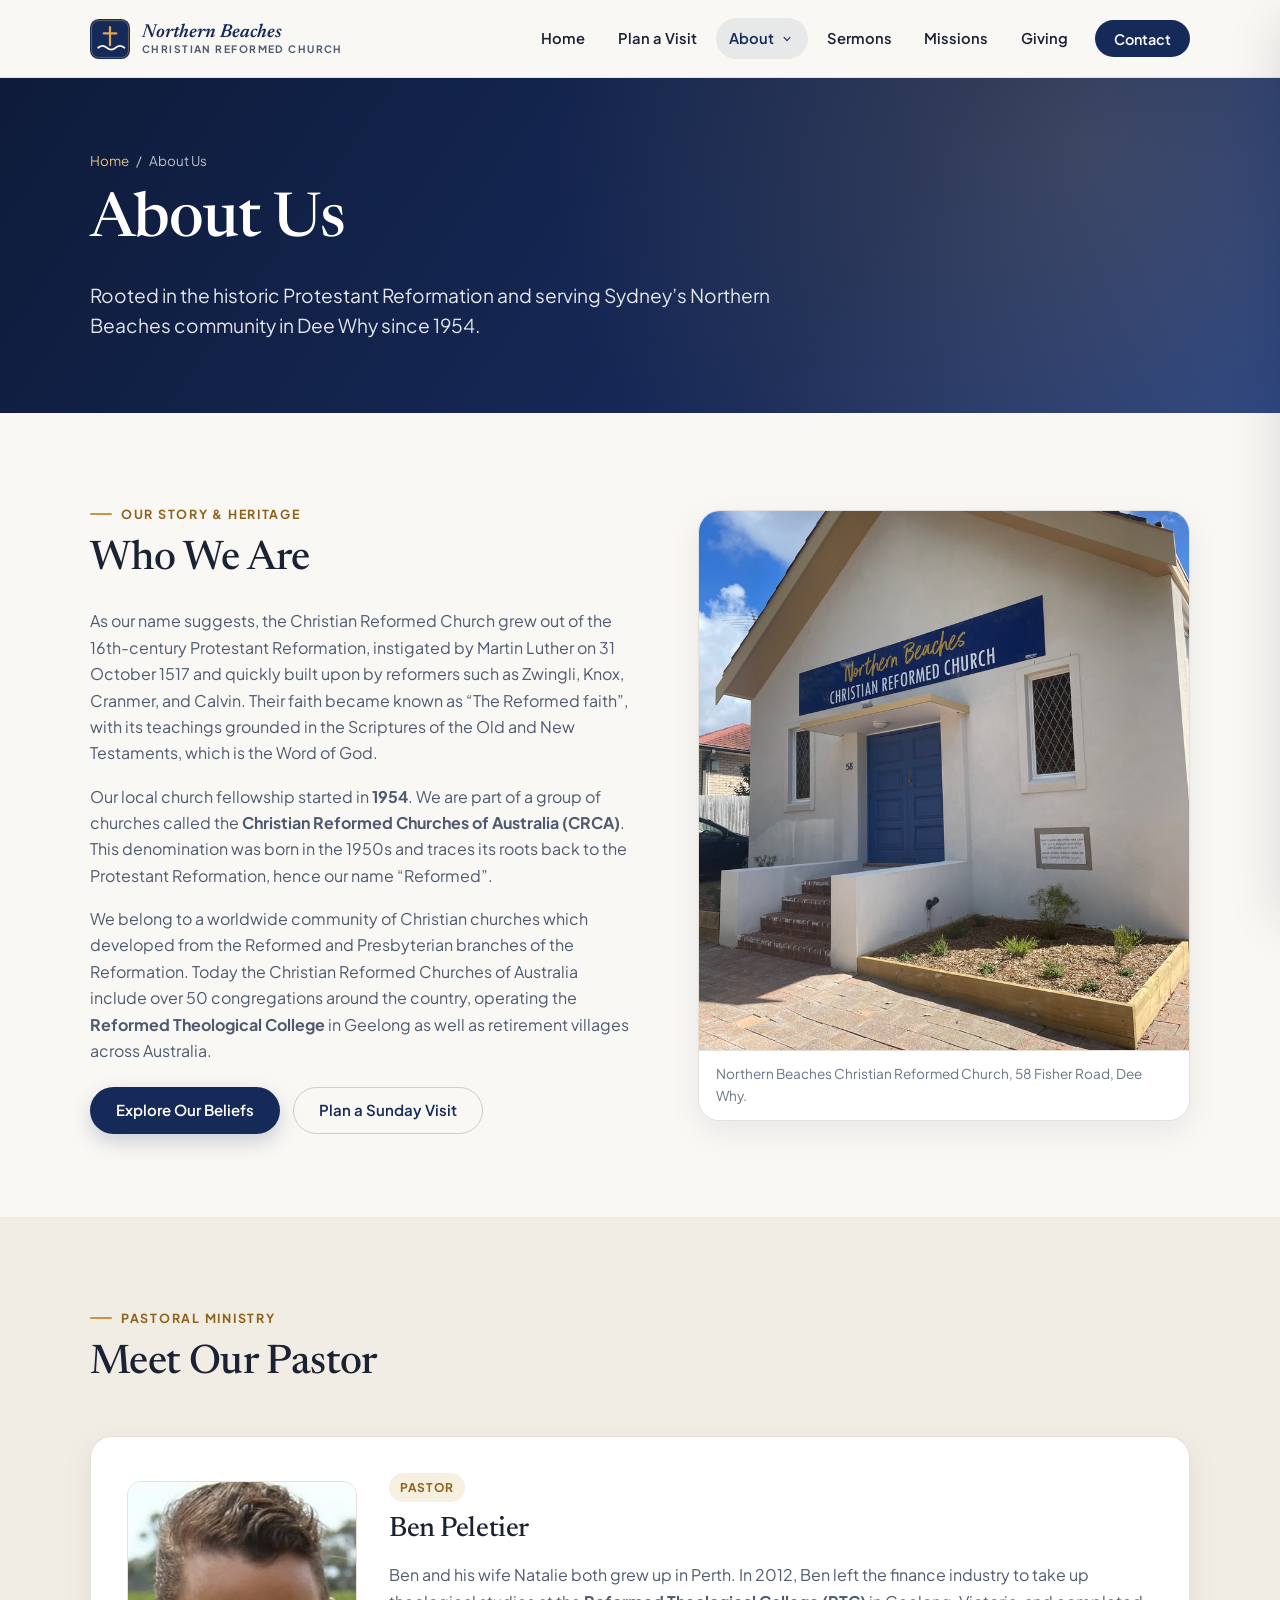
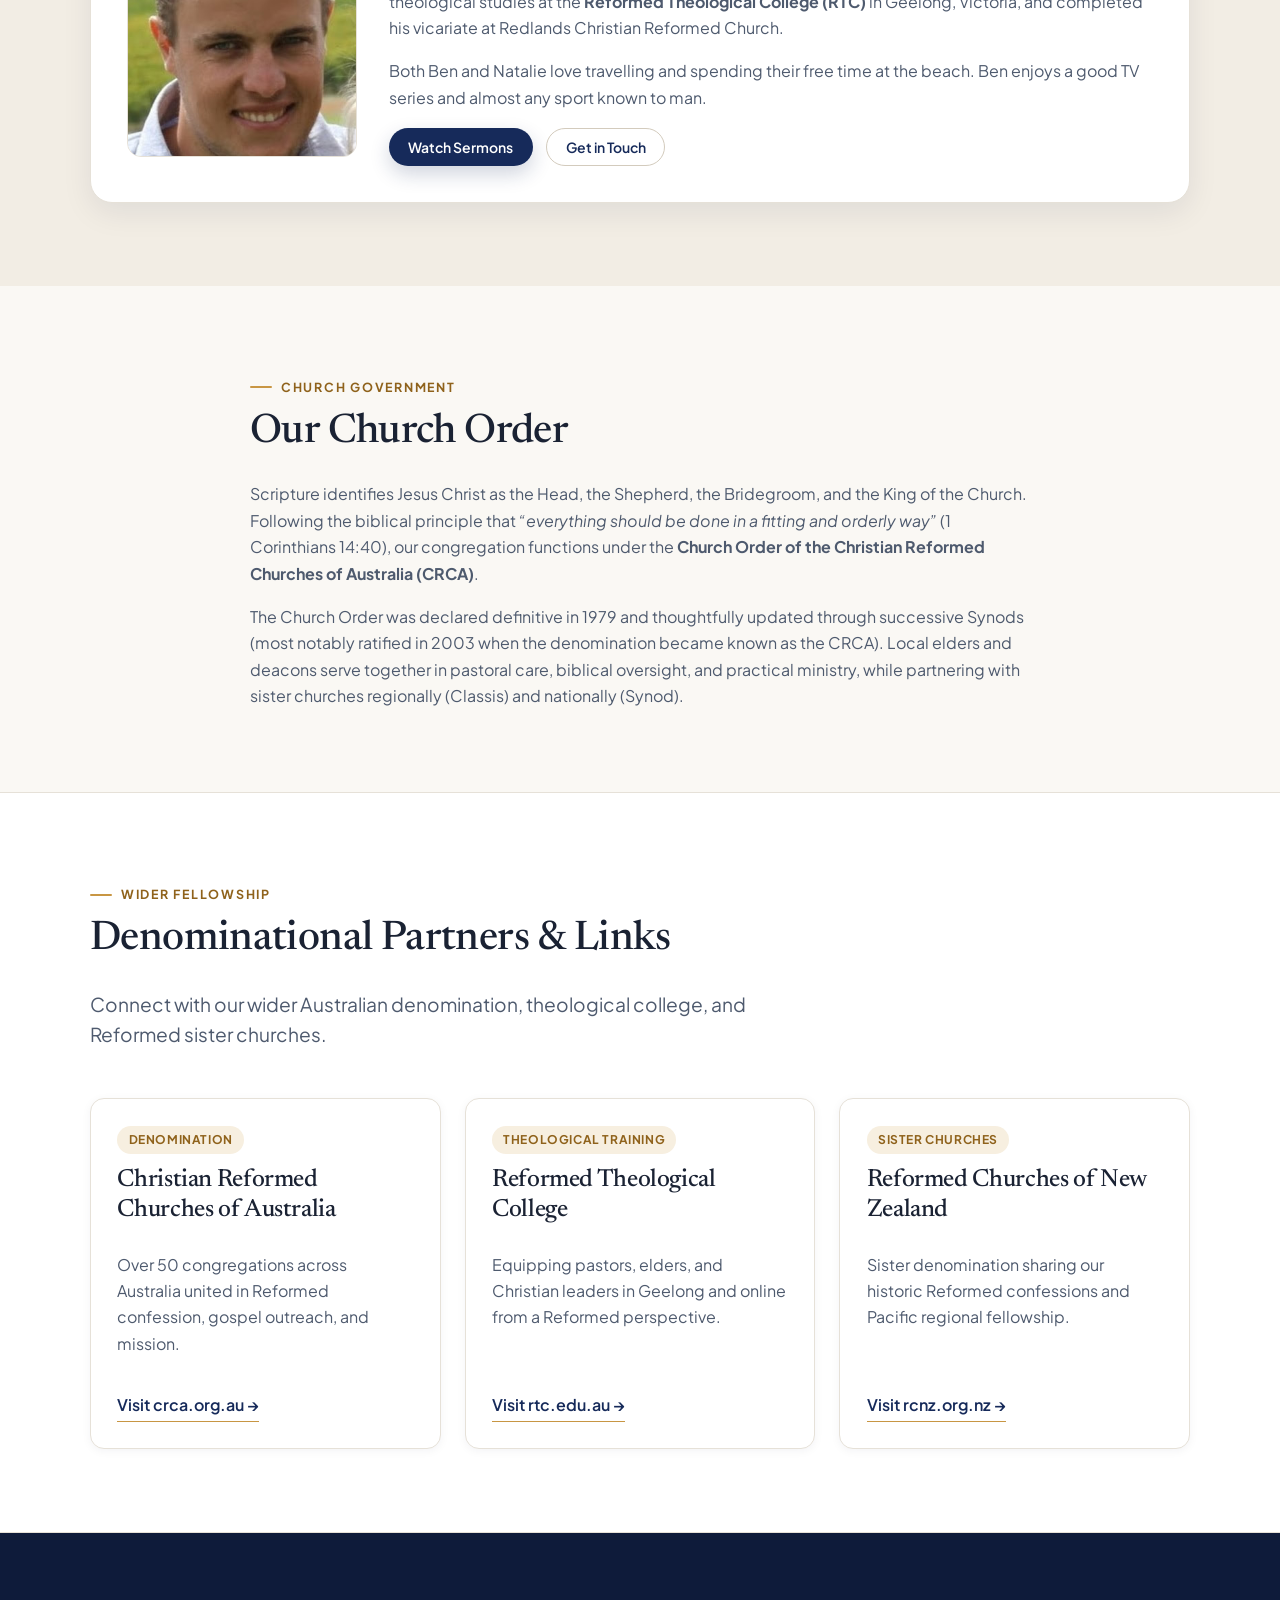
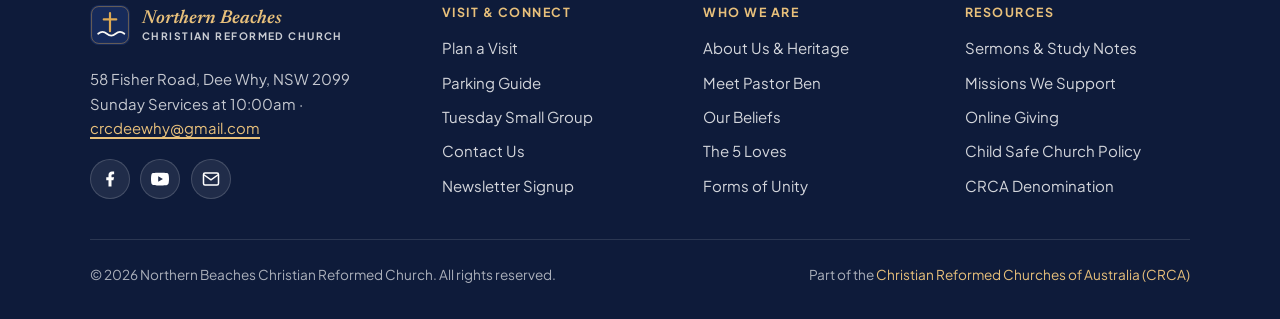
<file: about.html>
<!DOCTYPE html>
<html lang="en">
<head>
  <meta charset="utf-8">
  <meta name="viewport" content="width=device-width, initial-scale=1.0">
  <title>About Us &amp; Pastor | Northern Beaches Christian Reformed Church</title>
  <meta name="description" content="Our Reformation heritage, local story in Dee Why since 1954, Pastor Ben Peletier, church order, and fellowship within the Christian Reformed Churches of Australia.">
  <link rel="icon" type="image/svg+xml" href="assets/images/favicon.svg">
  <link rel="preconnect" href="https://fonts.googleapis.com">
  <link rel="preconnect" href="https://fonts.gstatic.com" crossorigin>
  <link href="https://fonts.googleapis.com/css2?family=Newsreader:ital,opsz,wght@0,6..72,400;0,6..72,500;0,6..72,600;1,6..72,400;1,6..72,600&family=Plus+Jakarta+Sans:wght@400;500;600;700&display=swap" rel="stylesheet">
  <link rel="stylesheet" href="css/styles.css">
</head>
<body>
  <a class="skip-link" href="#main-content">Skip to main content</a>

  <header class="site-header" role="banner">
    <div class="container header-inner">
      <a class="brand" href="index.html" aria-label="Northern Beaches Christian Reformed Church Home">
        <svg class="brand-icon" viewBox="0 0 64 64" fill="none" aria-hidden="true">
          <rect width="64" height="64" rx="14" fill="#162A5A"/>
          <rect x="2.5" y="2.5" width="59" height="59" rx="11.5" stroke="#DDA954" stroke-opacity="0.45" stroke-width="1.5"/>
          <path d="M32 13v29M22 23h20" stroke="#DDA954" stroke-width="3.5" stroke-linecap="round"/>
          <path d="M13 46c4.5-3.8 9.5-3.8 14 0s9.5 3.8 14 0 9.5-3.8 14 0" stroke="#FAF8F4" stroke-width="2.75" stroke-linecap="round"/>
        </svg>
        <span class="brand-text">
          <span class="brand-script">Northern Beaches</span>
          <span class="brand-sub">Christian Reformed Church</span>
        </span>
      </a>

      <nav class="site-nav" aria-label="Primary Navigation">
        <ul class="nav-list">
          <li><a class="nav-link" href="index.html">Home</a></li>
          <li><a class="nav-link" href="visit.html">Plan a Visit</a></li>
          <li class="nav-dropdown">
            <button class="dropdown-toggle" type="button" aria-expanded="false" aria-haspopup="true" aria-current="page">
              About
              <svg class="dropdown-chevron" viewBox="0 0 20 20" fill="currentColor" aria-hidden="true"><path fill-rule="evenodd" d="M5.23 7.21a.75.75 0 011.06.02L10 11.168l3.71-3.938a.75.75 0 111.08 1.04l-4.25 4.5a.75.75 0 01-1.08 0l-4.25-4.5a.75.75 0 01.02-1.06z" clip-rule="evenodd"/></svg>
            </button>
            <ul class="dropdown-menu">
              <li><a href="about.html" aria-current="page">About Us &amp; Pastor</a></li>
              <li><a href="beliefs.html">Our Beliefs</a></li>
              <li><a href="beliefs.html#five-loves">The 5 Loves</a></li>
              <li><a href="beliefs.html#forms-of-unity">Forms of Unity</a></li>
              <li><a href="safe-church.html">Child Safe Church</a></li>
            </ul>
          </li>
          <li><a class="nav-link" href="sermons.html">Sermons</a></li>
          <li><a class="nav-link" href="missions.html">Missions</a></li>
          <li><a class="nav-link" href="giving.html">Giving</a></li>
          <li><a class="nav-cta" href="contact.html">Contact</a></li>
        </ul>
      </nav>

      <button class="menu-toggle" id="menu-toggle" type="button" aria-label="Open navigation menu" aria-expanded="false" aria-controls="mobile-drawer">
        <svg width="24" height="24" viewBox="0 0 24 24" fill="none" stroke="currentColor" stroke-width="2" stroke-linecap="round" aria-hidden="true"><path d="M4 7h16M4 12h16M4 17h16"/></svg>
      </button>
    </div>
  </header>

  <div class="mobile-backdrop" id="mobile-backdrop"></div>
  <aside class="mobile-drawer" id="mobile-drawer" aria-label="Mobile Navigation" aria-hidden="true">
    <div class="mobile-drawer-header">
      <span class="brand">
        <span class="brand-text">
          <span class="brand-script">Northern Beaches</span>
          <span class="brand-sub">Christian Reformed Church</span>
        </span>
      </span>
      <button class="mobile-drawer-close" id="mobile-drawer-close" type="button" aria-label="Close navigation menu">
        <svg width="20" height="20" viewBox="0 0 24 24" fill="none" stroke="currentColor" stroke-width="2" stroke-linecap="round" aria-hidden="true"><path d="M6 6l12 12M18 6L6 18"/></svg>
      </button>
    </div>
    <ul class="mobile-nav-list">
      <li><a href="index.html">Home</a></li>
      <li><a href="visit.html">Plan a Visit</a></li>
      <li>
        <a href="about.html" aria-current="page">About Us &amp; Pastor</a>
        <ul class="mobile-subnav">
          <li><a href="beliefs.html">Our Beliefs</a></li>
          <li><a href="beliefs.html#five-loves">The 5 Loves</a></li>
          <li><a href="beliefs.html#forms-of-unity">Forms of Unity</a></li>
          <li><a href="safe-church.html">Child Safe Church</a></li>
        </ul>
      </li>
      <li><a href="sermons.html">Sermons &amp; Study Notes</a></li>
      <li><a href="missions.html">Missions</a></li>
      <li><a href="giving.html">Giving</a></li>
      <li><a href="contact.html">Contact Us</a></li>
    </ul>
  </aside>

  <main id="main-content">
    <section class="page-banner">
      <div class="container">
        <nav class="breadcrumbs" aria-label="Breadcrumb">
          <a href="index.html">Home</a>
          <span aria-hidden="true">/</span>
          <span>About Us</span>
        </nav>
        <h1>About Us</h1>
        <p class="lead">Rooted in the historic Protestant Reformation and serving Sydney&rsquo;s Northern Beaches community in Dee Why since 1954.</p>
      </div>
    </section>

    <!-- Story & Heritage -->
    <section class="section">
      <div class="container split">
        <div class="reveal">
          <span class="eyebrow">Our Story &amp; Heritage</span>
          <h2>Who We Are</h2>
          <p>As our name suggests, the Christian Reformed Church grew out of the 16th-century Protestant Reformation, instigated by Martin Luther on 31 October 1517 and quickly built upon by reformers such as Zwingli, Knox, Cranmer, and Calvin. Their faith became known as &ldquo;The Reformed faith&rdquo;, with its teachings grounded in the Scriptures of the Old and New Testaments, which is the Word of God.</p>
          <p>Our local church fellowship started in <strong>1954</strong>. We are part of a group of churches called the <strong>Christian Reformed Churches of Australia (CRCA)</strong>. This denomination was born in the 1950s and traces its roots back to the Protestant Reformation, hence our name &ldquo;Reformed&rdquo;.</p>
          <p>We belong to a worldwide community of Christian churches which developed from the Reformed and Presbyterian branches of the Reformation. Today the Christian Reformed Churches of Australia include over 50 congregations around the country, operating the <strong>Reformed Theological College</strong> in Geelong as well as retirement villages across Australia.</p>
          <div class="btn-group" style="margin-top: 1.4rem;">
            <a class="btn btn-navy" href="beliefs.html">Explore Our Beliefs</a>
            <a class="btn btn-outline" href="visit.html">Plan a Sunday Visit</a>
          </div>
        </div>
        <div class="media-frame media-frame--tall reveal">
          <img src="assets/images/church-building.jpg" alt="Front facade of Northern Beaches Christian Reformed Church at 58 Fisher Road, Dee Why" width="800" height="1067" loading="lazy">
          <div class="media-caption">Northern Beaches Christian Reformed Church, 58 Fisher Road, Dee Why.</div>
        </div>
      </div>
    </section>

    <!-- Meet Pastor Ben -->
    <section class="section section--warm" id="pastor">
      <div class="container">
        <div class="section-header reveal">
          <span class="eyebrow">Pastoral Ministry</span>
          <h2>Meet Our Pastor</h2>
        </div>

        <article class="pastor-card reveal">
          <div class="pastor-portrait">
            <img src="assets/images/pastor-ben.jpg" alt="Portrait of Pastor Ben Peletier" width="335" height="565" loading="lazy">
          </div>
          <div>
            <span class="card-badge">Pastor</span>
            <h3 style="margin-top: 0.65rem; font-size: 1.75rem;">Ben Peletier</h3>
            <p>Ben and his wife Natalie both grew up in Perth. In 2012, Ben left the finance industry to take up theological studies at the <strong>Reformed Theological College (RTC)</strong> in Geelong, Victoria, and completed his vicariate at Redlands Christian Reformed Church.</p>
            <p>Both Ben and Natalie love travelling and spending their free time at the beach. Ben enjoys a good TV series and almost any sport known to man.</p>
            <div class="btn-group" style="margin-top: 1rem;">
              <a class="btn btn-navy btn-sm" href="sermons.html">Watch Sermons</a>
              <a class="btn btn-outline btn-sm" href="contact.html">Get in Touch</a>
            </div>
          </div>
        </article>
      </div>
    </section>

    <!-- Church Order & Governance -->
    <section class="section">
      <div class="container container--narrow reveal">
        <span class="eyebrow">Church Government</span>
        <h2>Our Church Order</h2>
        <p>Scripture identifies Jesus Christ as the Head, the Shepherd, the Bridegroom, and the King of the Church. Following the biblical principle that <em>&ldquo;everything should be done in a fitting and orderly way&rdquo;</em> (1 Corinthians 14:40), our congregation functions under the <strong>Church Order of the Christian Reformed Churches of Australia (CRCA)</strong>.</p>
        <p>The Church Order was declared definitive in 1979 and thoughtfully updated through successive Synods (most notably ratified in 2003 when the denomination became known as the CRCA). Local elders and deacons serve together in pastoral care, biblical oversight, and practical ministry, while partnering with sister churches regionally (Classis) and nationally (Synod).</p>
      </div>
    </section>

    <!-- Denominational Links -->
    <section class="section section--surface">
      <div class="container">
        <div class="section-header reveal">
          <span class="eyebrow">Wider Fellowship</span>
          <h2>Denominational Partners &amp; Links</h2>
          <p class="lead">Connect with our wider Australian denomination, theological college, and Reformed sister churches.</p>
        </div>

        <div class="cards-grid reveal">
          <article class="card">
            <span class="card-badge">Denomination</span>
            <h3>Christian Reformed Churches of Australia</h3>
            <p>Over 50 congregations across Australia united in Reformed confession, gospel outreach, and mission.</p>
            <div class="card-footer"><a class="text-link" href="https://www.crca.org.au/" target="_blank" rel="noopener noreferrer">Visit crca.org.au &rarr;</a></div>
          </article>

          <article class="card">
            <span class="card-badge">Theological Training</span>
            <h3>Reformed Theological College</h3>
            <p>Equipping pastors, elders, and Christian leaders in Geelong and online from a Reformed perspective.</p>
            <div class="card-footer"><a class="text-link" href="https://www.rtc.edu.au/" target="_blank" rel="noopener noreferrer">Visit rtc.edu.au &rarr;</a></div>
          </article>

          <article class="card">
            <span class="card-badge">Sister Churches</span>
            <h3>Reformed Churches of New Zealand</h3>
            <p>Sister denomination sharing our historic Reformed confessions and Pacific regional fellowship.</p>
            <div class="card-footer"><a class="text-link" href="https://www.rcnz.org.nz/" target="_blank" rel="noopener noreferrer">Visit rcnz.org.nz &rarr;</a></div>
          </article>
        </div>
      </div>
    </section>
  </main>

  <footer class="site-footer">
    <div class="container">
      <div class="footer-grid">
        <div class="footer-brand">
          <a class="brand" href="index.html">
            <svg class="brand-icon" viewBox="0 0 64 64" fill="none" aria-hidden="true">
              <rect width="64" height="64" rx="14" fill="#162A5A"/>
              <rect x="2.5" y="2.5" width="59" height="59" rx="11.5" stroke="#DDA954" stroke-opacity="0.45" stroke-width="1.5"/>
              <path d="M32 13v29M22 23h20" stroke="#DDA954" stroke-width="3.5" stroke-linecap="round"/>
              <path d="M13 46c4.5-3.8 9.5-3.8 14 0s9.5 3.8 14 0 9.5-3.8 14 0" stroke="#FAF8F4" stroke-width="2.75" stroke-linecap="round"/>
            </svg>
            <span class="brand-text">
              <span class="brand-script">Northern Beaches</span>
              <span class="brand-sub">Christian Reformed Church</span>
            </span>
          </a>
          <p class="footer-desc">58 Fisher Road, Dee Why, NSW 2099<br>Sunday Services at 10:00am &middot; <a href="mailto:crcdeewhy@gmail.com" style="color: var(--gold-300);">crcdeewhy@gmail.com</a></p>
          <div class="social-row">
            <a class="social-btn" href="https://www.facebook.com/crcdeewhy" target="_blank" rel="noopener noreferrer" aria-label="Facebook">
              <svg width="18" height="18" viewBox="0 0 24 24" fill="currentColor" aria-hidden="true"><path d="M14 13.5h2.5l1-4H14v-2c0-1.03 0-2 2-2h1.5V2.14c-.326-.043-1.557-.14-2.857-.14C11.928 2 10 3.657 10 6.7v2.8H7v4h3V22h4v-8.5z"/></svg>
            </a>
            <a class="social-btn" href="https://www.youtube.com/@northernbeacheschristianre4875" target="_blank" rel="noopener noreferrer" aria-label="YouTube">
              <svg width="18" height="18" viewBox="0 0 24 24" fill="currentColor" aria-hidden="true"><path d="M23.5 6.2a3 3 0 00-2.1-2.1C19.5 3.5 12 3.5 12 3.5s-7.5 0-9.4.6A3 3 0 00.5 6.2 31.2 31.2 0 000 12a31.2 31.2 0 00.5 5.8 3 3 0 002.1 2.1c1.9.6 9.4.6 9.4.6s7.5 0 9.4-.6a3 3 0 002.1-2.1A31.2 31.2 0 0024 12a31.2 31.2 0 00-.5-5.8zM9.6 15.6V8.4l6.3 3.6-6.3 3.6z"/></svg>
            </a>
            <a class="social-btn" href="mailto:crcdeewhy@gmail.com" aria-label="Email Church">
              <svg width="18" height="18" viewBox="0 0 24 24" fill="none" stroke="currentColor" stroke-width="2" aria-hidden="true"><rect x="2" y="4" width="20" height="16" rx="2"/><path d="M22 6l-10 7L2 6"/></svg>
            </a>
          </div>
        </div>

        <div>
          <h3 class="footer-heading">Visit &amp; Connect</h3>
          <ul class="footer-links">
            <li><a href="visit.html">Plan a Visit</a></li>
            <li><a href="visit.html#parking">Parking Guide</a></li>
            <li><a href="visit.html#church-life">Tuesday Small Group</a></li>
            <li><a href="contact.html">Contact Us</a></li>
            <li><a href="contact.html#newsletter">Newsletter Signup</a></li>
          </ul>
        </div>

        <div>
          <h3 class="footer-heading">Who We Are</h3>
          <ul class="footer-links">
            <li><a href="about.html">About Us &amp; Heritage</a></li>
            <li><a href="about.html#pastor">Meet Pastor Ben</a></li>
            <li><a href="beliefs.html">Our Beliefs</a></li>
            <li><a href="beliefs.html#five-loves">The 5 Loves</a></li>
            <li><a href="beliefs.html#forms-of-unity">Forms of Unity</a></li>
          </ul>
        </div>

        <div>
          <h3 class="footer-heading">Resources</h3>
          <ul class="footer-links">
            <li><a href="sermons.html">Sermons &amp; Study Notes</a></li>
            <li><a href="missions.html">Missions We Support</a></li>
            <li><a href="giving.html">Online Giving</a></li>
            <li><a href="safe-church.html">Child Safe Church Policy</a></li>
            <li><a href="https://www.crca.org.au/" target="_blank" rel="noopener noreferrer">CRCA Denomination</a></li>
          </ul>
        </div>
      </div>

      <div class="footer-bottom">
        <span>&copy; 2026 Northern Beaches Christian Reformed Church. All rights reserved.</span>
        <span>Part of the <a href="https://www.crca.org.au/" target="_blank" rel="noopener noreferrer">Christian Reformed Churches of Australia (CRCA)</a></span>
      </div>
    </div>
  </footer>

  <script src="js/main.js"></script>
</body>
</html>
</file>
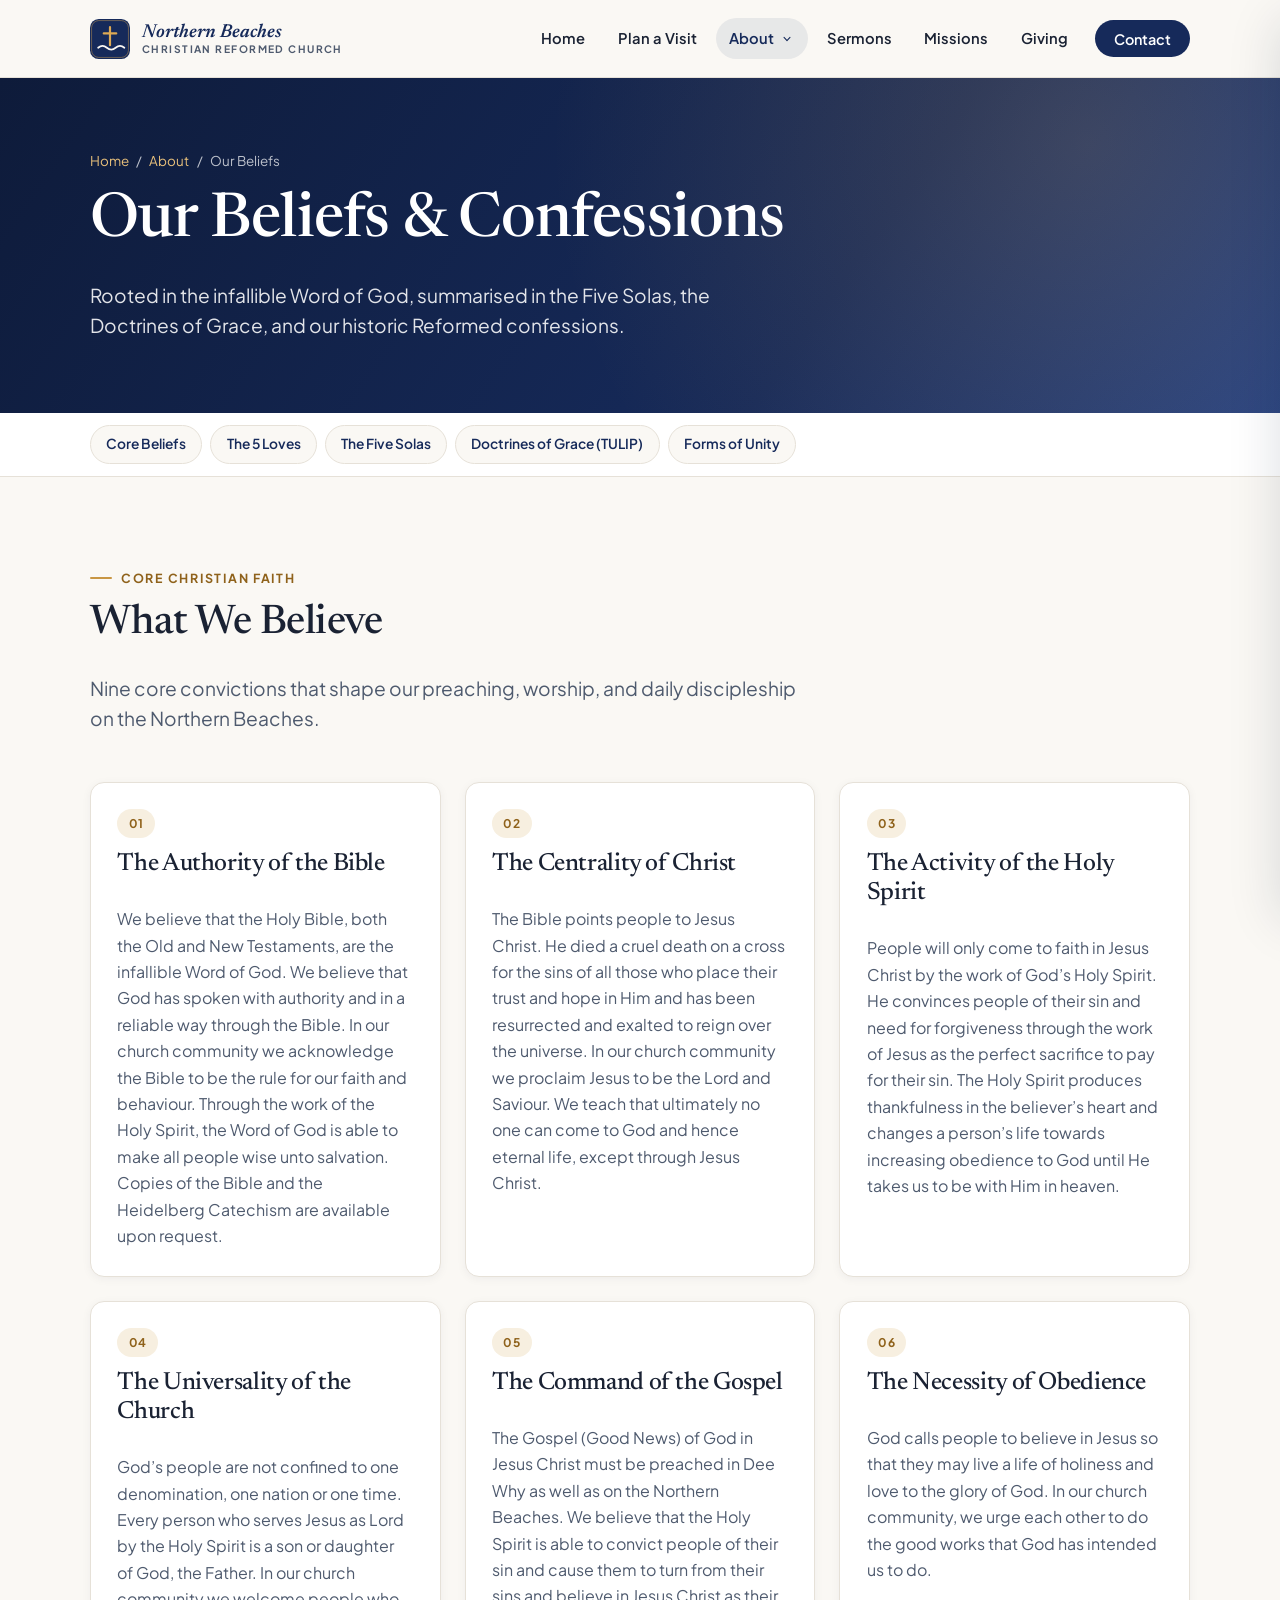
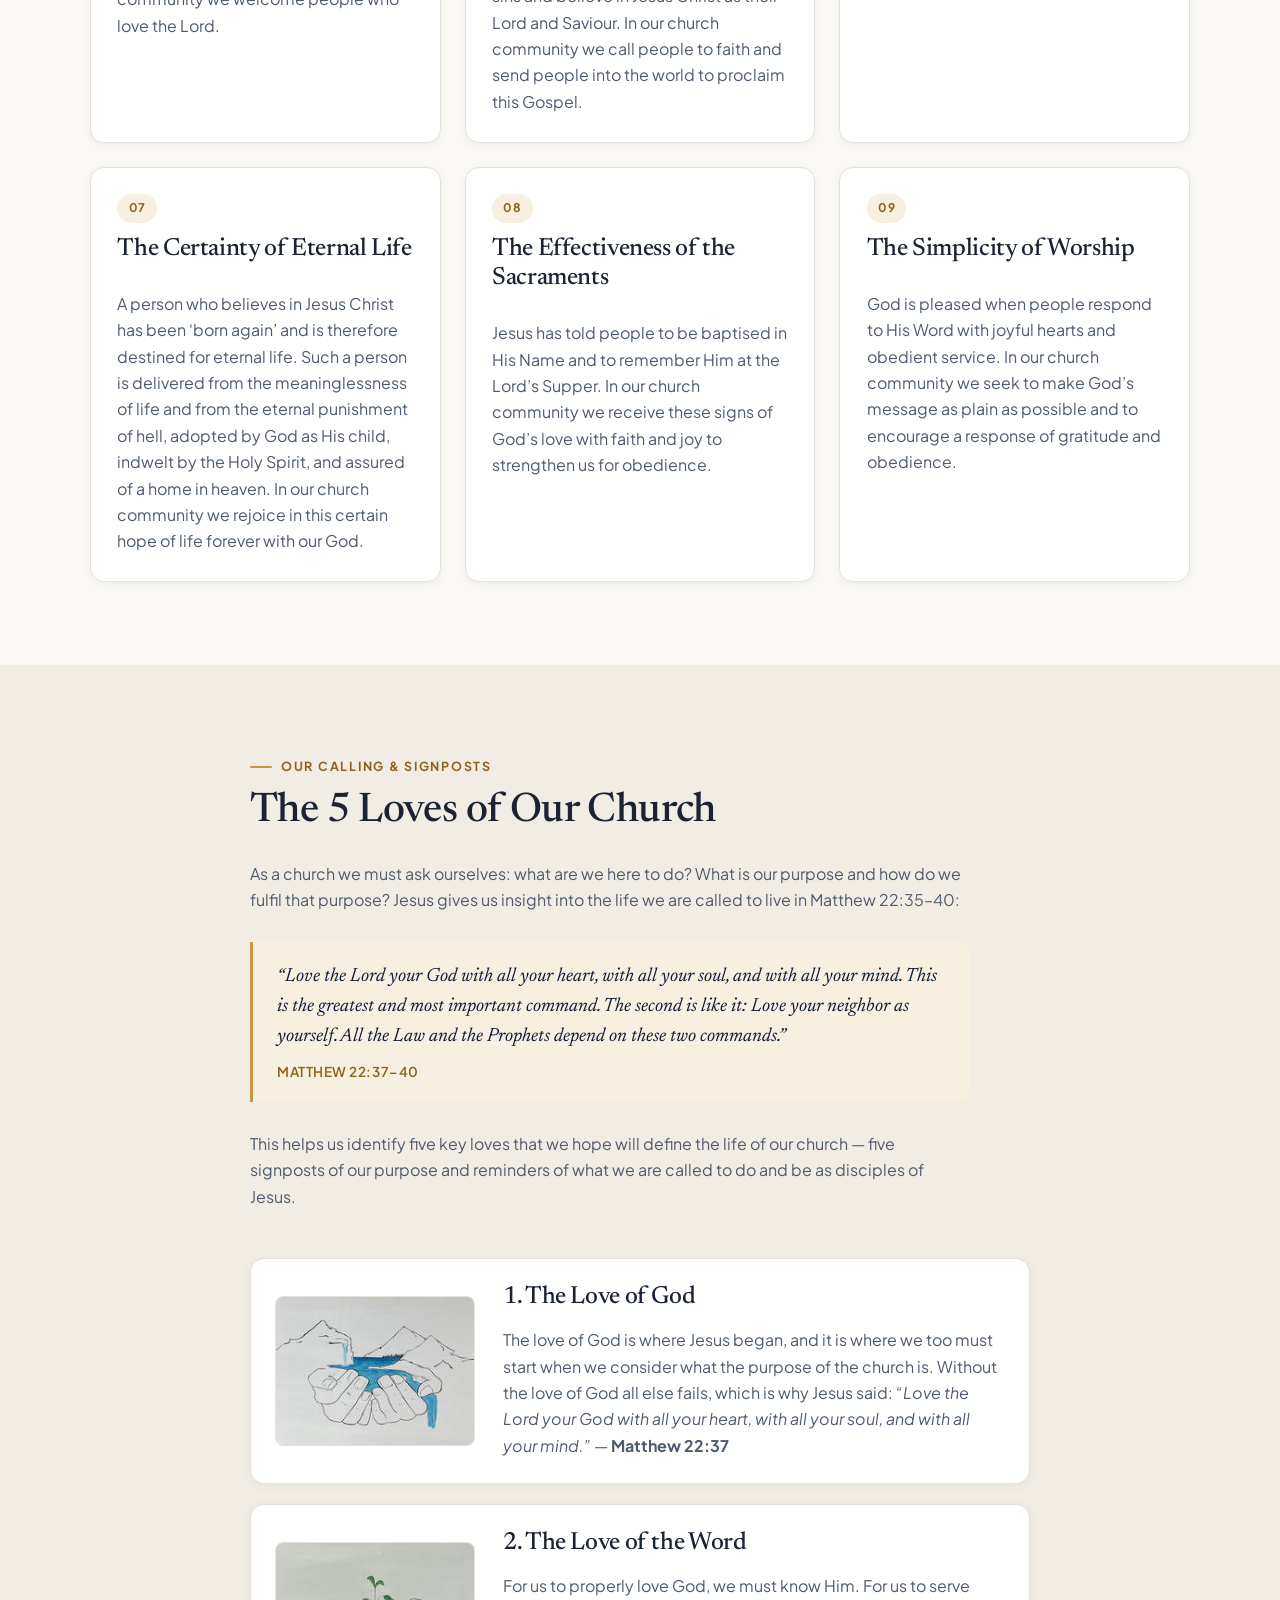
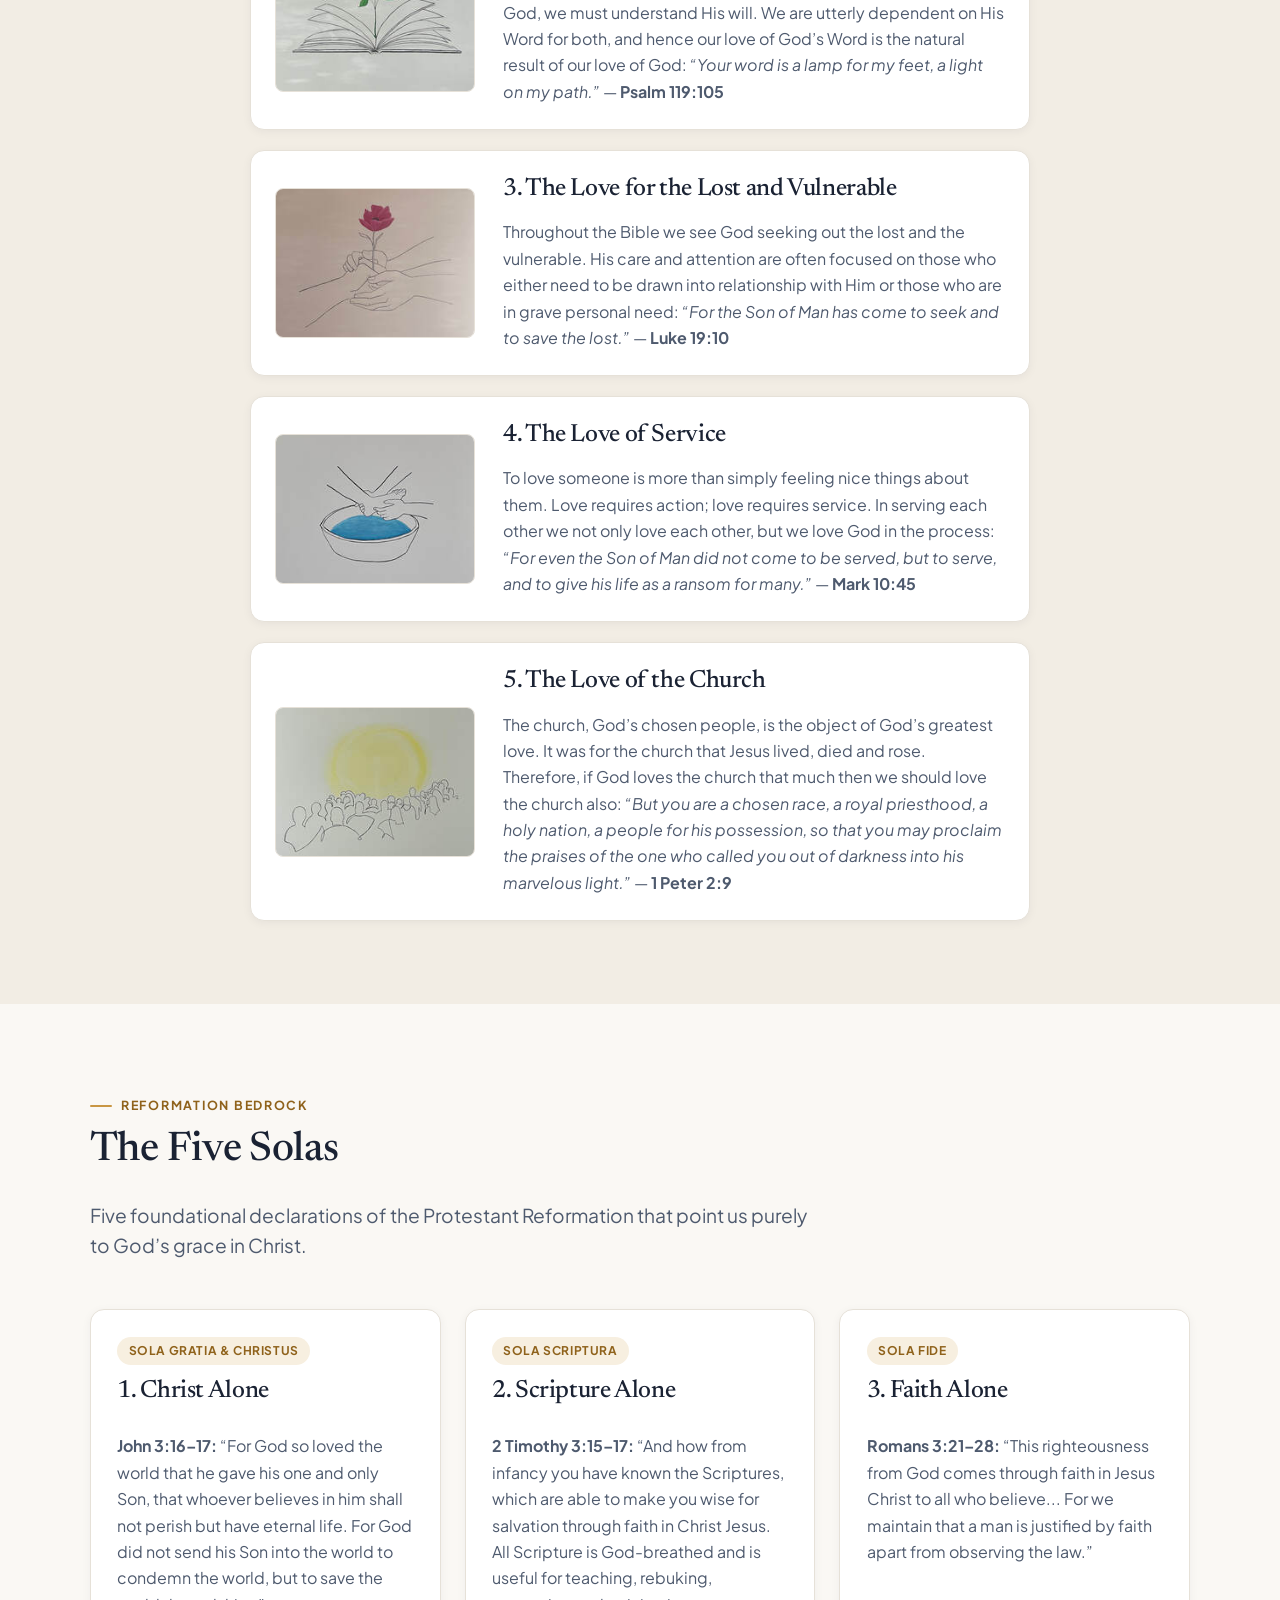
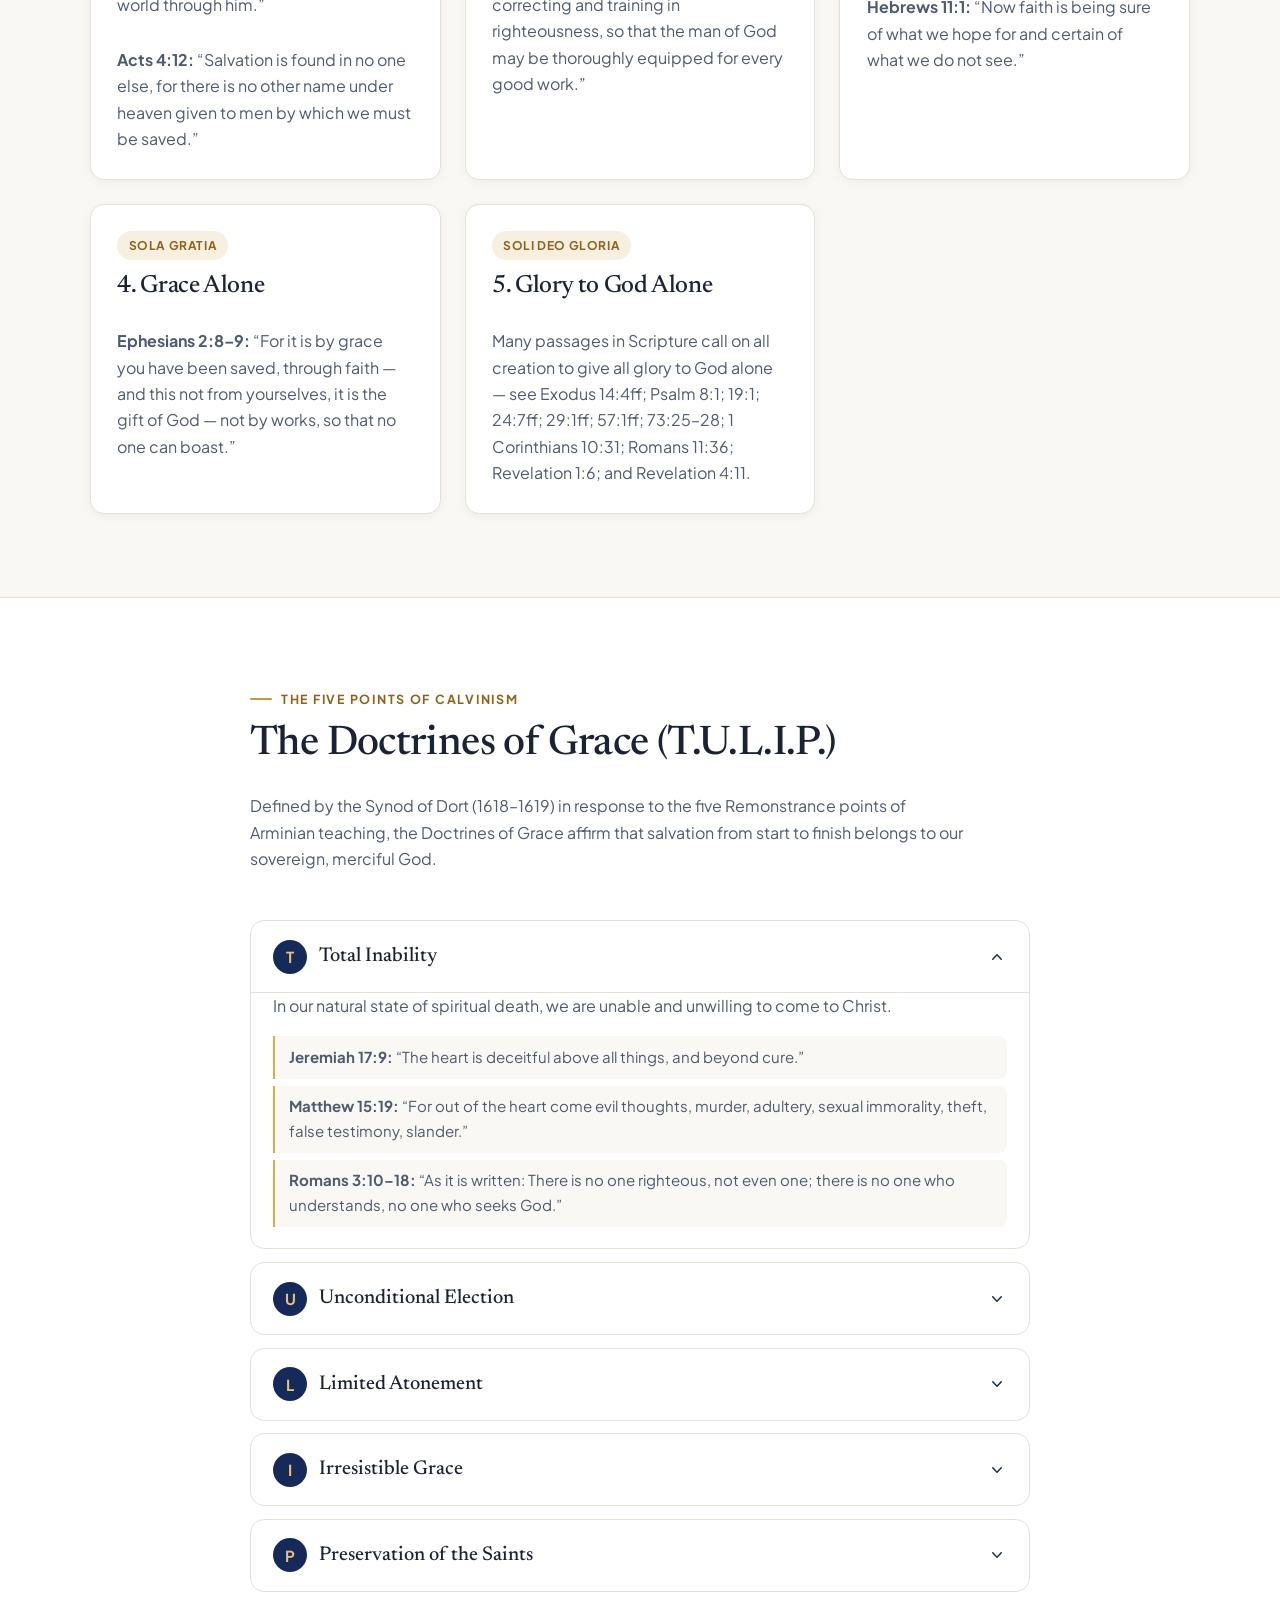
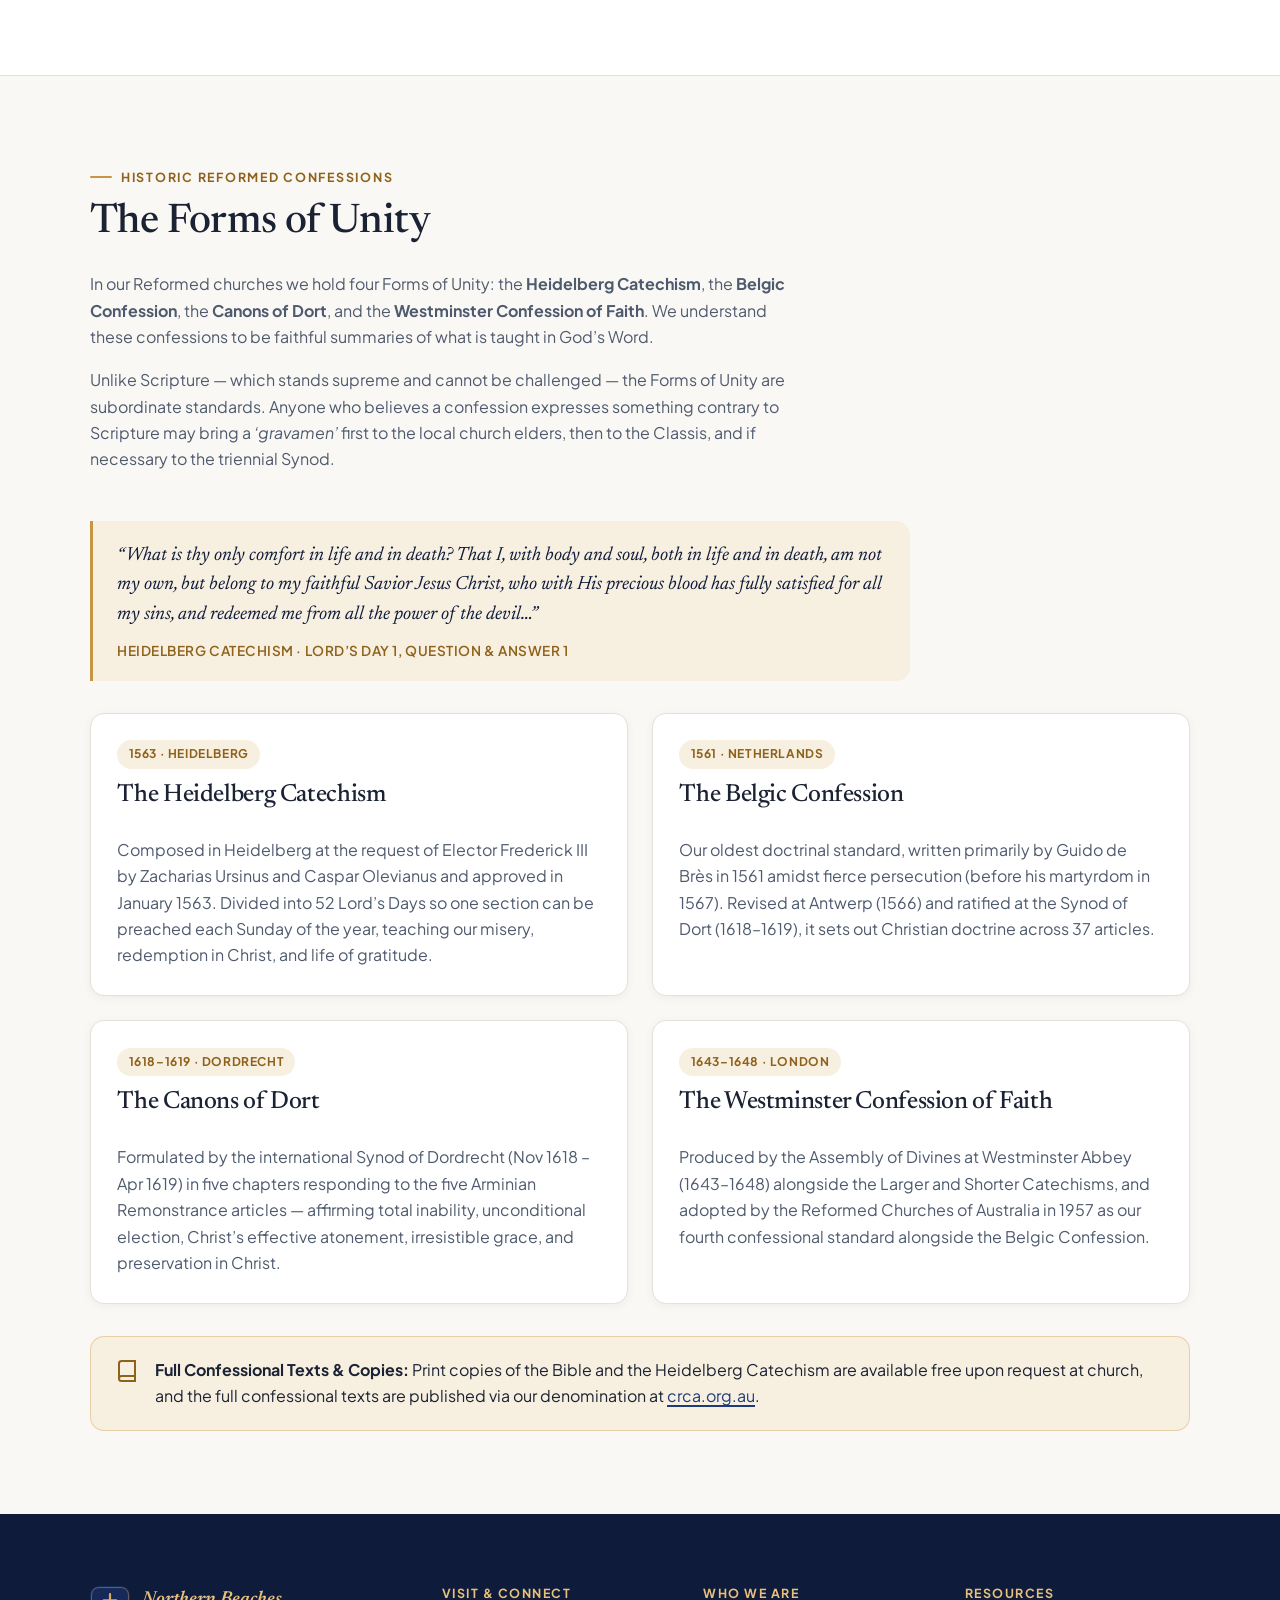
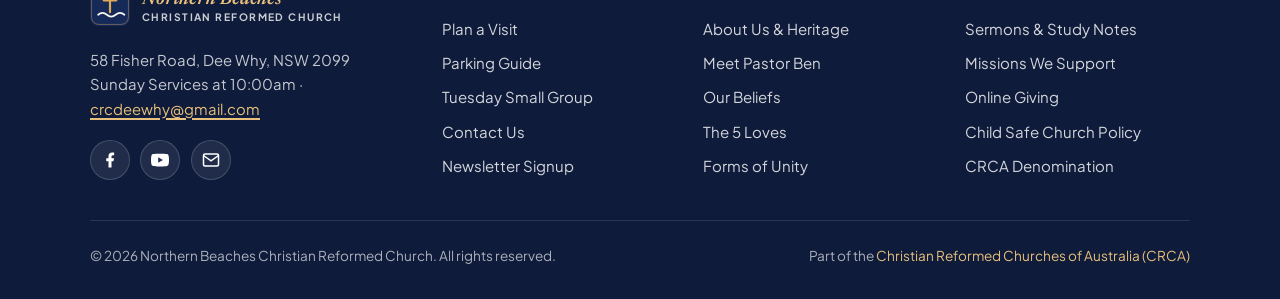
<file: beliefs.html>
<!DOCTYPE html>
<html lang="en">
<head>
  <meta charset="utf-8">
  <meta name="viewport" content="width=device-width, initial-scale=1.0">
  <title>Our Beliefs &amp; Confessions | Northern Beaches Christian Reformed Church</title>
  <meta name="description" content="Core Reformed Christian beliefs, the 5 Loves of the Church, the Five Solas, the Doctrines of Grace (TULIP), and our Forms of Unity confessions.">
  <link rel="icon" type="image/svg+xml" href="assets/images/favicon.svg">
  <link rel="preconnect" href="https://fonts.googleapis.com">
  <link rel="preconnect" href="https://fonts.gstatic.com" crossorigin>
  <link href="https://fonts.googleapis.com/css2?family=Newsreader:ital,opsz,wght@0,6..72,400;0,6..72,500;0,6..72,600;1,6..72,400;1,6..72,600&family=Plus+Jakarta+Sans:wght@400;500;600;700&display=swap" rel="stylesheet">
  <link rel="stylesheet" href="css/styles.css">
</head>
<body>
  <a class="skip-link" href="#main-content">Skip to main content</a>

  <header class="site-header" role="banner">
    <div class="container header-inner">
      <a class="brand" href="index.html" aria-label="Northern Beaches Christian Reformed Church Home">
        <svg class="brand-icon" viewBox="0 0 64 64" fill="none" aria-hidden="true">
          <rect width="64" height="64" rx="14" fill="#162A5A"/>
          <rect x="2.5" y="2.5" width="59" height="59" rx="11.5" stroke="#DDA954" stroke-opacity="0.45" stroke-width="1.5"/>
          <path d="M32 13v29M22 23h20" stroke="#DDA954" stroke-width="3.5" stroke-linecap="round"/>
          <path d="M13 46c4.5-3.8 9.5-3.8 14 0s9.5 3.8 14 0 9.5-3.8 14 0" stroke="#FAF8F4" stroke-width="2.75" stroke-linecap="round"/>
        </svg>
        <span class="brand-text">
          <span class="brand-script">Northern Beaches</span>
          <span class="brand-sub">Christian Reformed Church</span>
        </span>
      </a>

      <nav class="site-nav" aria-label="Primary Navigation">
        <ul class="nav-list">
          <li><a class="nav-link" href="index.html">Home</a></li>
          <li><a class="nav-link" href="visit.html">Plan a Visit</a></li>
          <li class="nav-dropdown">
            <button class="dropdown-toggle" type="button" aria-expanded="false" aria-haspopup="true" aria-current="page">
              About
              <svg class="dropdown-chevron" viewBox="0 0 20 20" fill="currentColor" aria-hidden="true"><path fill-rule="evenodd" d="M5.23 7.21a.75.75 0 011.06.02L10 11.168l3.71-3.938a.75.75 0 111.08 1.04l-4.25 4.5a.75.75 0 01-1.08 0l-4.25-4.5a.75.75 0 01.02-1.06z" clip-rule="evenodd"/></svg>
            </button>
            <ul class="dropdown-menu">
              <li><a href="about.html">About Us &amp; Pastor</a></li>
              <li><a href="beliefs.html" aria-current="page">Our Beliefs</a></li>
              <li><a href="beliefs.html#five-loves">The 5 Loves</a></li>
              <li><a href="beliefs.html#forms-of-unity">Forms of Unity</a></li>
              <li><a href="safe-church.html">Child Safe Church</a></li>
            </ul>
          </li>
          <li><a class="nav-link" href="sermons.html">Sermons</a></li>
          <li><a class="nav-link" href="missions.html">Missions</a></li>
          <li><a class="nav-link" href="giving.html">Giving</a></li>
          <li><a class="nav-cta" href="contact.html">Contact</a></li>
        </ul>
      </nav>

      <button class="menu-toggle" id="menu-toggle" type="button" aria-label="Open navigation menu" aria-expanded="false" aria-controls="mobile-drawer">
        <svg width="24" height="24" viewBox="0 0 24 24" fill="none" stroke="currentColor" stroke-width="2" stroke-linecap="round" aria-hidden="true"><path d="M4 7h16M4 12h16M4 17h16"/></svg>
      </button>
    </div>
  </header>

  <div class="mobile-backdrop" id="mobile-backdrop"></div>
  <aside class="mobile-drawer" id="mobile-drawer" aria-label="Mobile Navigation" aria-hidden="true">
    <div class="mobile-drawer-header">
      <span class="brand">
        <span class="brand-text">
          <span class="brand-script">Northern Beaches</span>
          <span class="brand-sub">Christian Reformed Church</span>
        </span>
      </span>
      <button class="mobile-drawer-close" id="mobile-drawer-close" type="button" aria-label="Close navigation menu">
        <svg width="20" height="20" viewBox="0 0 24 24" fill="none" stroke="currentColor" stroke-width="2" stroke-linecap="round" aria-hidden="true"><path d="M6 6l12 12M18 6L6 18"/></svg>
      </button>
    </div>
    <ul class="mobile-nav-list">
      <li><a href="index.html">Home</a></li>
      <li><a href="visit.html">Plan a Visit</a></li>
      <li>
        <a href="about.html">About Us &amp; Pastor</a>
        <ul class="mobile-subnav">
          <li><a href="beliefs.html" aria-current="page">Our Beliefs</a></li>
          <li><a href="beliefs.html#five-loves">The 5 Loves</a></li>
          <li><a href="beliefs.html#forms-of-unity">Forms of Unity</a></li>
          <li><a href="safe-church.html">Child Safe Church</a></li>
        </ul>
      </li>
      <li><a href="sermons.html">Sermons &amp; Study Notes</a></li>
      <li><a href="missions.html">Missions</a></li>
      <li><a href="giving.html">Giving</a></li>
      <li><a href="contact.html">Contact Us</a></li>
    </ul>
  </aside>

  <main id="main-content">
    <section class="page-banner">
      <div class="container">
        <nav class="breadcrumbs" aria-label="Breadcrumb">
          <a href="index.html">Home</a>
          <span aria-hidden="true">/</span>
          <a href="about.html">About</a>
          <span aria-hidden="true">/</span>
          <span>Our Beliefs</span>
        </nav>
        <h1>Our Beliefs &amp; Confessions</h1>
        <p class="lead">Rooted in the infallible Word of God, summarised in the Five Solas, the Doctrines of Grace, and our historic Reformed confessions.</p>
      </div>
    </section>

    <div class="anchor-bar">
      <div class="container anchor-list" role="navigation" aria-label="Beliefs Sections">
        <a class="anchor-pill" href="#core-beliefs">Core Beliefs</a>
        <a class="anchor-pill" href="#five-loves">The 5 Loves</a>
        <a class="anchor-pill" href="#five-solas">The Five Solas</a>
        <a class="anchor-pill" href="#doctrines-of-grace">Doctrines of Grace (TULIP)</a>
        <a class="anchor-pill" href="#forms-of-unity">Forms of Unity</a>
      </div>
    </div>

    <!-- 9 Core Doctrinal Statements -->
    <section class="section" id="core-beliefs">
      <div class="container">
        <div class="section-header reveal">
          <span class="eyebrow">Core Christian Faith</span>
          <h2>What We Believe</h2>
          <p class="lead">Nine core convictions that shape our preaching, worship, and daily discipleship on the Northern Beaches.</p>
        </div>

        <div class="cards-grid reveal">
          <article class="card">
            <span class="card-badge">01</span>
            <h3>The Authority of the Bible</h3>
            <p>We believe that the Holy Bible, both the Old and New Testaments, are the infallible Word of God. We believe that God has spoken with authority and in a reliable way through the Bible. In our church community we acknowledge the Bible to be the rule for our faith and behaviour. Through the work of the Holy Spirit, the Word of God is able to make all people wise unto salvation. Copies of the Bible and the Heidelberg Catechism are available upon request.</p>
          </article>

          <article class="card">
            <span class="card-badge">02</span>
            <h3>The Centrality of Christ</h3>
            <p>The Bible points people to Jesus Christ. He died a cruel death on a cross for the sins of all those who place their trust and hope in Him and has been resurrected and exalted to reign over the universe. In our church community we proclaim Jesus to be the Lord and Saviour. We teach that ultimately no one can come to God and hence eternal life, except through Jesus Christ.</p>
          </article>

          <article class="card">
            <span class="card-badge">03</span>
            <h3>The Activity of the Holy Spirit</h3>
            <p>People will only come to faith in Jesus Christ by the work of God&rsquo;s Holy Spirit. He convinces people of their sin and need for forgiveness through the work of Jesus as the perfect sacrifice to pay for their sin. The Holy Spirit produces thankfulness in the believer&rsquo;s heart and changes a person&rsquo;s life towards increasing obedience to God until He takes us to be with Him in heaven.</p>
          </article>

          <article class="card">
            <span class="card-badge">04</span>
            <h3>The Universality of the Church</h3>
            <p>God&rsquo;s people are not confined to one denomination, one nation or one time. Every person who serves Jesus as Lord by the Holy Spirit is a son or daughter of God, the Father. In our church community we welcome people who love the Lord.</p>
          </article>

          <article class="card">
            <span class="card-badge">05</span>
            <h3>The Command of the Gospel</h3>
            <p>The Gospel (Good News) of God in Jesus Christ must be preached in Dee Why as well as on the Northern Beaches. We believe that the Holy Spirit is able to convict people of their sin and cause them to turn from their sins and believe in Jesus Christ as their Lord and Saviour. In our church community we call people to faith and send people into the world to proclaim this Gospel.</p>
          </article>

          <article class="card">
            <span class="card-badge">06</span>
            <h3>The Necessity of Obedience</h3>
            <p>God calls people to believe in Jesus so that they may live a life of holiness and love to the glory of God. In our church community, we urge each other to do the good works that God has intended us to do.</p>
          </article>

          <article class="card">
            <span class="card-badge">07</span>
            <h3>The Certainty of Eternal Life</h3>
            <p>A person who believes in Jesus Christ has been &lsquo;born again&rsquo; and is therefore destined for eternal life. Such a person is delivered from the meaninglessness of life and from the eternal punishment of hell, adopted by God as His child, indwelt by the Holy Spirit, and assured of a home in heaven. In our church community we rejoice in this certain hope of life forever with our God.</p>
          </article>

          <article class="card">
            <span class="card-badge">08</span>
            <h3>The Effectiveness of the Sacraments</h3>
            <p>Jesus has told people to be baptised in His Name and to remember Him at the Lord&rsquo;s Supper. In our church community we receive these signs of God&rsquo;s love with faith and joy to strengthen us for obedience.</p>
          </article>

          <article class="card">
            <span class="card-badge">09</span>
            <h3>The Simplicity of Worship</h3>
            <p>God is pleased when people respond to His Word with joyful hearts and obedient service. In our church community we seek to make God&rsquo;s message as plain as possible and to encourage a response of gratitude and obedience.</p>
          </article>
        </div>
      </div>
    </section>

    <!-- The 5 Loves of Our Church -->
    <section class="section section--warm" id="five-loves">
      <div class="container container--narrow">
        <div class="section-header reveal">
          <span class="eyebrow">Our Calling &amp; Signposts</span>
          <h2>The 5 Loves of Our Church</h2>
          <p>As a church we must ask ourselves: what are we here to do? What is our purpose and how do we fulfil that purpose? Jesus gives us insight into the life we are called to live in Matthew 22:35&ndash;40:</p>
          <blockquote>
            &ldquo;Love the Lord your God with all your heart, with all your soul, and with all your mind. This is the greatest and most important command. The second is like it: Love your neighbor as yourself. All the Law and the Prophets depend on these two commands.&rdquo;
            <cite>Matthew 22:37&ndash;40</cite>
          </blockquote>
          <p>This helps us identify five key loves that we hope will define the life of our church &mdash; five signposts of our purpose and reminders of what we are called to do and be as disciples of Jesus.</p>
        </div>

        <div style="display:flex; flex-direction:column; gap:1.25rem;" class="reveal">
          <article class="love-row">
            <div class="love-art" style="max-width:none;">
              <img src="assets/images/loves-god.jpg" alt="Hand-drawn illustration representing The Love of God" width="235" height="160" loading="lazy">
            </div>
            <div>
              <h3>1. The Love of God</h3>
              <p>The love of God is where Jesus began, and it is where we too must start when we consider what the purpose of the church is. Without the love of God all else fails, which is why Jesus said: <em>&ldquo;Love the Lord your God with all your heart, with all your soul, and with all your mind.&rdquo;</em> &mdash; <strong>Matthew 22:37</strong></p>
            </div>
          </article>

          <article class="love-row">
            <div class="love-art" style="max-width:none;">
              <img src="assets/images/loves-word.jpg" alt="Hand-drawn illustration representing The Love of the Word" width="222" height="168" loading="lazy">
            </div>
            <div>
              <h3>2. The Love of the Word</h3>
              <p>For us to properly love God, we must know Him. For us to serve God, we must understand His will. We are utterly dependent on His Word for both, and hence our love of God&rsquo;s Word is the natural result of our love of God: <em>&ldquo;Your word is a lamp for my feet, a light on my path.&rdquo;</em> &mdash; <strong>Psalm 119:105</strong></p>
            </div>
          </article>

          <article class="love-row">
            <div class="love-art" style="max-width:none;">
              <img src="assets/images/loves-lost.jpg" alt="Hand-drawn illustration representing The Love for the Lost and Vulnerable" width="231" height="175" loading="lazy">
            </div>
            <div>
              <h3>3. The Love for the Lost and Vulnerable</h3>
              <p>Throughout the Bible we see God seeking out the lost and the vulnerable. His care and attention are often focused on those who either need to be drawn into relationship with Him or those who are in grave personal need: <em>&ldquo;For the Son of Man has come to seek and to save the lost.&rdquo;</em> &mdash; <strong>Luke 19:10</strong></p>
            </div>
          </article>

          <article class="love-row">
            <div class="love-art" style="max-width:none;">
              <img src="assets/images/loves-service.jpg" alt="Hand-drawn illustration representing The Love of Service" width="233" height="184" loading="lazy">
            </div>
            <div>
              <h3>4. The Love of Service</h3>
              <p>To love someone is more than simply feeling nice things about them. Love requires action; love requires service. In serving each other we not only love each other, but we love God in the process: <em>&ldquo;For even the Son of Man did not come to be served, but to serve, and to give his life as a ransom for many.&rdquo;</em> &mdash; <strong>Mark 10:45</strong></p>
            </div>
          </article>

          <article class="love-row">
            <div class="love-art" style="max-width:none;">
              <img src="assets/images/loves-church.jpg" alt="Hand-drawn illustration representing The Love of the Church" width="228" height="169" loading="lazy">
            </div>
            <div>
              <h3>5. The Love of the Church</h3>
              <p>The church, God&rsquo;s chosen people, is the object of God&rsquo;s greatest love. It was for the church that Jesus lived, died and rose. Therefore, if God loves the church that much then we should love the church also: <em>&ldquo;But you are a chosen race, a royal priesthood, a holy nation, a people for his possession, so that you may proclaim the praises of the one who called you out of darkness into his marvelous light.&rdquo;</em> &mdash; <strong>1 Peter 2:9</strong></p>
            </div>
          </article>
        </div>
      </div>
    </section>

    <!-- The Five Solas -->
    <section class="section" id="five-solas">
      <div class="container">
        <div class="section-header reveal">
          <span class="eyebrow">Reformation Bedrock</span>
          <h2>The Five Solas</h2>
          <p class="lead">Five foundational declarations of the Protestant Reformation that point us purely to God&rsquo;s grace in Christ.</p>
        </div>

        <div class="cards-grid reveal">
          <article class="card">
            <span class="card-badge">Sola Gratia &amp; Christus</span>
            <h3>1. Christ Alone</h3>
            <p><strong>John 3:16&ndash;17:</strong> &ldquo;For God so loved the world that he gave his one and only Son, that whoever believes in him shall not perish but have eternal life. For God did not send his Son into the world to condemn the world, but to save the world through him.&rdquo;</p>
            <p><strong>Acts 4:12:</strong> &ldquo;Salvation is found in no one else, for there is no other name under heaven given to men by which we must be saved.&rdquo;</p>
          </article>

          <article class="card">
            <span class="card-badge">Sola Scriptura</span>
            <h3>2. Scripture Alone</h3>
            <p><strong>2 Timothy 3:15&ndash;17:</strong> &ldquo;And how from infancy you have known the Scriptures, which are able to make you wise for salvation through faith in Christ Jesus. All Scripture is God-breathed and is useful for teaching, rebuking, correcting and training in righteousness, so that the man of God may be thoroughly equipped for every good work.&rdquo;</p>
          </article>

          <article class="card">
            <span class="card-badge">Sola Fide</span>
            <h3>3. Faith Alone</h3>
            <p><strong>Romans 3:21&ndash;28:</strong> &ldquo;This righteousness from God comes through faith in Jesus Christ to all who believe... For we maintain that a man is justified by faith apart from observing the law.&rdquo;</p>
            <p><strong>Hebrews 11:1:</strong> &ldquo;Now faith is being sure of what we hope for and certain of what we do not see.&rdquo;</p>
          </article>

          <article class="card">
            <span class="card-badge">Sola Gratia</span>
            <h3>4. Grace Alone</h3>
            <p><strong>Ephesians 2:8&ndash;9:</strong> &ldquo;For it is by grace you have been saved, through faith &mdash; and this not from yourselves, it is the gift of God &mdash; not by works, so that no one can boast.&rdquo;</p>
          </article>

          <article class="card">
            <span class="card-badge">Soli Deo Gloria</span>
            <h3>5. Glory to God Alone</h3>
            <p>Many passages in Scripture call on all creation to give all glory to God alone &mdash; see Exodus 14:4ff; Psalm 8:1; 19:1; 24:7ff; 29:1ff; 57:1ff; 73:25&ndash;28; 1 Corinthians 10:31; Romans 11:36; Revelation 1:6; and Revelation 4:11.</p>
          </article>
        </div>
      </div>
    </section>

    <!-- The Doctrines of Grace (TULIP) -->
    <section class="section section--surface" id="doctrines-of-grace">
      <div class="container container--narrow">
        <div class="section-header reveal">
          <span class="eyebrow">The Five Points of Calvinism</span>
          <h2>The Doctrines of Grace (T.U.L.I.P.)</h2>
          <p>Defined by the Synod of Dort (1618&ndash;1619) in response to the five Remonstrance points of Arminian teaching, the Doctrines of Grace affirm that salvation from start to finish belongs to our sovereign, merciful God.</p>
        </div>

        <div class="accordion reveal">
          <div class="accordion-item">
            <button class="accordion-trigger" type="button" id="tulip-t-btn" aria-expanded="true" aria-controls="tulip-t">
              <span class="accordion-title-wrap"><span class="accordion-letter">T</span>Total Inability</span>
              <svg class="accordion-chevron" viewBox="0 0 20 20" fill="currentColor" aria-hidden="true"><path fill-rule="evenodd" d="M5.23 7.21a.75.75 0 011.06.02L10 11.168l3.71-3.938a.75.75 0 111.08 1.04l-4.25 4.5a.75.75 0 01-1.08 0l-4.25-4.5a.75.75 0 01.02-1.06z" clip-rule="evenodd"/></svg>
            </button>
            <div class="accordion-panel" id="tulip-t" role="region" aria-labelledby="tulip-t-btn">
              <p>In our natural state of spiritual death, we are unable and unwilling to come to Christ.</p>
              <ul class="scripture-list">
                <li><strong>Jeremiah 17:9:</strong> &ldquo;The heart is deceitful above all things, and beyond cure.&rdquo;</li>
                <li><strong>Matthew 15:19:</strong> &ldquo;For out of the heart come evil thoughts, murder, adultery, sexual immorality, theft, false testimony, slander.&rdquo;</li>
                <li><strong>Romans 3:10&ndash;18:</strong> &ldquo;As it is written: There is no one righteous, not even one; there is no one who understands, no one who seeks God.&rdquo;</li>
              </ul>
            </div>
          </div>

          <div class="accordion-item">
            <button class="accordion-trigger" type="button" id="tulip-u-btn" aria-expanded="false" aria-controls="tulip-u">
              <span class="accordion-title-wrap"><span class="accordion-letter">U</span>Unconditional Election</span>
              <svg class="accordion-chevron" viewBox="0 0 20 20" fill="currentColor" aria-hidden="true"><path fill-rule="evenodd" d="M5.23 7.21a.75.75 0 011.06.02L10 11.168l3.71-3.938a.75.75 0 111.08 1.04l-4.25 4.5a.75.75 0 01-1.08 0l-4.25-4.5a.75.75 0 01.02-1.06z" clip-rule="evenodd"/></svg>
            </button>
            <div class="accordion-panel" id="tulip-u" role="region" aria-labelledby="tulip-u-btn" hidden>
              <p>God&rsquo;s choice in salvation is not dependent on human will or ability, or any foreseen traits.</p>
              <ul class="scripture-list">
                <li><strong>Ephesians 1:4&ndash;5:</strong> &ldquo;Before the foundations of the world&hellip; adopted as sons and daughters.&rdquo;</li>
                <li><strong>Romans 5:8 &amp; 10:</strong> &ldquo;&hellip;While we were still sinners, Christ died for us&hellip; when we were God&rsquo;s enemies, we were reconciled to him through the death of his Son.&rdquo;</li>
                <li><strong>Romans 8:30:</strong> &ldquo;And those he predestined he also called; those he called he also justified; those he justified, he also glorified.&rdquo;</li>
              </ul>
            </div>
          </div>

          <div class="accordion-item">
            <button class="accordion-trigger" type="button" id="tulip-l-btn" aria-expanded="false" aria-controls="tulip-l">
              <span class="accordion-title-wrap"><span class="accordion-letter">L</span>Limited Atonement</span>
              <svg class="accordion-chevron" viewBox="0 0 20 20" fill="currentColor" aria-hidden="true"><path fill-rule="evenodd" d="M5.23 7.21a.75.75 0 011.06.02L10 11.168l3.71-3.938a.75.75 0 111.08 1.04l-4.25 4.5a.75.75 0 01-1.08 0l-4.25-4.5a.75.75 0 01.02-1.06z" clip-rule="evenodd"/></svg>
            </button>
            <div class="accordion-panel" id="tulip-l" role="region" aria-labelledby="tulip-l-btn" hidden>
              <p>Christ fully paid the sin debt of His people and accomplished salvation on their behalf.</p>
              <ul class="scripture-list">
                <li><strong>Acts 13:48:</strong> &ldquo;&hellip;and all who were appointed for eternal life believed.&rdquo;</li>
                <li><strong>Romans 9:13 &amp; 15:</strong> &ldquo;Just as it is written: &lsquo;Jacob I loved, but Esau I hated.&rsquo; &hellip; &lsquo;I will have mercy on whom I have mercy, and I will have compassion on whom I have compassion.&rsquo;&rdquo;</li>
                <li><strong>2 Corinthians 6:2 &amp; John 17:20:</strong> &ldquo;My prayer is not for them alone. I pray also for those who will believe in me through their message&hellip;&rdquo;</li>
              </ul>
            </div>
          </div>

          <div class="accordion-item">
            <button class="accordion-trigger" type="button" id="tulip-i-btn" aria-expanded="false" aria-controls="tulip-i">
              <span class="accordion-title-wrap"><span class="accordion-letter">I</span>Irresistible Grace</span>
              <svg class="accordion-chevron" viewBox="0 0 20 20" fill="currentColor" aria-hidden="true"><path fill-rule="evenodd" d="M5.23 7.21a.75.75 0 011.06.02L10 11.168l3.71-3.938a.75.75 0 111.08 1.04l-4.25 4.5a.75.75 0 01-1.08 0l-4.25-4.5a.75.75 0 01.02-1.06z" clip-rule="evenodd"/></svg>
            </button>
            <div class="accordion-panel" id="tulip-i" role="region" aria-labelledby="tulip-i-btn" hidden>
              <p>Those whom God elected He draws to Himself through irresistible grace. God makes sinners willing to come to Him.</p>
              <ul class="scripture-list">
                <li><strong>John 6:37 &amp; 44:</strong> &ldquo;No one can come to me unless the Father who sent me draws him, and I will raise him up at the last day.&rdquo;</li>
                <li><strong>Galatians 3:14:</strong> &ldquo;&hellip;so that by faith we might receive the promise of the Spirit.&rdquo;</li>
                <li><strong>2 Peter 1:3&ndash;4:</strong> &ldquo;His divine power has given us everything we need for life and godliness&hellip; granted to us his precious and very great promises&hellip;&rdquo;</li>
              </ul>
            </div>
          </div>

          <div class="accordion-item">
            <button class="accordion-trigger" type="button" id="tulip-p-btn" aria-expanded="false" aria-controls="tulip-p">
              <span class="accordion-title-wrap"><span class="accordion-letter">P</span>Preservation of the Saints</span>
              <svg class="accordion-chevron" viewBox="0 0 20 20" fill="currentColor" aria-hidden="true"><path fill-rule="evenodd" d="M5.23 7.21a.75.75 0 011.06.02L10 11.168l3.71-3.938a.75.75 0 111.08 1.04l-4.25 4.5a.75.75 0 01-1.08 0l-4.25-4.5a.75.75 0 01.02-1.06z" clip-rule="evenodd"/></svg>
            </button>
            <div class="accordion-panel" id="tulip-p" role="region" aria-labelledby="tulip-p-btn" hidden>
              <p>None whom God elected will be lost; they are eternally secure in Christ.</p>
              <ul class="scripture-list">
                <li><strong>John 10:28&ndash;29:</strong> &ldquo;I give them eternal life, and they shall never perish; no one can snatch them out of my hand. My Father, who has given them to me, is greater than all; no one can snatch them out of my Father&rsquo;s hand.&rdquo;</li>
                <li><strong>Romans 8:1:</strong> &ldquo;Therefore, there is now no condemnation for those who are in Christ Jesus.&rdquo;</li>
                <li><strong>Romans 8:31&ndash;39:</strong> &ldquo;For I am convinced that neither death nor life&hellip; nor anything else in all creation, will be able to separate us from the love of God that is in Christ Jesus our Lord.&rdquo;</li>
              </ul>
            </div>
          </div>
        </div>
      </div>
    </section>

    <!-- Forms of Unity -->
    <section class="section" id="forms-of-unity">
      <div class="container">
        <div class="section-header reveal">
          <span class="eyebrow">Historic Reformed Confessions</span>
          <h2>The Forms of Unity</h2>
          <p>In our Reformed churches we hold four Forms of Unity: the <strong>Heidelberg Catechism</strong>, the <strong>Belgic Confession</strong>, the <strong>Canons of Dort</strong>, and the <strong>Westminster Confession of Faith</strong>. We understand these confessions to be faithful summaries of what is taught in God&rsquo;s Word.</p>
          <p>Unlike Scripture &mdash; which stands supreme and cannot be challenged &mdash; the Forms of Unity are subordinate standards. Anyone who believes a confession expresses something contrary to Scripture may bring a <em>&lsquo;gravamen&rsquo;</em> first to the local church elders, then to the Classis, and if necessary to the triennial Synod.</p>
        </div>

        <blockquote class="reveal" style="max-width: 820px;">
          &ldquo;What is thy only comfort in life and in death? That I, with body and soul, both in life and in death, am not my own, but belong to my faithful Savior Jesus Christ, who with His precious blood has fully satisfied for all my sins, and redeemed me from all the power of the devil&hellip;&rdquo;
          <cite>Heidelberg Catechism &middot; Lord&rsquo;s Day 1, Question &amp; Answer 1</cite>
        </blockquote>

        <div class="cards-grid cards-grid--2 reveal" style="margin-top: 2rem;">
          <article class="card">
            <span class="card-badge">1563 &middot; Heidelberg</span>
            <h3>The Heidelberg Catechism</h3>
            <p>Composed in Heidelberg at the request of Elector Frederick III by Zacharias Ursinus and Caspar Olevianus and approved in January 1563. Divided into 52 Lord&rsquo;s Days so one section can be preached each Sunday of the year, teaching our misery, redemption in Christ, and life of gratitude.</p>
          </article>

          <article class="card">
            <span class="card-badge">1561 &middot; Netherlands</span>
            <h3>The Belgic Confession</h3>
            <p>Our oldest doctrinal standard, written primarily by Guido de Br&egrave;s in 1561 amidst fierce persecution (before his martyrdom in 1567). Revised at Antwerp (1566) and ratified at the Synod of Dort (1618&ndash;1619), it sets out Christian doctrine across 37 articles.</p>
          </article>

          <article class="card">
            <span class="card-badge">1618&ndash;1619 &middot; Dordrecht</span>
            <h3>The Canons of Dort</h3>
            <p>Formulated by the international Synod of Dordrecht (Nov 1618 &ndash; Apr 1619) in five chapters responding to the five Arminian Remonstrance articles &mdash; affirming total inability, unconditional election, Christ&rsquo;s effective atonement, irresistible grace, and preservation in Christ.</p>
          </article>

          <article class="card">
            <span class="card-badge">1643&ndash;1648 &middot; London</span>
            <h3>The Westminster Confession of Faith</h3>
            <p>Produced by the Assembly of Divines at Westminster Abbey (1643&ndash;1648) alongside the Larger and Shorter Catechisms, and adopted by the Reformed Churches of Australia in 1957 as our fourth confessional standard alongside the Belgic Confession.</p>
          </article>
        </div>

        <div class="callout reveal" style="margin-top: 2rem;">
          <svg width="24" height="24" viewBox="0 0 24 24" fill="none" stroke="currentColor" stroke-width="2" aria-hidden="true"><path d="M4 19.5A2.5 2.5 0 016.5 17H20"/><path d="M6.5 2H20v20H6.5A2.5 2.5 0 014 19.5v-15A2.5 2.5 0 016.5 2z"/></svg>
          <div>
            <strong>Full Confessional Texts &amp; Copies:</strong> Print copies of the Bible and the Heidelberg Catechism are available free upon request at church, and the full confessional texts are published via our denomination at <a href="https://www.crca.org.au/" target="_blank" rel="noopener noreferrer">crca.org.au</a>.
          </div>
        </div>
      </div>
    </section>
  </main>

  <footer class="site-footer">
    <div class="container">
      <div class="footer-grid">
        <div class="footer-brand">
          <a class="brand" href="index.html">
            <svg class="brand-icon" viewBox="0 0 64 64" fill="none" aria-hidden="true">
              <rect width="64" height="64" rx="14" fill="#162A5A"/>
              <rect x="2.5" y="2.5" width="59" height="59" rx="11.5" stroke="#DDA954" stroke-opacity="0.45" stroke-width="1.5"/>
              <path d="M32 13v29M22 23h20" stroke="#DDA954" stroke-width="3.5" stroke-linecap="round"/>
              <path d="M13 46c4.5-3.8 9.5-3.8 14 0s9.5 3.8 14 0 9.5-3.8 14 0" stroke="#FAF8F4" stroke-width="2.75" stroke-linecap="round"/>
            </svg>
            <span class="brand-text">
              <span class="brand-script">Northern Beaches</span>
              <span class="brand-sub">Christian Reformed Church</span>
            </span>
          </a>
          <p class="footer-desc">58 Fisher Road, Dee Why, NSW 2099<br>Sunday Services at 10:00am &middot; <a href="mailto:crcdeewhy@gmail.com" style="color: var(--gold-300);">crcdeewhy@gmail.com</a></p>
          <div class="social-row">
            <a class="social-btn" href="https://www.facebook.com/crcdeewhy" target="_blank" rel="noopener noreferrer" aria-label="Facebook">
              <svg width="18" height="18" viewBox="0 0 24 24" fill="currentColor" aria-hidden="true"><path d="M14 13.5h2.5l1-4H14v-2c0-1.03 0-2 2-2h1.5V2.14c-.326-.043-1.557-.14-2.857-.14C11.928 2 10 3.657 10 6.7v2.8H7v4h3V22h4v-8.5z"/></svg>
            </a>
            <a class="social-btn" href="https://www.youtube.com/@northernbeacheschristianre4875" target="_blank" rel="noopener noreferrer" aria-label="YouTube">
              <svg width="18" height="18" viewBox="0 0 24 24" fill="currentColor" aria-hidden="true"><path d="M23.5 6.2a3 3 0 00-2.1-2.1C19.5 3.5 12 3.5 12 3.5s-7.5 0-9.4.6A3 3 0 00.5 6.2 31.2 31.2 0 000 12a31.2 31.2 0 00.5 5.8 3 3 0 002.1 2.1c1.9.6 9.4.6 9.4.6s7.5 0 9.4-.6a3 3 0 002.1-2.1A31.2 31.2 0 0024 12a31.2 31.2 0 00-.5-5.8zM9.6 15.6V8.4l6.3 3.6-6.3 3.6z"/></svg>
            </a>
            <a class="social-btn" href="mailto:crcdeewhy@gmail.com" aria-label="Email Church">
              <svg width="18" height="18" viewBox="0 0 24 24" fill="none" stroke="currentColor" stroke-width="2" aria-hidden="true"><rect x="2" y="4" width="20" height="16" rx="2"/><path d="M22 6l-10 7L2 6"/></svg>
            </a>
          </div>
        </div>

        <div>
          <h3 class="footer-heading">Visit &amp; Connect</h3>
          <ul class="footer-links">
            <li><a href="visit.html">Plan a Visit</a></li>
            <li><a href="visit.html#parking">Parking Guide</a></li>
            <li><a href="visit.html#church-life">Tuesday Small Group</a></li>
            <li><a href="contact.html">Contact Us</a></li>
            <li><a href="contact.html#newsletter">Newsletter Signup</a></li>
          </ul>
        </div>

        <div>
          <h3 class="footer-heading">Who We Are</h3>
          <ul class="footer-links">
            <li><a href="about.html">About Us &amp; Heritage</a></li>
            <li><a href="about.html#pastor">Meet Pastor Ben</a></li>
            <li><a href="beliefs.html">Our Beliefs</a></li>
            <li><a href="beliefs.html#five-loves">The 5 Loves</a></li>
            <li><a href="beliefs.html#forms-of-unity">Forms of Unity</a></li>
          </ul>
        </div>

        <div>
          <h3 class="footer-heading">Resources</h3>
          <ul class="footer-links">
            <li><a href="sermons.html">Sermons &amp; Study Notes</a></li>
            <li><a href="missions.html">Missions We Support</a></li>
            <li><a href="giving.html">Online Giving</a></li>
            <li><a href="safe-church.html">Child Safe Church Policy</a></li>
            <li><a href="https://www.crca.org.au/" target="_blank" rel="noopener noreferrer">CRCA Denomination</a></li>
          </ul>
        </div>
      </div>

      <div class="footer-bottom">
        <span>&copy; 2026 Northern Beaches Christian Reformed Church. All rights reserved.</span>
        <span>Part of the <a href="https://www.crca.org.au/" target="_blank" rel="noopener noreferrer">Christian Reformed Churches of Australia (CRCA)</a></span>
      </div>
    </div>
  </footer>

  <script src="js/main.js"></script>
</body>
</html>
</file>
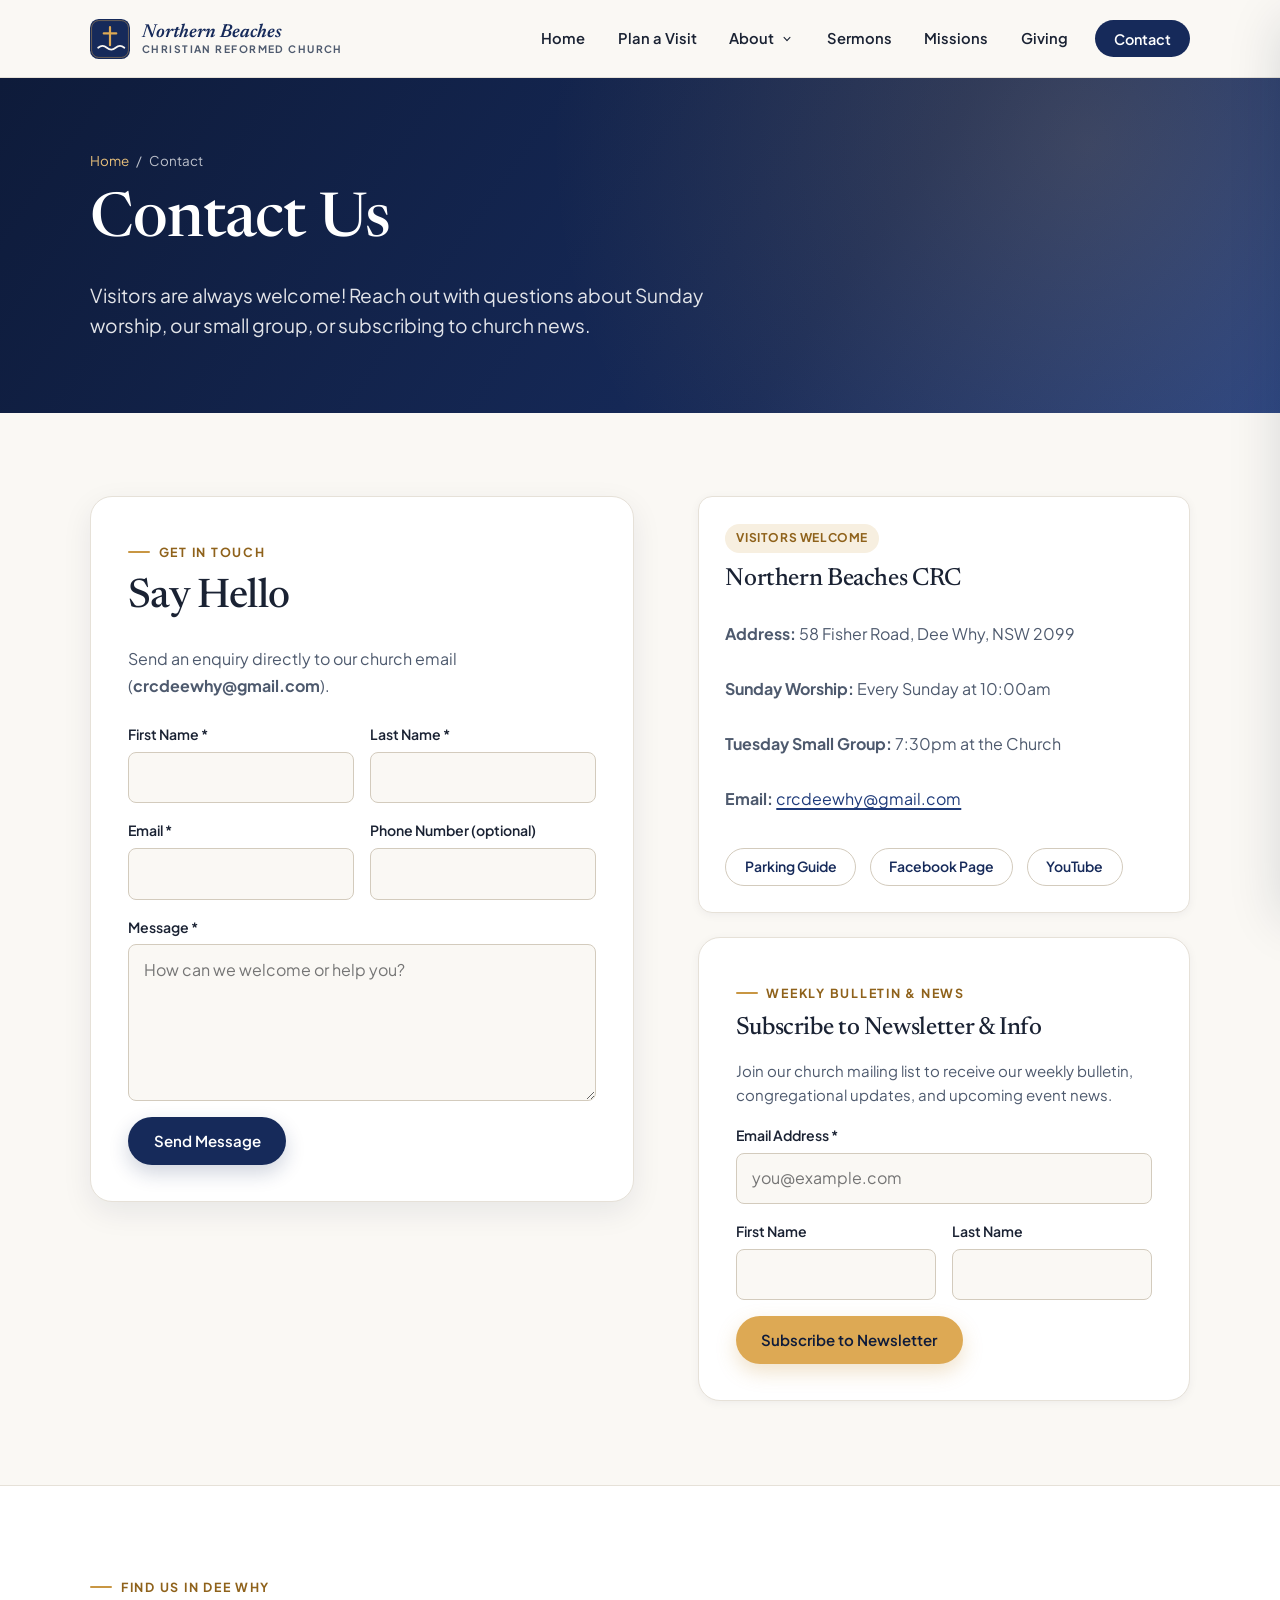
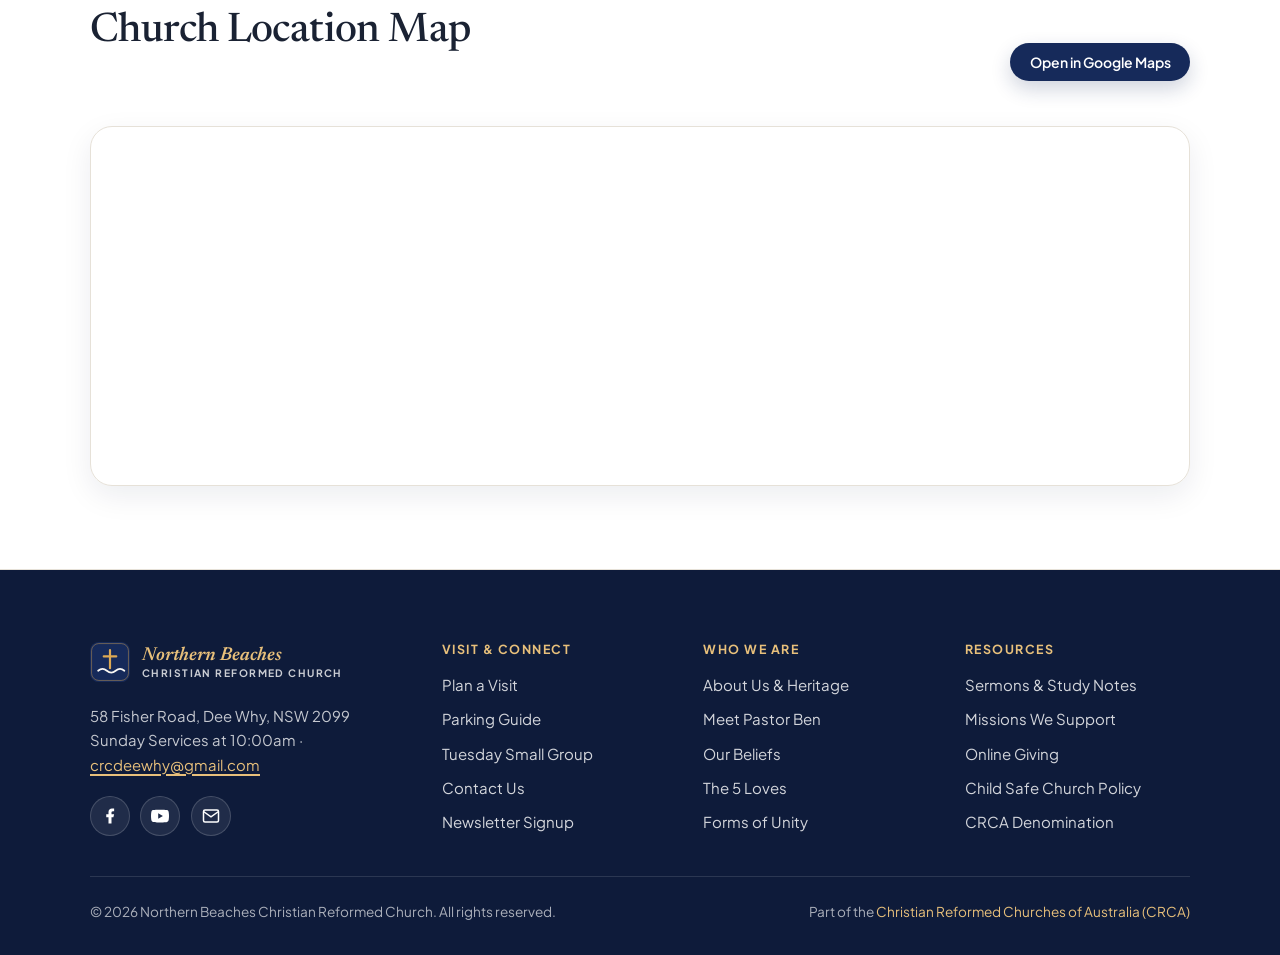
<file: contact.html>
<!DOCTYPE html>
<html lang="en">
<head>
  <meta charset="utf-8">
  <meta name="viewport" content="width=device-width, initial-scale=1.0">
  <title>Contact Us | Northern Beaches Christian Reformed Church</title>
  <meta name="description" content="Contact Northern Beaches Christian Reformed Church at 58 Fisher Road, Dee Why, email crcdeewhy@gmail.com, or subscribe to our newsletter and bulletin.">
  <link rel="icon" type="image/svg+xml" href="assets/images/favicon.svg">
  <link rel="preconnect" href="https://fonts.googleapis.com">
  <link rel="preconnect" href="https://fonts.gstatic.com" crossorigin>
  <link href="https://fonts.googleapis.com/css2?family=Newsreader:ital,opsz,wght@0,6..72,400;0,6..72,500;0,6..72,600;1,6..72,400;1,6..72,600&family=Plus+Jakarta+Sans:wght@400;500;600;700&display=swap" rel="stylesheet">
  <link rel="stylesheet" href="css/styles.css">
</head>
<body>
  <a class="skip-link" href="#main-content">Skip to main content</a>

  <header class="site-header" role="banner">
    <div class="container header-inner">
      <a class="brand" href="index.html" aria-label="Northern Beaches Christian Reformed Church Home">
        <svg class="brand-icon" viewBox="0 0 64 64" fill="none" aria-hidden="true">
          <rect width="64" height="64" rx="14" fill="#162A5A"/>
          <rect x="2.5" y="2.5" width="59" height="59" rx="11.5" stroke="#DDA954" stroke-opacity="0.45" stroke-width="1.5"/>
          <path d="M32 13v29M22 23h20" stroke="#DDA954" stroke-width="3.5" stroke-linecap="round"/>
          <path d="M13 46c4.5-3.8 9.5-3.8 14 0s9.5 3.8 14 0 9.5-3.8 14 0" stroke="#FAF8F4" stroke-width="2.75" stroke-linecap="round"/>
        </svg>
        <span class="brand-text">
          <span class="brand-script">Northern Beaches</span>
          <span class="brand-sub">Christian Reformed Church</span>
        </span>
      </a>

      <nav class="site-nav" aria-label="Primary Navigation">
        <ul class="nav-list">
          <li><a class="nav-link" href="index.html">Home</a></li>
          <li><a class="nav-link" href="visit.html">Plan a Visit</a></li>
          <li class="nav-dropdown">
            <button class="dropdown-toggle" type="button" aria-expanded="false" aria-haspopup="true">
              About
              <svg class="dropdown-chevron" viewBox="0 0 20 20" fill="currentColor" aria-hidden="true"><path fill-rule="evenodd" d="M5.23 7.21a.75.75 0 011.06.02L10 11.168l3.71-3.938a.75.75 0 111.08 1.04l-4.25 4.5a.75.75 0 01-1.08 0l-4.25-4.5a.75.75 0 01.02-1.06z" clip-rule="evenodd"/></svg>
            </button>
            <ul class="dropdown-menu">
              <li><a href="about.html">About Us &amp; Pastor</a></li>
              <li><a href="beliefs.html">Our Beliefs</a></li>
              <li><a href="beliefs.html#five-loves">The 5 Loves</a></li>
              <li><a href="beliefs.html#forms-of-unity">Forms of Unity</a></li>
              <li><a href="safe-church.html">Child Safe Church</a></li>
            </ul>
          </li>
          <li><a class="nav-link" href="sermons.html">Sermons</a></li>
          <li><a class="nav-link" href="missions.html">Missions</a></li>
          <li><a class="nav-link" href="giving.html">Giving</a></li>
          <li><a class="nav-cta" href="contact.html" aria-current="page">Contact</a></li>
        </ul>
      </nav>

      <button class="menu-toggle" id="menu-toggle" type="button" aria-label="Open navigation menu" aria-expanded="false" aria-controls="mobile-drawer">
        <svg width="24" height="24" viewBox="0 0 24 24" fill="none" stroke="currentColor" stroke-width="2" stroke-linecap="round" aria-hidden="true"><path d="M4 7h16M4 12h16M4 17h16"/></svg>
      </button>
    </div>
  </header>

  <div class="mobile-backdrop" id="mobile-backdrop"></div>
  <aside class="mobile-drawer" id="mobile-drawer" aria-label="Mobile Navigation" aria-hidden="true">
    <div class="mobile-drawer-header">
      <span class="brand">
        <span class="brand-text">
          <span class="brand-script">Northern Beaches</span>
          <span class="brand-sub">Christian Reformed Church</span>
        </span>
      </span>
      <button class="mobile-drawer-close" id="mobile-drawer-close" type="button" aria-label="Close navigation menu">
        <svg width="20" height="20" viewBox="0 0 24 24" fill="none" stroke="currentColor" stroke-width="2" stroke-linecap="round" aria-hidden="true"><path d="M6 6l12 12M18 6L6 18"/></svg>
      </button>
    </div>
    <ul class="mobile-nav-list">
      <li><a href="index.html">Home</a></li>
      <li><a href="visit.html">Plan a Visit</a></li>
      <li>
        <a href="about.html">About Us &amp; Pastor</a>
        <ul class="mobile-subnav">
          <li><a href="beliefs.html">Our Beliefs</a></li>
          <li><a href="beliefs.html#five-loves">The 5 Loves</a></li>
          <li><a href="beliefs.html#forms-of-unity">Forms of Unity</a></li>
          <li><a href="safe-church.html">Child Safe Church</a></li>
        </ul>
      </li>
      <li><a href="sermons.html">Sermons &amp; Study Notes</a></li>
      <li><a href="missions.html">Missions</a></li>
      <li><a href="giving.html">Giving</a></li>
      <li><a href="contact.html" aria-current="page">Contact Us</a></li>
    </ul>
  </aside>

  <main id="main-content">
    <section class="page-banner">
      <div class="container">
        <nav class="breadcrumbs" aria-label="Breadcrumb">
          <a href="index.html">Home</a>
          <span aria-hidden="true">/</span>
          <span>Contact</span>
        </nav>
        <h1>Contact Us</h1>
        <p class="lead">Visitors are always welcome! Reach out with questions about Sunday worship, our small group, or subscribing to church news.</p>
      </div>
    </section>

    <section class="section">
      <div class="container split" style="align-items: start;">
        <!-- Say Hello Form -->
        <div class="form-card reveal">
          <span class="eyebrow">Get in Touch</span>
          <h2>Say Hello</h2>
          <p style="margin-bottom: 1.5rem;">Send an enquiry directly to our church email (<strong>crcdeewhy@gmail.com</strong>).</p>

          <!-- Static-host contact form: prepares email via client mailto; ready to swap to Formspree/Web3Forms if desired -->
          <form id="contact-form" novalidate>
            <div class="form-grid">
              <div class="field">
                <label for="first-name">First Name <span aria-hidden="true">*</span></label>
                <input id="first-name" name="firstName" type="text" autocomplete="given-name" required>
              </div>
              <div class="field">
                <label for="last-name">Last Name <span aria-hidden="true">*</span></label>
                <input id="last-name" name="lastName" type="text" autocomplete="family-name" required>
              </div>
            </div>

            <div class="form-grid">
              <div class="field">
                <label for="contact-email">Email <span aria-hidden="true">*</span></label>
                <input id="contact-email" name="email" type="email" autocomplete="email" required>
              </div>
              <div class="field">
                <label for="contact-phone">Phone Number (optional)</label>
                <input id="contact-phone" name="phone" type="tel" autocomplete="tel">
              </div>
            </div>

            <div class="field">
              <label for="contact-message">Message <span aria-hidden="true">*</span></label>
              <textarea id="contact-message" name="message" rows="5" required placeholder="How can we welcome or help you?"></textarea>
            </div>

            <button class="btn btn-navy" type="submit">Send Message</button>
          </form>

          <div id="contact-status" hidden aria-live="polite"></div>
        </div>

        <!-- Direct Contact & Newsletter -->
        <div style="display:flex; flex-direction:column; gap:1.5rem;" class="reveal">
          <article class="card card--flat">
            <span class="card-badge">Visitors Welcome</span>
            <h3>Northern Beaches CRC</h3>
            <p><strong>Address:</strong> 58 Fisher Road, Dee Why, NSW 2099</p>
            <p><strong>Sunday Worship:</strong> Every Sunday at 10:00am</p>
            <p><strong>Tuesday Small Group:</strong> 7:30pm at the Church</p>
            <p><strong>Email:</strong> <a href="mailto:crcdeewhy@gmail.com">crcdeewhy@gmail.com</a></p>
            <div class="btn-group" style="margin-top: 0.4rem;">
              <a class="btn btn-outline btn-sm" href="visit.html#parking">Parking Guide</a>
              <a class="btn btn-outline btn-sm" href="https://www.facebook.com/crcdeewhy" target="_blank" rel="noopener noreferrer">Facebook Page</a>
              <a class="btn btn-outline btn-sm" href="https://www.youtube.com/@northernbeacheschristianre4875" target="_blank" rel="noopener noreferrer">YouTube</a>
            </div>
          </article>

          <article class="form-card" id="newsletter" style="box-shadow: var(--shadow-sm);">
            <span class="eyebrow">Weekly Bulletin &amp; News</span>
            <h3>Subscribe to Newsletter &amp; Info</h3>
            <p style="font-size: 0.94rem;">Join our church mailing list to receive our weekly bulletin, congregational updates, and upcoming event news.</p>

            <form action="https://crca.us16.list-manage.com/subscribe/post?u=8c0abdfc7dab864bbf7e43242&amp;id=c6c9011305" method="post" target="_blank" rel="noopener noreferrer">
              <div class="field">
                <label for="mce-EMAIL">Email Address <span aria-hidden="true">*</span></label>
                <input id="mce-EMAIL" name="EMAIL" type="email" required placeholder="you@example.com">
              </div>
              <div class="form-grid">
                <div class="field">
                  <label for="mce-FNAME">First Name</label>
                  <input id="mce-FNAME" name="FNAME" type="text">
                </div>
                <div class="field">
                  <label for="mce-LNAME">Last Name</label>
                  <input id="mce-LNAME" name="LNAME" type="text">
                </div>
              </div>
              <button class="btn btn-primary" type="submit">Subscribe to Newsletter</button>
            </form>
          </article>
        </div>
      </div>
    </section>

    <section class="section section--surface">
      <div class="container">
        <div class="section-header-row reveal">
          <div class="section-header">
            <span class="eyebrow">Find Us in Dee Why</span>
            <h2>Church Location Map</h2>
          </div>
          <a class="btn btn-navy btn-sm" href="https://maps.google.com/?q=58+Fisher+Road,+Dee+Why+NSW+2099" target="_blank" rel="noopener noreferrer">Open in Google Maps</a>
        </div>
        <div class="map-frame reveal">
          <iframe title="Google Map of 58 Fisher Road, Dee Why NSW 2099" src="https://www.google.com/maps?q=58+Fisher+Road,+Dee+Why+NSW+2099,+Australia&output=embed" loading="lazy" referrerpolicy="no-referrer-when-downgrade"></iframe>
        </div>
      </div>
    </section>
  </main>

  <footer class="site-footer">
    <div class="container">
      <div class="footer-grid">
        <div class="footer-brand">
          <a class="brand" href="index.html">
            <svg class="brand-icon" viewBox="0 0 64 64" fill="none" aria-hidden="true">
              <rect width="64" height="64" rx="14" fill="#162A5A"/>
              <rect x="2.5" y="2.5" width="59" height="59" rx="11.5" stroke="#DDA954" stroke-opacity="0.45" stroke-width="1.5"/>
              <path d="M32 13v29M22 23h20" stroke="#DDA954" stroke-width="3.5" stroke-linecap="round"/>
              <path d="M13 46c4.5-3.8 9.5-3.8 14 0s9.5 3.8 14 0 9.5-3.8 14 0" stroke="#FAF8F4" stroke-width="2.75" stroke-linecap="round"/>
            </svg>
            <span class="brand-text">
              <span class="brand-script">Northern Beaches</span>
              <span class="brand-sub">Christian Reformed Church</span>
            </span>
          </a>
          <p class="footer-desc">58 Fisher Road, Dee Why, NSW 2099<br>Sunday Services at 10:00am &middot; <a href="mailto:crcdeewhy@gmail.com" style="color: var(--gold-300);">crcdeewhy@gmail.com</a></p>
          <div class="social-row">
            <a class="social-btn" href="https://www.facebook.com/crcdeewhy" target="_blank" rel="noopener noreferrer" aria-label="Facebook">
              <svg width="18" height="18" viewBox="0 0 24 24" fill="currentColor" aria-hidden="true"><path d="M14 13.5h2.5l1-4H14v-2c0-1.03 0-2 2-2h1.5V2.14c-.326-.043-1.557-.14-2.857-.14C11.928 2 10 3.657 10 6.7v2.8H7v4h3V22h4v-8.5z"/></svg>
            </a>
            <a class="social-btn" href="https://www.youtube.com/@northernbeacheschristianre4875" target="_blank" rel="noopener noreferrer" aria-label="YouTube">
              <svg width="18" height="18" viewBox="0 0 24 24" fill="currentColor" aria-hidden="true"><path d="M23.5 6.2a3 3 0 00-2.1-2.1C19.5 3.5 12 3.5 12 3.5s-7.5 0-9.4.6A3 3 0 00.5 6.2 31.2 31.2 0 000 12a31.2 31.2 0 00.5 5.8 3 3 0 002.1 2.1c1.9.6 9.4.6 9.4.6s7.5 0 9.4-.6a3 3 0 002.1-2.1A31.2 31.2 0 0024 12a31.2 31.2 0 00-.5-5.8zM9.6 15.6V8.4l6.3 3.6-6.3 3.6z"/></svg>
            </a>
            <a class="social-btn" href="mailto:crcdeewhy@gmail.com" aria-label="Email Church">
              <svg width="18" height="18" viewBox="0 0 24 24" fill="none" stroke="currentColor" stroke-width="2" aria-hidden="true"><rect x="2" y="4" width="20" height="16" rx="2"/><path d="M22 6l-10 7L2 6"/></svg>
            </a>
          </div>
        </div>

        <div>
          <h3 class="footer-heading">Visit &amp; Connect</h3>
          <ul class="footer-links">
            <li><a href="visit.html">Plan a Visit</a></li>
            <li><a href="visit.html#parking">Parking Guide</a></li>
            <li><a href="visit.html#church-life">Tuesday Small Group</a></li>
            <li><a href="contact.html">Contact Us</a></li>
            <li><a href="contact.html#newsletter">Newsletter Signup</a></li>
          </ul>
        </div>

        <div>
          <h3 class="footer-heading">Who We Are</h3>
          <ul class="footer-links">
            <li><a href="about.html">About Us &amp; Heritage</a></li>
            <li><a href="about.html#pastor">Meet Pastor Ben</a></li>
            <li><a href="beliefs.html">Our Beliefs</a></li>
            <li><a href="beliefs.html#five-loves">The 5 Loves</a></li>
            <li><a href="beliefs.html#forms-of-unity">Forms of Unity</a></li>
          </ul>
        </div>

        <div>
          <h3 class="footer-heading">Resources</h3>
          <ul class="footer-links">
            <li><a href="sermons.html">Sermons &amp; Study Notes</a></li>
            <li><a href="missions.html">Missions We Support</a></li>
            <li><a href="giving.html">Online Giving</a></li>
            <li><a href="safe-church.html">Child Safe Church Policy</a></li>
            <li><a href="https://www.crca.org.au/" target="_blank" rel="noopener noreferrer">CRCA Denomination</a></li>
          </ul>
        </div>
      </div>

      <div class="footer-bottom">
        <span>&copy; 2026 Northern Beaches Christian Reformed Church. All rights reserved.</span>
        <span>Part of the <a href="https://www.crca.org.au/" target="_blank" rel="noopener noreferrer">Christian Reformed Churches of Australia (CRCA)</a></span>
      </div>
    </div>
  </footer>

  <script src="js/main.js"></script>
</body>
</html>
</file>
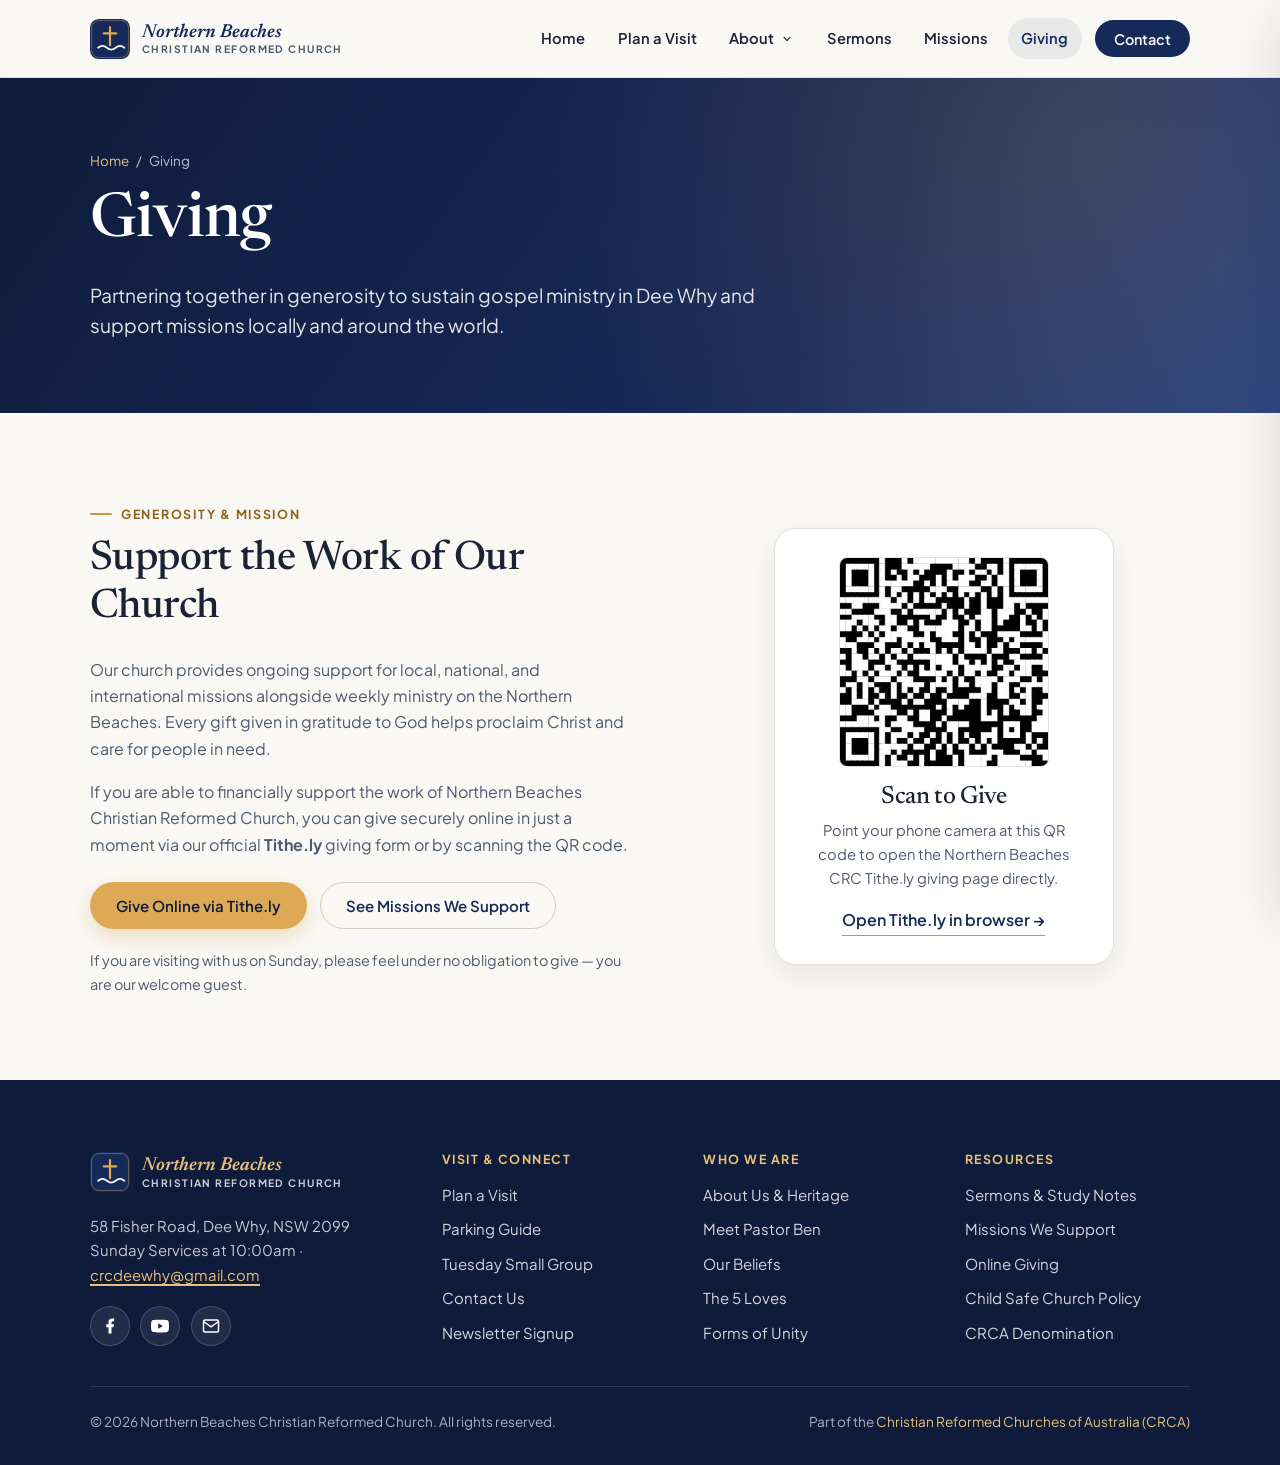
<file: giving.html>
<!DOCTYPE html>
<html lang="en">
<head>
  <meta charset="utf-8">
  <meta name="viewport" content="width=device-width, initial-scale=1.0">
  <title>Giving | Northern Beaches Christian Reformed Church</title>
  <meta name="description" content="Support the local ministry and global missions of Northern Beaches Christian Reformed Church securely online via Tithe.ly or QR code.">
  <link rel="icon" type="image/svg+xml" href="assets/images/favicon.svg">
  <link rel="preconnect" href="https://fonts.googleapis.com">
  <link rel="preconnect" href="https://fonts.gstatic.com" crossorigin>
  <link href="https://fonts.googleapis.com/css2?family=Newsreader:ital,opsz,wght@0,6..72,400;0,6..72,500;0,6..72,600;1,6..72,400;1,6..72,600&family=Plus+Jakarta+Sans:wght@400;500;600;700&display=swap" rel="stylesheet">
  <link rel="stylesheet" href="css/styles.css">
</head>
<body>
  <a class="skip-link" href="#main-content">Skip to main content</a>

  <header class="site-header" role="banner">
    <div class="container header-inner">
      <a class="brand" href="index.html" aria-label="Northern Beaches Christian Reformed Church Home">
        <svg class="brand-icon" viewBox="0 0 64 64" fill="none" aria-hidden="true">
          <rect width="64" height="64" rx="14" fill="#162A5A"/>
          <rect x="2.5" y="2.5" width="59" height="59" rx="11.5" stroke="#DDA954" stroke-opacity="0.45" stroke-width="1.5"/>
          <path d="M32 13v29M22 23h20" stroke="#DDA954" stroke-width="3.5" stroke-linecap="round"/>
          <path d="M13 46c4.5-3.8 9.5-3.8 14 0s9.5 3.8 14 0 9.5-3.8 14 0" stroke="#FAF8F4" stroke-width="2.75" stroke-linecap="round"/>
        </svg>
        <span class="brand-text">
          <span class="brand-script">Northern Beaches</span>
          <span class="brand-sub">Christian Reformed Church</span>
        </span>
      </a>

      <nav class="site-nav" aria-label="Primary Navigation">
        <ul class="nav-list">
          <li><a class="nav-link" href="index.html">Home</a></li>
          <li><a class="nav-link" href="visit.html">Plan a Visit</a></li>
          <li class="nav-dropdown">
            <button class="dropdown-toggle" type="button" aria-expanded="false" aria-haspopup="true">
              About
              <svg class="dropdown-chevron" viewBox="0 0 20 20" fill="currentColor" aria-hidden="true"><path fill-rule="evenodd" d="M5.23 7.21a.75.75 0 011.06.02L10 11.168l3.71-3.938a.75.75 0 111.08 1.04l-4.25 4.5a.75.75 0 01-1.08 0l-4.25-4.5a.75.75 0 01.02-1.06z" clip-rule="evenodd"/></svg>
            </button>
            <ul class="dropdown-menu">
              <li><a href="about.html">About Us &amp; Pastor</a></li>
              <li><a href="beliefs.html">Our Beliefs</a></li>
              <li><a href="beliefs.html#five-loves">The 5 Loves</a></li>
              <li><a href="beliefs.html#forms-of-unity">Forms of Unity</a></li>
              <li><a href="safe-church.html">Child Safe Church</a></li>
            </ul>
          </li>
          <li><a class="nav-link" href="sermons.html">Sermons</a></li>
          <li><a class="nav-link" href="missions.html">Missions</a></li>
          <li><a class="nav-link" href="giving.html" aria-current="page">Giving</a></li>
          <li><a class="nav-cta" href="contact.html">Contact</a></li>
        </ul>
      </nav>

      <button class="menu-toggle" id="menu-toggle" type="button" aria-label="Open navigation menu" aria-expanded="false" aria-controls="mobile-drawer">
        <svg width="24" height="24" viewBox="0 0 24 24" fill="none" stroke="currentColor" stroke-width="2" stroke-linecap="round" aria-hidden="true"><path d="M4 7h16M4 12h16M4 17h16"/></svg>
      </button>
    </div>
  </header>

  <div class="mobile-backdrop" id="mobile-backdrop"></div>
  <aside class="mobile-drawer" id="mobile-drawer" aria-label="Mobile Navigation" aria-hidden="true">
    <div class="mobile-drawer-header">
      <span class="brand">
        <span class="brand-text">
          <span class="brand-script">Northern Beaches</span>
          <span class="brand-sub">Christian Reformed Church</span>
        </span>
      </span>
      <button class="mobile-drawer-close" id="mobile-drawer-close" type="button" aria-label="Close navigation menu">
        <svg width="20" height="20" viewBox="0 0 24 24" fill="none" stroke="currentColor" stroke-width="2" stroke-linecap="round" aria-hidden="true"><path d="M6 6l12 12M18 6L6 18"/></svg>
      </button>
    </div>
    <ul class="mobile-nav-list">
      <li><a href="index.html">Home</a></li>
      <li><a href="visit.html">Plan a Visit</a></li>
      <li>
        <a href="about.html">About Us &amp; Pastor</a>
        <ul class="mobile-subnav">
          <li><a href="beliefs.html">Our Beliefs</a></li>
          <li><a href="beliefs.html#five-loves">The 5 Loves</a></li>
          <li><a href="beliefs.html#forms-of-unity">Forms of Unity</a></li>
          <li><a href="safe-church.html">Child Safe Church</a></li>
        </ul>
      </li>
      <li><a href="sermons.html">Sermons &amp; Study Notes</a></li>
      <li><a href="missions.html">Missions</a></li>
      <li><a href="giving.html" aria-current="page">Giving</a></li>
      <li><a href="contact.html">Contact Us</a></li>
    </ul>
  </aside>

  <main id="main-content">
    <section class="page-banner">
      <div class="container">
        <nav class="breadcrumbs" aria-label="Breadcrumb">
          <a href="index.html">Home</a>
          <span aria-hidden="true">/</span>
          <span>Giving</span>
        </nav>
        <h1>Giving</h1>
        <p class="lead">Partnering together in generosity to sustain gospel ministry in Dee Why and support missions locally and around the world.</p>
      </div>
    </section>

    <section class="section">
      <div class="container split">
        <div class="reveal">
          <span class="eyebrow">Generosity &amp; Mission</span>
          <h2>Support the Work of Our Church</h2>
          <p>Our church provides ongoing support for local, national, and international missions alongside weekly ministry on the Northern Beaches. Every gift given in gratitude to God helps proclaim Christ and care for people in need.</p>
          <p>If you are able to financially support the work of Northern Beaches Christian Reformed Church, you can give securely online in just a moment via our official <strong>Tithe.ly</strong> giving form or by scanning the QR code.</p>
          <div class="btn-group" style="margin-top: 1.5rem;">
            <a class="btn btn-primary" href="https://give.tithe.ly/?formId=93e98e28-f23e-4b7f-8aa4-76bae32ee169" target="_blank" rel="noopener noreferrer">Give Online via Tithe.ly</a>
            <a class="btn btn-outline" href="missions.html">See Missions We Support</a>
          </div>
          <p style="margin-top: 1.25rem; font-size: 0.9rem;">If you are visiting with us on Sunday, please feel under no obligation to give &mdash; you are our welcome guest.</p>
        </div>

        <div class="reveal">
          <div class="qr-card">
            <img src="assets/images/giving-qr.jpg" alt="QR code for online giving to Northern Beaches Christian Reformed Church via Tithe.ly" width="312" height="312">
            <h3 style="margin-bottom: 0.35rem;">Scan to Give</h3>
            <p style="font-size: 0.92rem; margin-bottom: 1rem;">Point your phone camera at this QR code to open the Northern Beaches CRC Tithe.ly giving page directly.</p>
            <a class="text-link" href="https://give.tithe.ly/?formId=93e98e28-f23e-4b7f-8aa4-76bae32ee169" target="_blank" rel="noopener noreferrer">Open Tithe.ly in browser &rarr;</a>
          </div>
        </div>
      </div>
    </section>
  </main>

  <footer class="site-footer">
    <div class="container">
      <div class="footer-grid">
        <div class="footer-brand">
          <a class="brand" href="index.html">
            <svg class="brand-icon" viewBox="0 0 64 64" fill="none" aria-hidden="true">
              <rect width="64" height="64" rx="14" fill="#162A5A"/>
              <rect x="2.5" y="2.5" width="59" height="59" rx="11.5" stroke="#DDA954" stroke-opacity="0.45" stroke-width="1.5"/>
              <path d="M32 13v29M22 23h20" stroke="#DDA954" stroke-width="3.5" stroke-linecap="round"/>
              <path d="M13 46c4.5-3.8 9.5-3.8 14 0s9.5 3.8 14 0 9.5-3.8 14 0" stroke="#FAF8F4" stroke-width="2.75" stroke-linecap="round"/>
            </svg>
            <span class="brand-text">
              <span class="brand-script">Northern Beaches</span>
              <span class="brand-sub">Christian Reformed Church</span>
            </span>
          </a>
          <p class="footer-desc">58 Fisher Road, Dee Why, NSW 2099<br>Sunday Services at 10:00am &middot; <a href="mailto:crcdeewhy@gmail.com" style="color: var(--gold-300);">crcdeewhy@gmail.com</a></p>
          <div class="social-row">
            <a class="social-btn" href="https://www.facebook.com/crcdeewhy" target="_blank" rel="noopener noreferrer" aria-label="Facebook">
              <svg width="18" height="18" viewBox="0 0 24 24" fill="currentColor" aria-hidden="true"><path d="M14 13.5h2.5l1-4H14v-2c0-1.03 0-2 2-2h1.5V2.14c-.326-.043-1.557-.14-2.857-.14C11.928 2 10 3.657 10 6.7v2.8H7v4h3V22h4v-8.5z"/></svg>
            </a>
            <a class="social-btn" href="https://www.youtube.com/@northernbeacheschristianre4875" target="_blank" rel="noopener noreferrer" aria-label="YouTube">
              <svg width="18" height="18" viewBox="0 0 24 24" fill="currentColor" aria-hidden="true"><path d="M23.5 6.2a3 3 0 00-2.1-2.1C19.5 3.5 12 3.5 12 3.5s-7.5 0-9.4.6A3 3 0 00.5 6.2 31.2 31.2 0 000 12a31.2 31.2 0 00.5 5.8 3 3 0 002.1 2.1c1.9.6 9.4.6 9.4.6s7.5 0 9.4-.6a3 3 0 002.1-2.1A31.2 31.2 0 0024 12a31.2 31.2 0 00-.5-5.8zM9.6 15.6V8.4l6.3 3.6-6.3 3.6z"/></svg>
            </a>
            <a class="social-btn" href="mailto:crcdeewhy@gmail.com" aria-label="Email Church">
              <svg width="18" height="18" viewBox="0 0 24 24" fill="none" stroke="currentColor" stroke-width="2" aria-hidden="true"><rect x="2" y="4" width="20" height="16" rx="2"/><path d="M22 6l-10 7L2 6"/></svg>
            </a>
          </div>
        </div>

        <div>
          <h3 class="footer-heading">Visit &amp; Connect</h3>
          <ul class="footer-links">
            <li><a href="visit.html">Plan a Visit</a></li>
            <li><a href="visit.html#parking">Parking Guide</a></li>
            <li><a href="visit.html#church-life">Tuesday Small Group</a></li>
            <li><a href="contact.html">Contact Us</a></li>
            <li><a href="contact.html#newsletter">Newsletter Signup</a></li>
          </ul>
        </div>

        <div>
          <h3 class="footer-heading">Who We Are</h3>
          <ul class="footer-links">
            <li><a href="about.html">About Us &amp; Heritage</a></li>
            <li><a href="about.html#pastor">Meet Pastor Ben</a></li>
            <li><a href="beliefs.html">Our Beliefs</a></li>
            <li><a href="beliefs.html#five-loves">The 5 Loves</a></li>
            <li><a href="beliefs.html#forms-of-unity">Forms of Unity</a></li>
          </ul>
        </div>

        <div>
          <h3 class="footer-heading">Resources</h3>
          <ul class="footer-links">
            <li><a href="sermons.html">Sermons &amp; Study Notes</a></li>
            <li><a href="missions.html">Missions We Support</a></li>
            <li><a href="giving.html">Online Giving</a></li>
            <li><a href="safe-church.html">Child Safe Church Policy</a></li>
            <li><a href="https://www.crca.org.au/" target="_blank" rel="noopener noreferrer">CRCA Denomination</a></li>
          </ul>
        </div>
      </div>

      <div class="footer-bottom">
        <span>&copy; 2026 Northern Beaches Christian Reformed Church. All rights reserved.</span>
        <span>Part of the <a href="https://www.crca.org.au/" target="_blank" rel="noopener noreferrer">Christian Reformed Churches of Australia (CRCA)</a></span>
      </div>
    </div>
  </footer>

  <script src="js/main.js"></script>
</body>
</html>
</file>
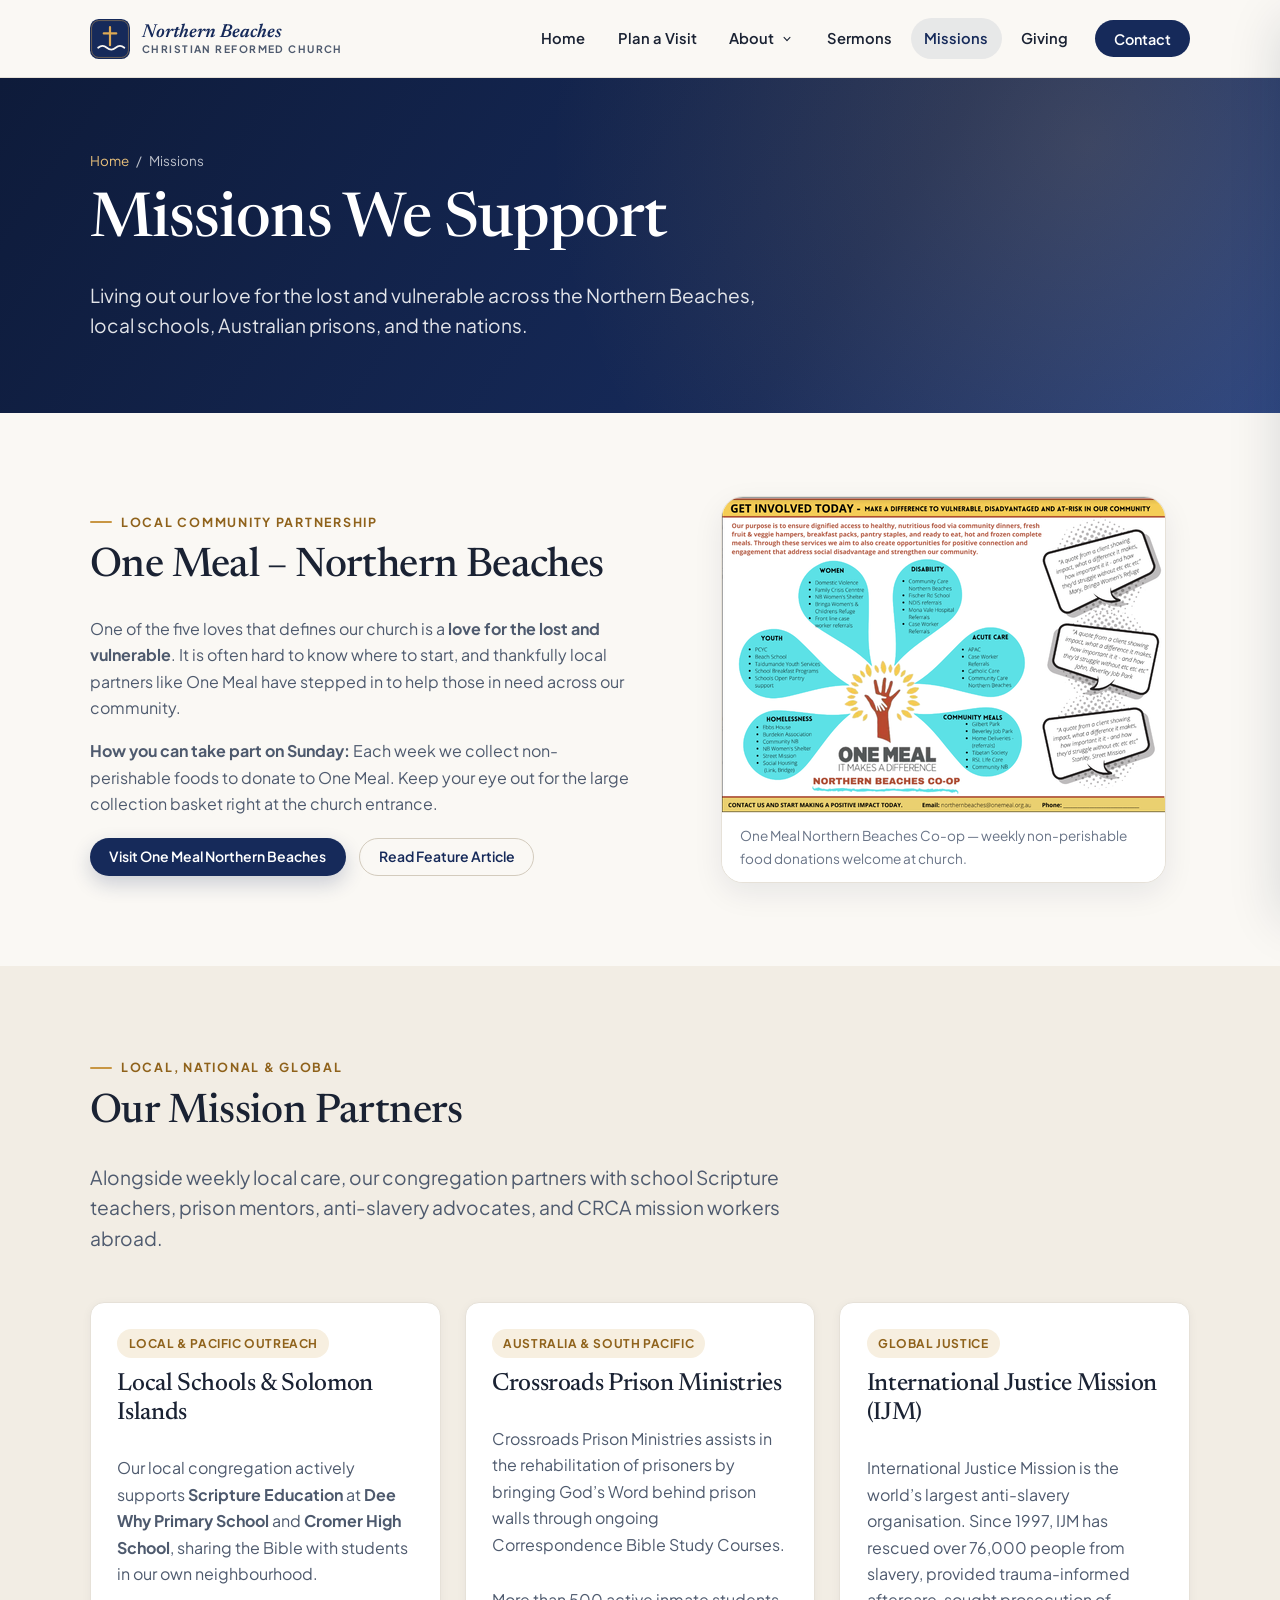
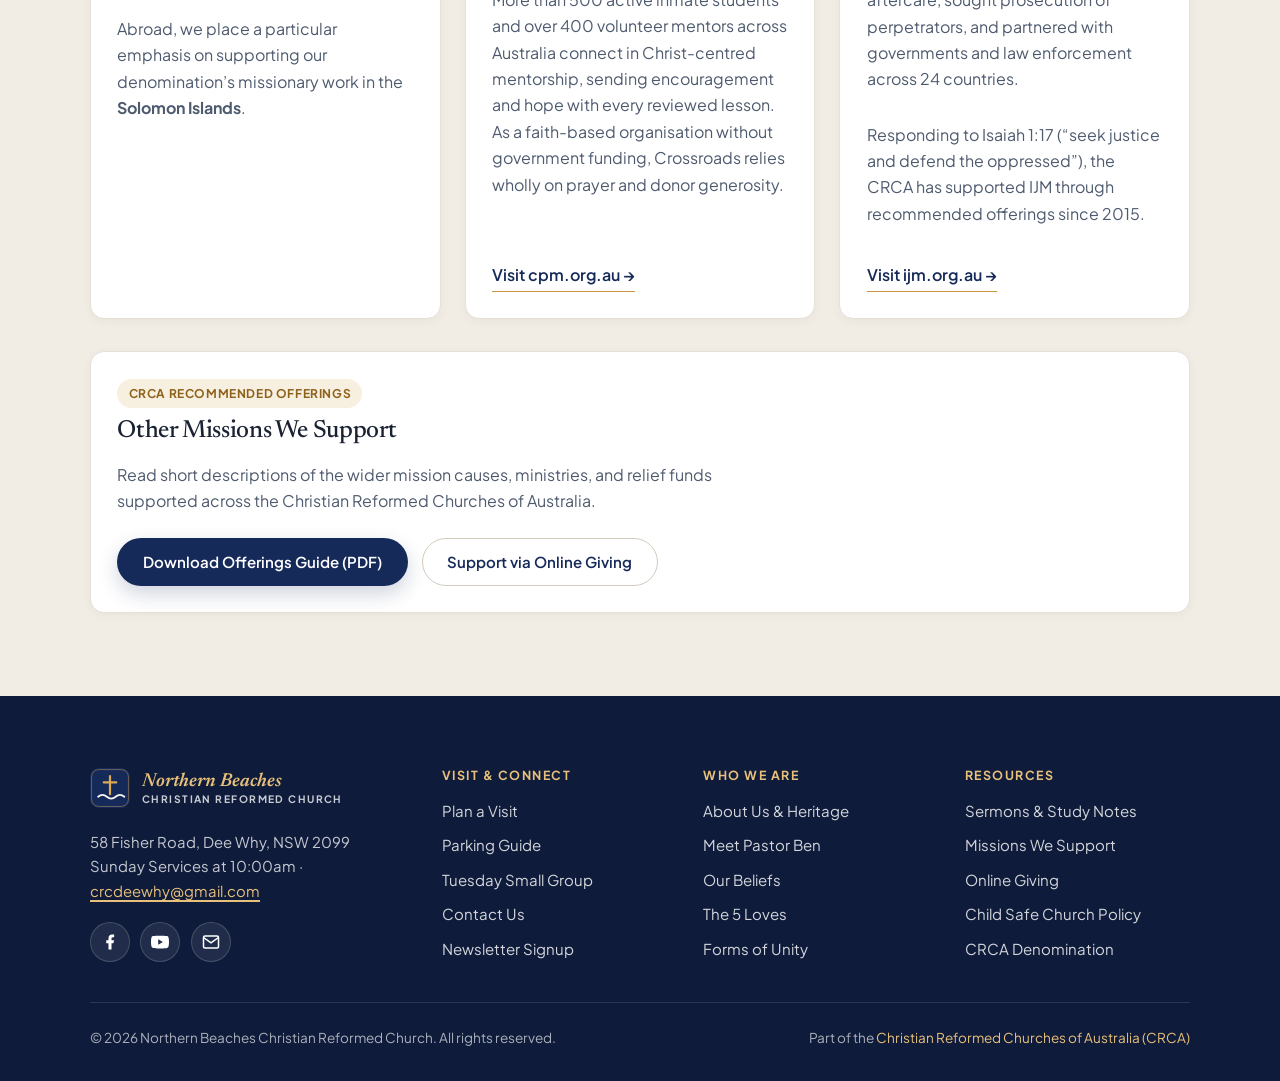
<file: missions.html>
<!DOCTYPE html>
<html lang="en">
<head>
  <meta charset="utf-8">
  <meta name="viewport" content="width=device-width, initial-scale=1.0">
  <title>Missions We Support | Northern Beaches Christian Reformed Church</title>
  <meta name="description" content="Local and global missions supported by Northern Beaches Christian Reformed Church: One Meal Northern Beaches, Scripture Education, Solomon Islands, Crossroads Prison Ministries, and IJM.">
  <link rel="icon" type="image/svg+xml" href="assets/images/favicon.svg">
  <link rel="preconnect" href="https://fonts.googleapis.com">
  <link rel="preconnect" href="https://fonts.gstatic.com" crossorigin>
  <link href="https://fonts.googleapis.com/css2?family=Newsreader:ital,opsz,wght@0,6..72,400;0,6..72,500;0,6..72,600;1,6..72,400;1,6..72,600&family=Plus+Jakarta+Sans:wght@400;500;600;700&display=swap" rel="stylesheet">
  <link rel="stylesheet" href="css/styles.css">
</head>
<body>
  <a class="skip-link" href="#main-content">Skip to main content</a>

  <header class="site-header" role="banner">
    <div class="container header-inner">
      <a class="brand" href="index.html" aria-label="Northern Beaches Christian Reformed Church Home">
        <svg class="brand-icon" viewBox="0 0 64 64" fill="none" aria-hidden="true">
          <rect width="64" height="64" rx="14" fill="#162A5A"/>
          <rect x="2.5" y="2.5" width="59" height="59" rx="11.5" stroke="#DDA954" stroke-opacity="0.45" stroke-width="1.5"/>
          <path d="M32 13v29M22 23h20" stroke="#DDA954" stroke-width="3.5" stroke-linecap="round"/>
          <path d="M13 46c4.5-3.8 9.5-3.8 14 0s9.5 3.8 14 0 9.5-3.8 14 0" stroke="#FAF8F4" stroke-width="2.75" stroke-linecap="round"/>
        </svg>
        <span class="brand-text">
          <span class="brand-script">Northern Beaches</span>
          <span class="brand-sub">Christian Reformed Church</span>
        </span>
      </a>

      <nav class="site-nav" aria-label="Primary Navigation">
        <ul class="nav-list">
          <li><a class="nav-link" href="index.html">Home</a></li>
          <li><a class="nav-link" href="visit.html">Plan a Visit</a></li>
          <li class="nav-dropdown">
            <button class="dropdown-toggle" type="button" aria-expanded="false" aria-haspopup="true">
              About
              <svg class="dropdown-chevron" viewBox="0 0 20 20" fill="currentColor" aria-hidden="true"><path fill-rule="evenodd" d="M5.23 7.21a.75.75 0 011.06.02L10 11.168l3.71-3.938a.75.75 0 111.08 1.04l-4.25 4.5a.75.75 0 01-1.08 0l-4.25-4.5a.75.75 0 01.02-1.06z" clip-rule="evenodd"/></svg>
            </button>
            <ul class="dropdown-menu">
              <li><a href="about.html">About Us &amp; Pastor</a></li>
              <li><a href="beliefs.html">Our Beliefs</a></li>
              <li><a href="beliefs.html#five-loves">The 5 Loves</a></li>
              <li><a href="beliefs.html#forms-of-unity">Forms of Unity</a></li>
              <li><a href="safe-church.html">Child Safe Church</a></li>
            </ul>
          </li>
          <li><a class="nav-link" href="sermons.html">Sermons</a></li>
          <li><a class="nav-link" href="missions.html" aria-current="page">Missions</a></li>
          <li><a class="nav-link" href="giving.html">Giving</a></li>
          <li><a class="nav-cta" href="contact.html">Contact</a></li>
        </ul>
      </nav>

      <button class="menu-toggle" id="menu-toggle" type="button" aria-label="Open navigation menu" aria-expanded="false" aria-controls="mobile-drawer">
        <svg width="24" height="24" viewBox="0 0 24 24" fill="none" stroke="currentColor" stroke-width="2" stroke-linecap="round" aria-hidden="true"><path d="M4 7h16M4 12h16M4 17h16"/></svg>
      </button>
    </div>
  </header>

  <div class="mobile-backdrop" id="mobile-backdrop"></div>
  <aside class="mobile-drawer" id="mobile-drawer" aria-label="Mobile Navigation" aria-hidden="true">
    <div class="mobile-drawer-header">
      <span class="brand">
        <span class="brand-text">
          <span class="brand-script">Northern Beaches</span>
          <span class="brand-sub">Christian Reformed Church</span>
        </span>
      </span>
      <button class="mobile-drawer-close" id="mobile-drawer-close" type="button" aria-label="Close navigation menu">
        <svg width="20" height="20" viewBox="0 0 24 24" fill="none" stroke="currentColor" stroke-width="2" stroke-linecap="round" aria-hidden="true"><path d="M6 6l12 12M18 6L6 18"/></svg>
      </button>
    </div>
    <ul class="mobile-nav-list">
      <li><a href="index.html">Home</a></li>
      <li><a href="visit.html">Plan a Visit</a></li>
      <li>
        <a href="about.html">About Us &amp; Pastor</a>
        <ul class="mobile-subnav">
          <li><a href="beliefs.html">Our Beliefs</a></li>
          <li><a href="beliefs.html#five-loves">The 5 Loves</a></li>
          <li><a href="beliefs.html#forms-of-unity">Forms of Unity</a></li>
          <li><a href="safe-church.html">Child Safe Church</a></li>
        </ul>
      </li>
      <li><a href="sermons.html">Sermons &amp; Study Notes</a></li>
      <li><a href="missions.html" aria-current="page">Missions</a></li>
      <li><a href="giving.html">Giving</a></li>
      <li><a href="contact.html">Contact Us</a></li>
    </ul>
  </aside>

  <main id="main-content">
    <section class="page-banner">
      <div class="container">
        <nav class="breadcrumbs" aria-label="Breadcrumb">
          <a href="index.html">Home</a>
          <span aria-hidden="true">/</span>
          <span>Missions</span>
        </nav>
        <h1>Missions We Support</h1>
        <p class="lead">Living out our love for the lost and vulnerable across the Northern Beaches, local schools, Australian prisons, and the nations.</p>
      </div>
    </section>

    <!-- One Meal Northern Beaches -->
    <section class="section">
      <div class="container split">
        <div class="reveal">
          <span class="eyebrow">Local Community Partnership</span>
          <h2>One Meal &ndash; Northern Beaches</h2>
          <p>One of the five loves that defines our church is a <strong>love for the lost and vulnerable</strong>. It is often hard to know where to start, and thankfully local partners like One Meal have stepped in to help those in need across our community.</p>
          <p><strong>How you can take part on Sunday:</strong> Each week we collect non-perishable foods to donate to One Meal. Keep your eye out for the large collection basket right at the church entrance.</p>
          <div class="btn-group" style="margin-top: 1.25rem;">
            <a class="btn btn-navy btn-sm" href="https://www.onemeal.org.au/northern-beaches/" target="_blank" rel="noopener noreferrer">Visit One Meal Northern Beaches</a>
            <a class="btn btn-outline btn-sm" href="https://thetawnyfrogmouth.com.au/tackling-food-poverty-one-meal-at-a-time/" target="_blank" rel="noopener noreferrer">Read Feature Article</a>
          </div>
        </div>
        <div class="media-frame reveal" style="max-width: 445px; margin-inline: auto;">
          <img src="assets/images/one-meal.png" alt="One Meal Northern Beaches Co-op community support overview" width="443" height="315" loading="lazy">
          <div class="media-caption">One Meal Northern Beaches Co-op &mdash; weekly non-perishable food donations welcome at church.</div>
        </div>
      </div>
    </section>

    <!-- Local Schools & Solomon Islands + Global Partners -->
    <section class="section section--warm">
      <div class="container">
        <div class="section-header reveal">
          <span class="eyebrow">Local, National &amp; Global</span>
          <h2>Our Mission Partners</h2>
          <p class="lead">Alongside weekly local care, our congregation partners with school Scripture teachers, prison mentors, anti-slavery advocates, and CRCA mission workers abroad.</p>
        </div>

        <div class="cards-grid reveal">
          <article class="card">
            <span class="card-badge">Local &amp; Pacific Outreach</span>
            <h3>Local Schools &amp; Solomon Islands</h3>
            <p>Our local congregation actively supports <strong>Scripture Education</strong> at <strong>Dee Why Primary School</strong> and <strong>Cromer High School</strong>, sharing the Bible with students in our own neighbourhood.</p>
            <p>Abroad, we place a particular emphasis on supporting our denomination&rsquo;s missionary work in the <strong>Solomon Islands</strong>.</p>
          </article>

          <article class="card">
            <span class="card-badge">Australia &amp; South Pacific</span>
            <h3>Crossroads Prison Ministries</h3>
            <p>Crossroads Prison Ministries assists in the rehabilitation of prisoners by bringing God&rsquo;s Word behind prison walls through ongoing Correspondence Bible Study Courses.</p>
            <p>More than 500 active inmate students and over 400 volunteer mentors across Australia connect in Christ-centred mentorship, sending encouragement and hope with every reviewed lesson. As a faith-based organisation without government funding, Crossroads relies wholly on prayer and donor generosity.</p>
            <div class="card-footer"><a class="text-link" href="https://www.cpm.org.au/" target="_blank" rel="noopener noreferrer">Visit cpm.org.au &rarr;</a></div>
          </article>

          <article class="card">
            <span class="card-badge">Global Justice</span>
            <h3>International Justice Mission (IJM)</h3>
            <p>International Justice Mission is the world&rsquo;s largest anti-slavery organisation. Since 1997, IJM has rescued over 76,000 people from slavery, provided trauma-informed aftercare, sought prosecution of perpetrators, and partnered with governments and law enforcement across 24 countries.</p>
            <p>Responding to Isaiah 1:17 (&ldquo;seek justice and defend the oppressed&rdquo;), the CRCA has supported IJM through recommended offerings since 2015.</p>
            <div class="card-footer"><a class="text-link" href="https://www.ijm.org.au/" target="_blank" rel="noopener noreferrer">Visit ijm.org.au &rarr;</a></div>
          </article>
        </div>

        <!-- Denominational Offerings PDF -->
        <article class="card card--flat reveal" style="margin-top: 2rem; flex-direction: row; flex-wrap: wrap; align-items: center; justify-content: space-between; gap: 1.5rem;">
          <div style="max-width: 640px;">
            <span class="card-badge">CRCA Recommended Offerings</span>
            <h3 style="margin-top: 0.6rem;">Other Missions We Support</h3>
            <p style="margin-bottom: 0;">Read short descriptions of the wider mission causes, ministries, and relief funds supported across the Christian Reformed Churches of Australia.</p>
          </div>
          <div class="btn-group">
            <a class="btn btn-navy" href="assets/docs/crca-denominational-offerings-june-2022.pdf" target="_blank" rel="noopener noreferrer">Download Offerings Guide (PDF)</a>
            <a class="btn btn-outline" href="giving.html">Support via Online Giving</a>
          </div>
        </article>
      </div>
    </section>
  </main>

  <footer class="site-footer">
    <div class="container">
      <div class="footer-grid">
        <div class="footer-brand">
          <a class="brand" href="index.html">
            <svg class="brand-icon" viewBox="0 0 64 64" fill="none" aria-hidden="true">
              <rect width="64" height="64" rx="14" fill="#162A5A"/>
              <rect x="2.5" y="2.5" width="59" height="59" rx="11.5" stroke="#DDA954" stroke-opacity="0.45" stroke-width="1.5"/>
              <path d="M32 13v29M22 23h20" stroke="#DDA954" stroke-width="3.5" stroke-linecap="round"/>
              <path d="M13 46c4.5-3.8 9.5-3.8 14 0s9.5 3.8 14 0 9.5-3.8 14 0" stroke="#FAF8F4" stroke-width="2.75" stroke-linecap="round"/>
            </svg>
            <span class="brand-text">
              <span class="brand-script">Northern Beaches</span>
              <span class="brand-sub">Christian Reformed Church</span>
            </span>
          </a>
          <p class="footer-desc">58 Fisher Road, Dee Why, NSW 2099<br>Sunday Services at 10:00am &middot; <a href="mailto:crcdeewhy@gmail.com" style="color: var(--gold-300);">crcdeewhy@gmail.com</a></p>
          <div class="social-row">
            <a class="social-btn" href="https://www.facebook.com/crcdeewhy" target="_blank" rel="noopener noreferrer" aria-label="Facebook">
              <svg width="18" height="18" viewBox="0 0 24 24" fill="currentColor" aria-hidden="true"><path d="M14 13.5h2.5l1-4H14v-2c0-1.03 0-2 2-2h1.5V2.14c-.326-.043-1.557-.14-2.857-.14C11.928 2 10 3.657 10 6.7v2.8H7v4h3V22h4v-8.5z"/></svg>
            </a>
            <a class="social-btn" href="https://www.youtube.com/@northernbeacheschristianre4875" target="_blank" rel="noopener noreferrer" aria-label="YouTube">
              <svg width="18" height="18" viewBox="0 0 24 24" fill="currentColor" aria-hidden="true"><path d="M23.5 6.2a3 3 0 00-2.1-2.1C19.5 3.5 12 3.5 12 3.5s-7.5 0-9.4.6A3 3 0 00.5 6.2 31.2 31.2 0 000 12a31.2 31.2 0 00.5 5.8 3 3 0 002.1 2.1c1.9.6 9.4.6 9.4.6s7.5 0 9.4-.6a3 3 0 002.1-2.1A31.2 31.2 0 0024 12a31.2 31.2 0 00-.5-5.8zM9.6 15.6V8.4l6.3 3.6-6.3 3.6z"/></svg>
            </a>
            <a class="social-btn" href="mailto:crcdeewhy@gmail.com" aria-label="Email Church">
              <svg width="18" height="18" viewBox="0 0 24 24" fill="none" stroke="currentColor" stroke-width="2" aria-hidden="true"><rect x="2" y="4" width="20" height="16" rx="2"/><path d="M22 6l-10 7L2 6"/></svg>
            </a>
          </div>
        </div>

        <div>
          <h3 class="footer-heading">Visit &amp; Connect</h3>
          <ul class="footer-links">
            <li><a href="visit.html">Plan a Visit</a></li>
            <li><a href="visit.html#parking">Parking Guide</a></li>
            <li><a href="visit.html#church-life">Tuesday Small Group</a></li>
            <li><a href="contact.html">Contact Us</a></li>
            <li><a href="contact.html#newsletter">Newsletter Signup</a></li>
          </ul>
        </div>

        <div>
          <h3 class="footer-heading">Who We Are</h3>
          <ul class="footer-links">
            <li><a href="about.html">About Us &amp; Heritage</a></li>
            <li><a href="about.html#pastor">Meet Pastor Ben</a></li>
            <li><a href="beliefs.html">Our Beliefs</a></li>
            <li><a href="beliefs.html#five-loves">The 5 Loves</a></li>
            <li><a href="beliefs.html#forms-of-unity">Forms of Unity</a></li>
          </ul>
        </div>

        <div>
          <h3 class="footer-heading">Resources</h3>
          <ul class="footer-links">
            <li><a href="sermons.html">Sermons &amp; Study Notes</a></li>
            <li><a href="missions.html">Missions We Support</a></li>
            <li><a href="giving.html">Online Giving</a></li>
            <li><a href="safe-church.html">Child Safe Church Policy</a></li>
            <li><a href="https://www.crca.org.au/" target="_blank" rel="noopener noreferrer">CRCA Denomination</a></li>
          </ul>
        </div>
      </div>

      <div class="footer-bottom">
        <span>&copy; 2026 Northern Beaches Christian Reformed Church. All rights reserved.</span>
        <span>Part of the <a href="https://www.crca.org.au/" target="_blank" rel="noopener noreferrer">Christian Reformed Churches of Australia (CRCA)</a></span>
      </div>
    </div>
  </footer>

  <script src="js/main.js"></script>
</body>
</html>
</file>
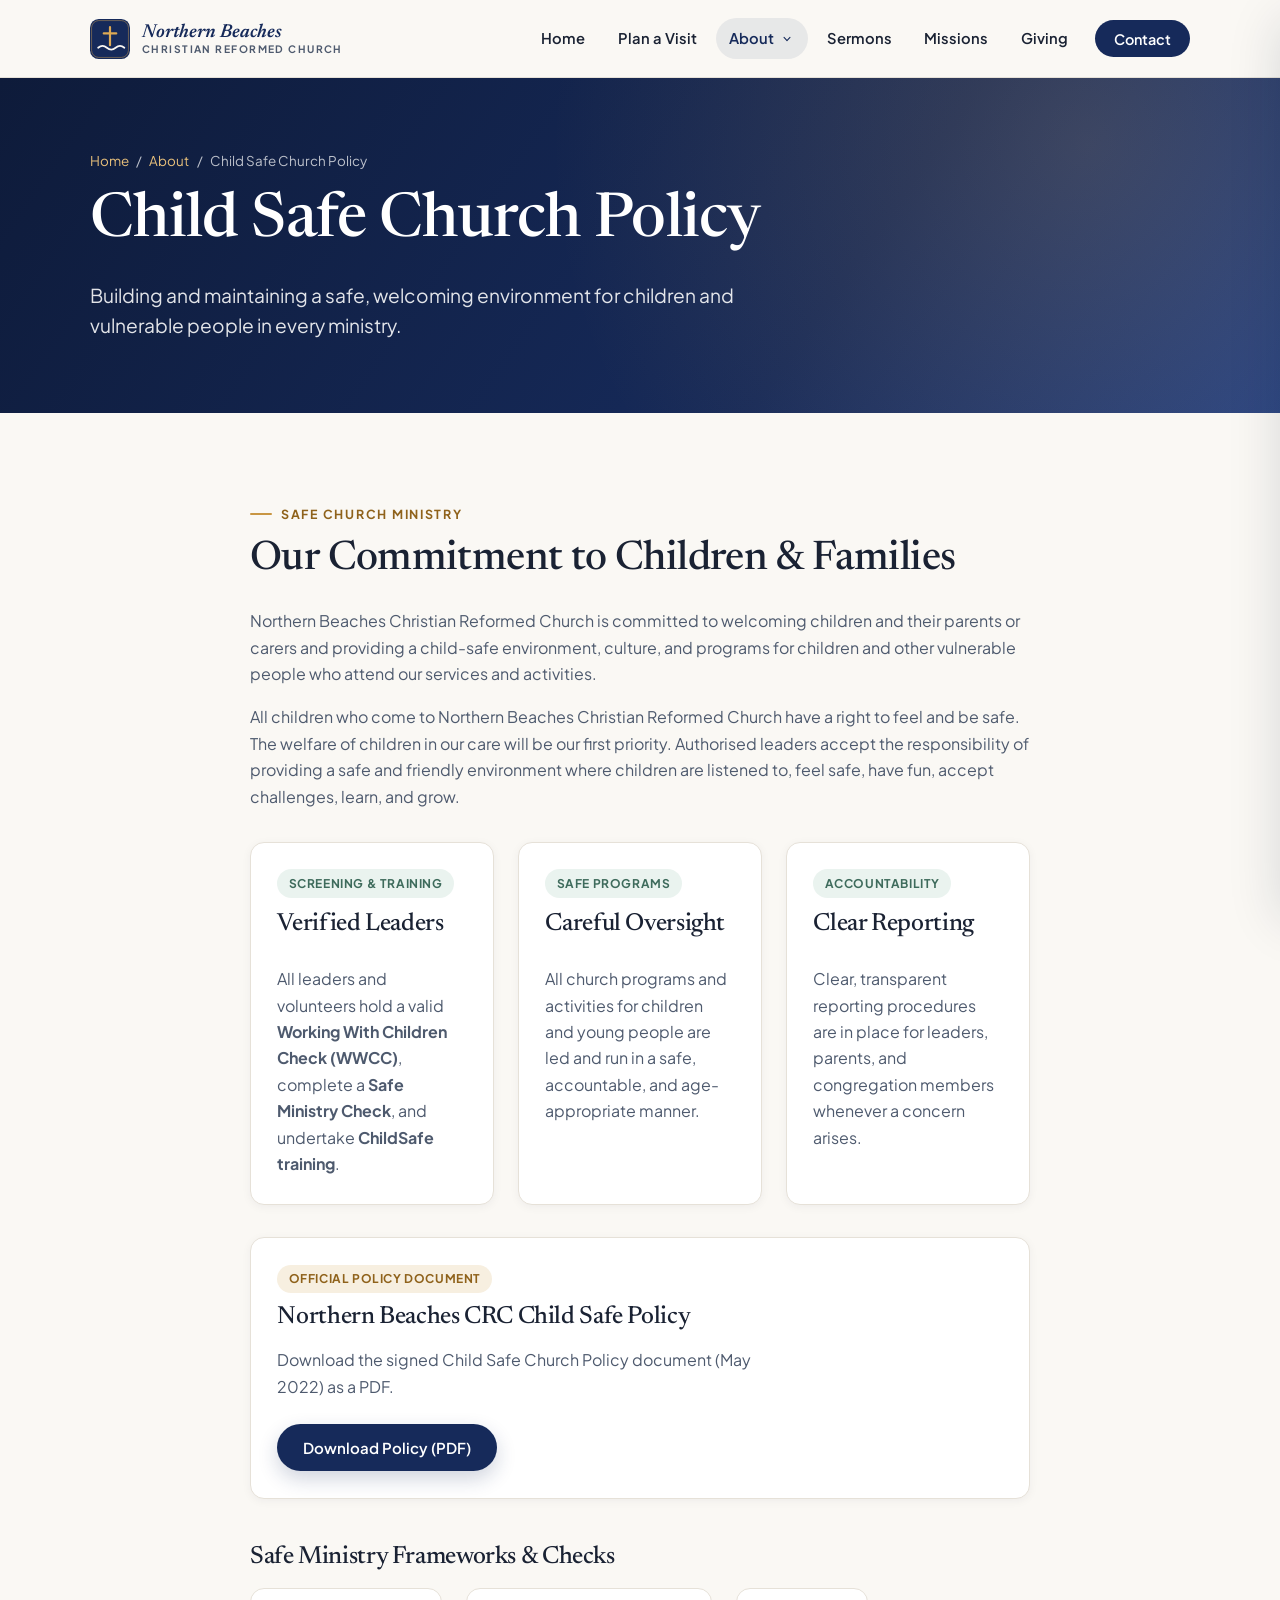
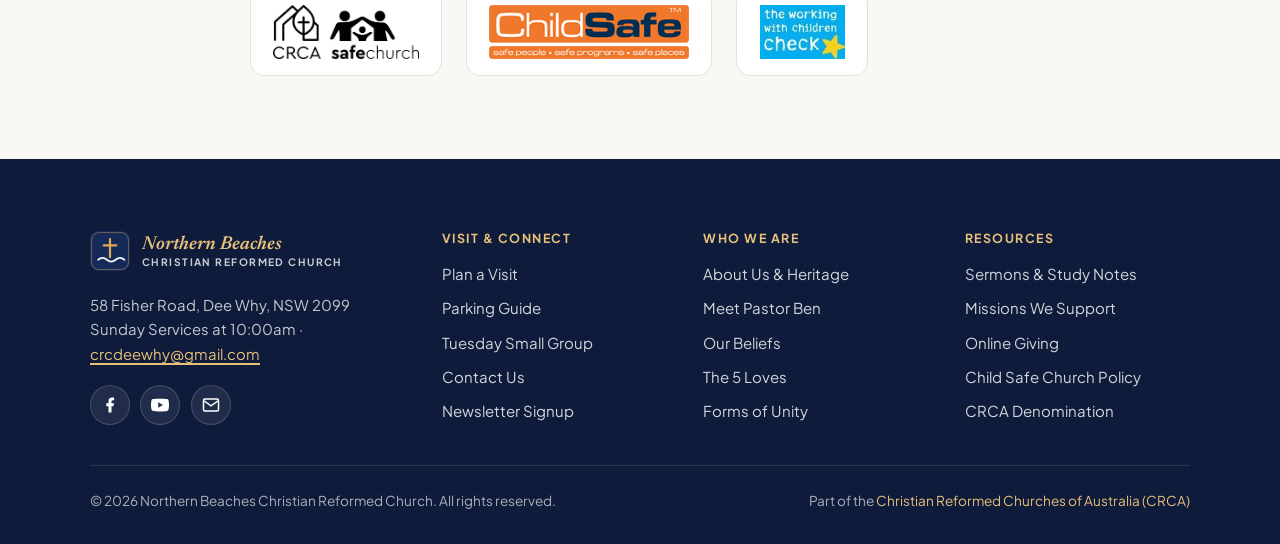
<file: safe-church.html>
<!DOCTYPE html>
<html lang="en">
<head>
  <meta charset="utf-8">
  <meta name="viewport" content="width=device-width, initial-scale=1.0">
  <title>Child Safe Church Policy | Northern Beaches Christian Reformed Church</title>
  <meta name="description" content="Our Safe Church Ministry commitment, screening standards (WWCC, Safe Ministry Check, ChildSafe training), and Child Safe Policy PDF.">
  <link rel="icon" type="image/svg+xml" href="assets/images/favicon.svg">
  <link rel="preconnect" href="https://fonts.googleapis.com">
  <link rel="preconnect" href="https://fonts.gstatic.com" crossorigin>
  <link href="https://fonts.googleapis.com/css2?family=Newsreader:ital,opsz,wght@0,6..72,400;0,6..72,500;0,6..72,600;1,6..72,400;1,6..72,600&family=Plus+Jakarta+Sans:wght@400;500;600;700&display=swap" rel="stylesheet">
  <link rel="stylesheet" href="css/styles.css">
</head>
<body>
  <a class="skip-link" href="#main-content">Skip to main content</a>

  <header class="site-header" role="banner">
    <div class="container header-inner">
      <a class="brand" href="index.html" aria-label="Northern Beaches Christian Reformed Church Home">
        <svg class="brand-icon" viewBox="0 0 64 64" fill="none" aria-hidden="true">
          <rect width="64" height="64" rx="14" fill="#162A5A"/>
          <rect x="2.5" y="2.5" width="59" height="59" rx="11.5" stroke="#DDA954" stroke-opacity="0.45" stroke-width="1.5"/>
          <path d="M32 13v29M22 23h20" stroke="#DDA954" stroke-width="3.5" stroke-linecap="round"/>
          <path d="M13 46c4.5-3.8 9.5-3.8 14 0s9.5 3.8 14 0 9.5-3.8 14 0" stroke="#FAF8F4" stroke-width="2.75" stroke-linecap="round"/>
        </svg>
        <span class="brand-text">
          <span class="brand-script">Northern Beaches</span>
          <span class="brand-sub">Christian Reformed Church</span>
        </span>
      </a>

      <nav class="site-nav" aria-label="Primary Navigation">
        <ul class="nav-list">
          <li><a class="nav-link" href="index.html">Home</a></li>
          <li><a class="nav-link" href="visit.html">Plan a Visit</a></li>
          <li class="nav-dropdown">
            <button class="dropdown-toggle" type="button" aria-expanded="false" aria-haspopup="true" aria-current="page">
              About
              <svg class="dropdown-chevron" viewBox="0 0 20 20" fill="currentColor" aria-hidden="true"><path fill-rule="evenodd" d="M5.23 7.21a.75.75 0 011.06.02L10 11.168l3.71-3.938a.75.75 0 111.08 1.04l-4.25 4.5a.75.75 0 01-1.08 0l-4.25-4.5a.75.75 0 01.02-1.06z" clip-rule="evenodd"/></svg>
            </button>
            <ul class="dropdown-menu">
              <li><a href="about.html">About Us &amp; Pastor</a></li>
              <li><a href="beliefs.html">Our Beliefs</a></li>
              <li><a href="beliefs.html#five-loves">The 5 Loves</a></li>
              <li><a href="beliefs.html#forms-of-unity">Forms of Unity</a></li>
              <li><a href="safe-church.html" aria-current="page">Child Safe Church</a></li>
            </ul>
          </li>
          <li><a class="nav-link" href="sermons.html">Sermons</a></li>
          <li><a class="nav-link" href="missions.html">Missions</a></li>
          <li><a class="nav-link" href="giving.html">Giving</a></li>
          <li><a class="nav-cta" href="contact.html">Contact</a></li>
        </ul>
      </nav>

      <button class="menu-toggle" id="menu-toggle" type="button" aria-label="Open navigation menu" aria-expanded="false" aria-controls="mobile-drawer">
        <svg width="24" height="24" viewBox="0 0 24 24" fill="none" stroke="currentColor" stroke-width="2" stroke-linecap="round" aria-hidden="true"><path d="M4 7h16M4 12h16M4 17h16"/></svg>
      </button>
    </div>
  </header>

  <div class="mobile-backdrop" id="mobile-backdrop"></div>
  <aside class="mobile-drawer" id="mobile-drawer" aria-label="Mobile Navigation" aria-hidden="true">
    <div class="mobile-drawer-header">
      <span class="brand">
        <span class="brand-text">
          <span class="brand-script">Northern Beaches</span>
          <span class="brand-sub">Christian Reformed Church</span>
        </span>
      </span>
      <button class="mobile-drawer-close" id="mobile-drawer-close" type="button" aria-label="Close navigation menu">
        <svg width="20" height="20" viewBox="0 0 24 24" fill="none" stroke="currentColor" stroke-width="2" stroke-linecap="round" aria-hidden="true"><path d="M6 6l12 12M18 6L6 18"/></svg>
      </button>
    </div>
    <ul class="mobile-nav-list">
      <li><a href="index.html">Home</a></li>
      <li><a href="visit.html">Plan a Visit</a></li>
      <li>
        <a href="about.html">About Us &amp; Pastor</a>
        <ul class="mobile-subnav">
          <li><a href="beliefs.html">Our Beliefs</a></li>
          <li><a href="beliefs.html#five-loves">The 5 Loves</a></li>
          <li><a href="beliefs.html#forms-of-unity">Forms of Unity</a></li>
          <li><a href="safe-church.html" aria-current="page">Child Safe Church</a></li>
        </ul>
      </li>
      <li><a href="sermons.html">Sermons &amp; Study Notes</a></li>
      <li><a href="missions.html">Missions</a></li>
      <li><a href="giving.html">Giving</a></li>
      <li><a href="contact.html">Contact Us</a></li>
    </ul>
  </aside>

  <main id="main-content">
    <section class="page-banner">
      <div class="container">
        <nav class="breadcrumbs" aria-label="Breadcrumb">
          <a href="index.html">Home</a>
          <span aria-hidden="true">/</span>
          <a href="about.html">About</a>
          <span aria-hidden="true">/</span>
          <span>Child Safe Church Policy</span>
        </nav>
        <h1>Child Safe Church Policy</h1>
        <p class="lead">Building and maintaining a safe, welcoming environment for children and vulnerable people in every ministry.</p>
      </div>
    </section>

    <section class="section">
      <div class="container container--narrow">
        <div class="reveal">
          <span class="eyebrow">Safe Church Ministry</span>
          <h2>Our Commitment to Children &amp; Families</h2>
          <p>Northern Beaches Christian Reformed Church is committed to welcoming children and their parents or carers and providing a child-safe environment, culture, and programs for children and other vulnerable people who attend our services and activities.</p>
          <p>All children who come to Northern Beaches Christian Reformed Church have a right to feel and be safe. The welfare of children in our care will be our first priority. Authorised leaders accept the responsibility of providing a safe and friendly environment where children are listened to, feel safe, have fun, accept challenges, learn, and grow.</p>
        </div>

        <div class="cards-grid reveal" style="margin-top: 2rem;">
          <article class="card">
            <span class="card-badge card-badge--sage">Screening &amp; Training</span>
            <h3>Verified Leaders</h3>
            <p>All leaders and volunteers hold a valid <strong>Working With Children Check (WWCC)</strong>, complete a <strong>Safe Ministry Check</strong>, and undertake <strong>ChildSafe training</strong>.</p>
          </article>

          <article class="card">
            <span class="card-badge card-badge--sage">Safe Programs</span>
            <h3>Careful Oversight</h3>
            <p>All church programs and activities for children and young people are led and run in a safe, accountable, and age-appropriate manner.</p>
          </article>

          <article class="card">
            <span class="card-badge card-badge--sage">Accountability</span>
            <h3>Clear Reporting</h3>
            <p>Clear, transparent reporting procedures are in place for leaders, parents, and congregation members whenever a concern arises.</p>
          </article>
        </div>

        <article class="card card--flat reveal" style="margin-top: 2rem; flex-direction: row; flex-wrap: wrap; align-items: center; justify-content: space-between; gap: 1.5rem;">
          <div style="max-width: 520px;">
            <span class="card-badge">Official Policy Document</span>
            <h3 style="margin-top: 0.6rem;">Northern Beaches CRC Child Safe Policy</h3>
            <p style="margin-bottom: 0;">Download the signed Child Safe Church Policy document (May 2022) as a PDF.</p>
          </div>
          <a class="btn btn-navy" href="assets/docs/nbcrc-child-safe-policy-may-2022.pdf" target="_blank" rel="noopener noreferrer">Download Policy (PDF)</a>
        </article>

        <div class="reveal" style="margin-top: 2.75rem;">
          <h3 style="margin-bottom: 1rem;">Safe Ministry Frameworks &amp; Checks</h3>
          <div class="logo-strip">
            <div class="logo-tile">
              <img src="assets/images/safe-church.png" alt="Safe Church Ministry CRCA logo" width="320" height="119" loading="lazy">
            </div>
            <div class="logo-tile">
              <img src="assets/images/childsafe.png" alt="ChildSafe Australia training and safety logo" width="244" height="66" loading="lazy">
            </div>
            <div class="logo-tile">
              <img src="assets/images/wwcc.jpg" alt="NSW Working With Children Check verification logo" width="126" height="80" loading="lazy">
            </div>
          </div>
        </div>
      </div>
    </section>
  </main>

  <footer class="site-footer">
    <div class="container">
      <div class="footer-grid">
        <div class="footer-brand">
          <a class="brand" href="index.html">
            <svg class="brand-icon" viewBox="0 0 64 64" fill="none" aria-hidden="true">
              <rect width="64" height="64" rx="14" fill="#162A5A"/>
              <rect x="2.5" y="2.5" width="59" height="59" rx="11.5" stroke="#DDA954" stroke-opacity="0.45" stroke-width="1.5"/>
              <path d="M32 13v29M22 23h20" stroke="#DDA954" stroke-width="3.5" stroke-linecap="round"/>
              <path d="M13 46c4.5-3.8 9.5-3.8 14 0s9.5 3.8 14 0 9.5-3.8 14 0" stroke="#FAF8F4" stroke-width="2.75" stroke-linecap="round"/>
            </svg>
            <span class="brand-text">
              <span class="brand-script">Northern Beaches</span>
              <span class="brand-sub">Christian Reformed Church</span>
            </span>
          </a>
          <p class="footer-desc">58 Fisher Road, Dee Why, NSW 2099<br>Sunday Services at 10:00am &middot; <a href="mailto:crcdeewhy@gmail.com" style="color: var(--gold-300);">crcdeewhy@gmail.com</a></p>
          <div class="social-row">
            <a class="social-btn" href="https://www.facebook.com/crcdeewhy" target="_blank" rel="noopener noreferrer" aria-label="Facebook">
              <svg width="18" height="18" viewBox="0 0 24 24" fill="currentColor" aria-hidden="true"><path d="M14 13.5h2.5l1-4H14v-2c0-1.03 0-2 2-2h1.5V2.14c-.326-.043-1.557-.14-2.857-.14C11.928 2 10 3.657 10 6.7v2.8H7v4h3V22h4v-8.5z"/></svg>
            </a>
            <a class="social-btn" href="https://www.youtube.com/@northernbeacheschristianre4875" target="_blank" rel="noopener noreferrer" aria-label="YouTube">
              <svg width="18" height="18" viewBox="0 0 24 24" fill="currentColor" aria-hidden="true"><path d="M23.5 6.2a3 3 0 00-2.1-2.1C19.5 3.5 12 3.5 12 3.5s-7.5 0-9.4.6A3 3 0 00.5 6.2 31.2 31.2 0 000 12a31.2 31.2 0 00.5 5.8 3 3 0 002.1 2.1c1.9.6 9.4.6 9.4.6s7.5 0 9.4-.6a3 3 0 002.1-2.1A31.2 31.2 0 0024 12a31.2 31.2 0 00-.5-5.8zM9.6 15.6V8.4l6.3 3.6-6.3 3.6z"/></svg>
            </a>
            <a class="social-btn" href="mailto:crcdeewhy@gmail.com" aria-label="Email Church">
              <svg width="18" height="18" viewBox="0 0 24 24" fill="none" stroke="currentColor" stroke-width="2" aria-hidden="true"><rect x="2" y="4" width="20" height="16" rx="2"/><path d="M22 6l-10 7L2 6"/></svg>
            </a>
          </div>
        </div>

        <div>
          <h3 class="footer-heading">Visit &amp; Connect</h3>
          <ul class="footer-links">
            <li><a href="visit.html">Plan a Visit</a></li>
            <li><a href="visit.html#parking">Parking Guide</a></li>
            <li><a href="visit.html#church-life">Tuesday Small Group</a></li>
            <li><a href="contact.html">Contact Us</a></li>
            <li><a href="contact.html#newsletter">Newsletter Signup</a></li>
          </ul>
        </div>

        <div>
          <h3 class="footer-heading">Who We Are</h3>
          <ul class="footer-links">
            <li><a href="about.html">About Us &amp; Heritage</a></li>
            <li><a href="about.html#pastor">Meet Pastor Ben</a></li>
            <li><a href="beliefs.html">Our Beliefs</a></li>
            <li><a href="beliefs.html#five-loves">The 5 Loves</a></li>
            <li><a href="beliefs.html#forms-of-unity">Forms of Unity</a></li>
          </ul>
        </div>

        <div>
          <h3 class="footer-heading">Resources</h3>
          <ul class="footer-links">
            <li><a href="sermons.html">Sermons &amp; Study Notes</a></li>
            <li><a href="missions.html">Missions We Support</a></li>
            <li><a href="giving.html">Online Giving</a></li>
            <li><a href="safe-church.html">Child Safe Church Policy</a></li>
            <li><a href="https://www.crca.org.au/" target="_blank" rel="noopener noreferrer">CRCA Denomination</a></li>
          </ul>
        </div>
      </div>

      <div class="footer-bottom">
        <span>&copy; 2026 Northern Beaches Christian Reformed Church. All rights reserved.</span>
        <span>Part of the <a href="https://www.crca.org.au/" target="_blank" rel="noopener noreferrer">Christian Reformed Churches of Australia (CRCA)</a></span>
      </div>
    </div>
  </footer>

  <script src="js/main.js"></script>
</body>
</html>
</file>
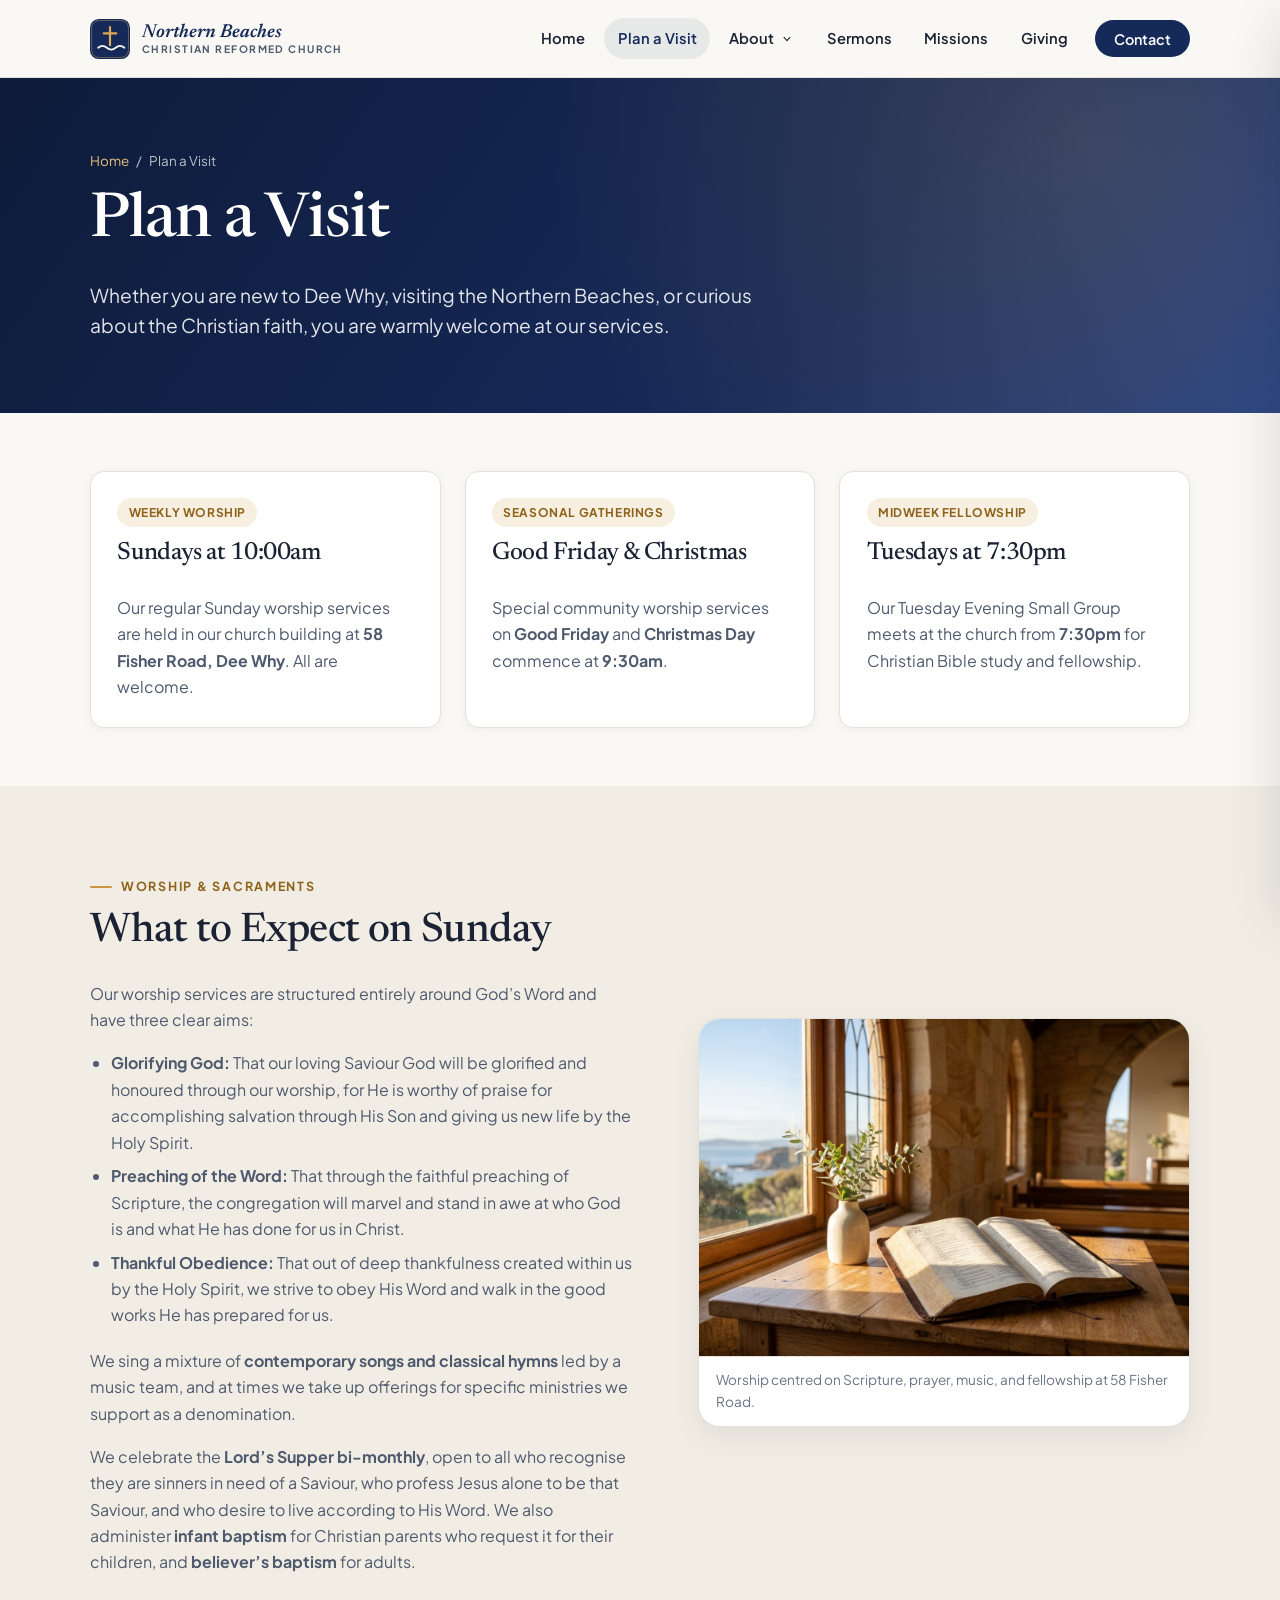
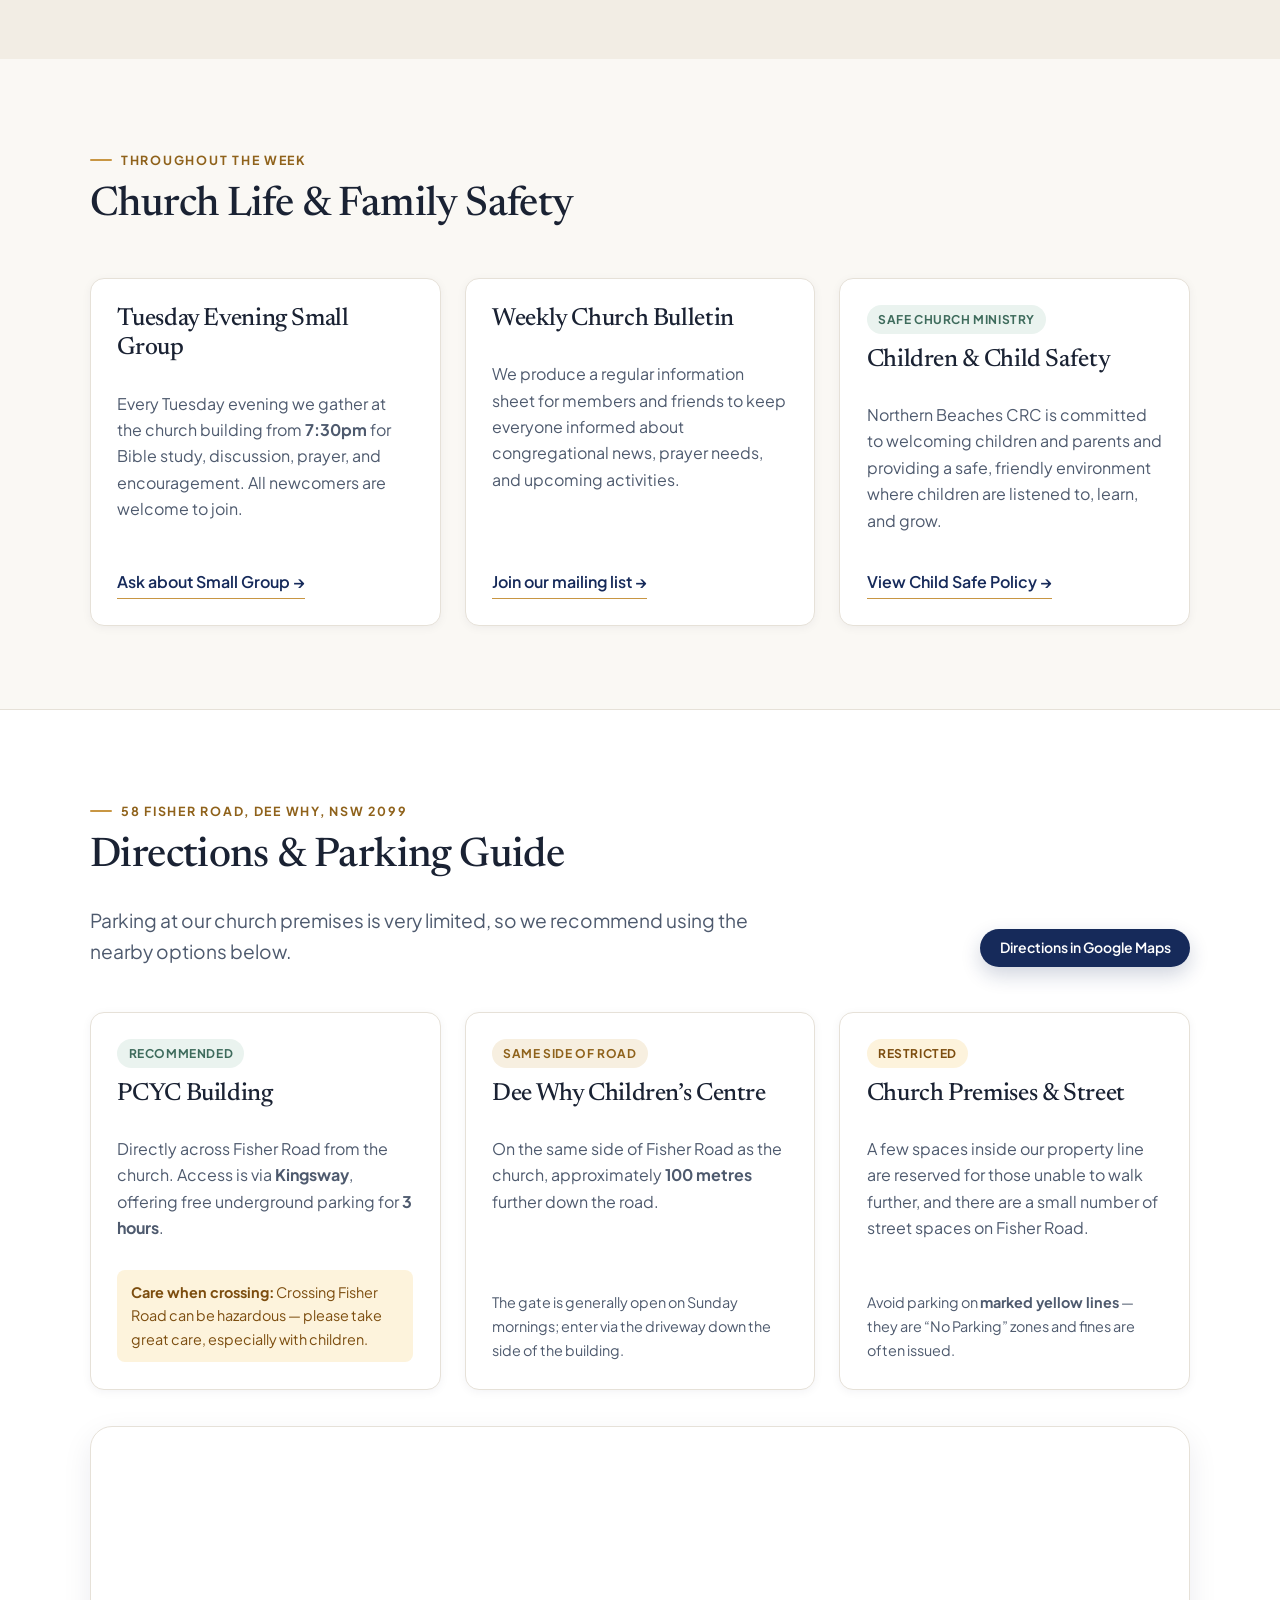
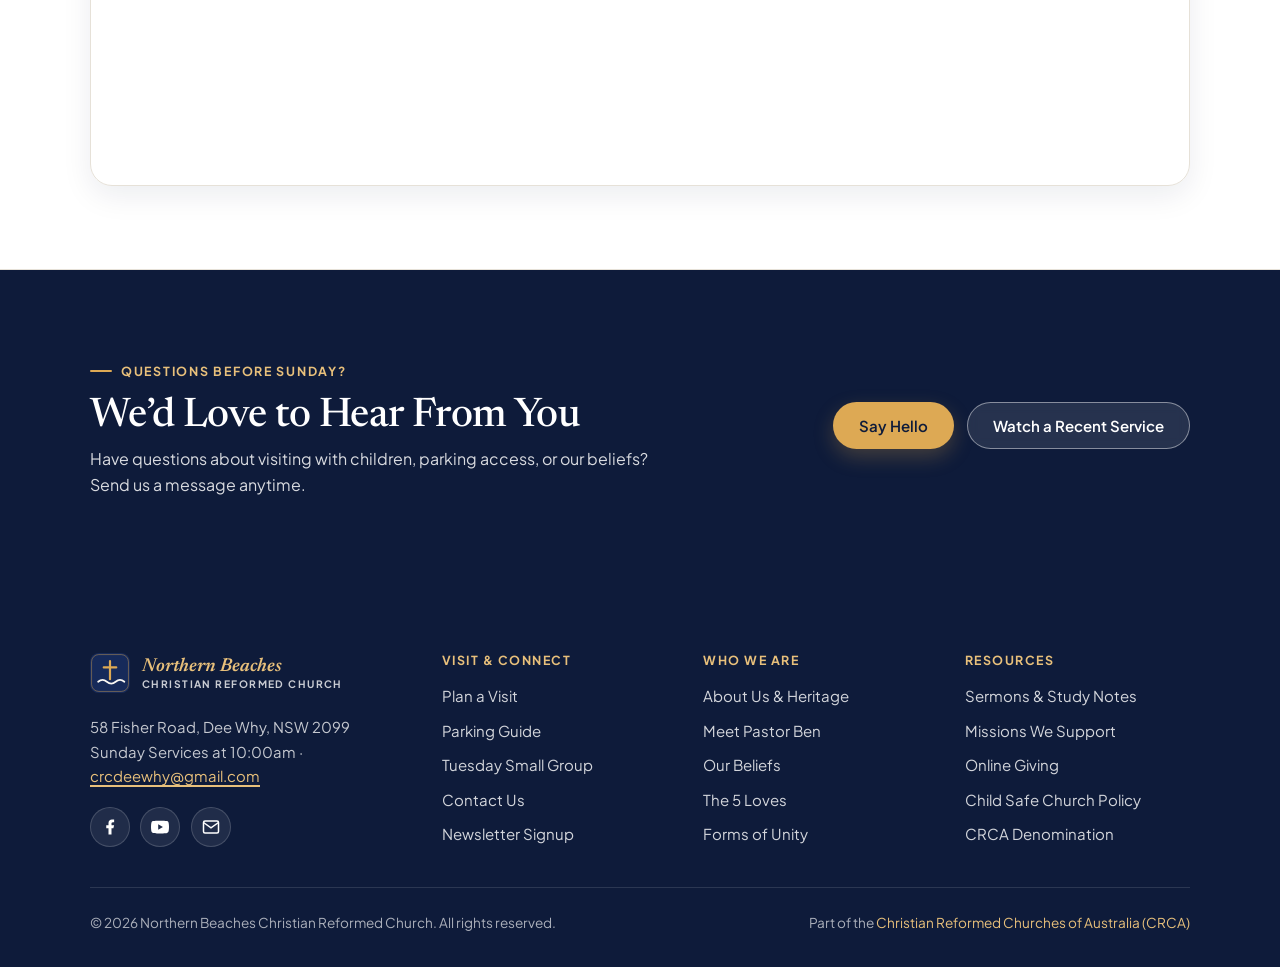
<file: visit.html>
<!DOCTYPE html>
<html lang="en">
<head>
  <meta charset="utf-8">
  <meta name="viewport" content="width=device-width, initial-scale=1.0">
  <title>Plan a Visit &amp; Church Life | Northern Beaches Christian Reformed Church</title>
  <meta name="description" content="Plan your Sunday visit to Northern Beaches Christian Reformed Church in Dee Why: 10am service details, worship style, Tuesday small group, and parking guide.">
  <link rel="icon" type="image/svg+xml" href="assets/images/favicon.svg">
  <link rel="preconnect" href="https://fonts.googleapis.com">
  <link rel="preconnect" href="https://fonts.gstatic.com" crossorigin>
  <link href="https://fonts.googleapis.com/css2?family=Newsreader:ital,opsz,wght@0,6..72,400;0,6..72,500;0,6..72,600;1,6..72,400;1,6..72,600&family=Plus+Jakarta+Sans:wght@400;500;600;700&display=swap" rel="stylesheet">
  <link rel="stylesheet" href="css/styles.css">
</head>
<body>
  <a class="skip-link" href="#main-content">Skip to main content</a>

  <header class="site-header" role="banner">
    <div class="container header-inner">
      <a class="brand" href="index.html" aria-label="Northern Beaches Christian Reformed Church Home">
        <svg class="brand-icon" viewBox="0 0 64 64" fill="none" aria-hidden="true">
          <rect width="64" height="64" rx="14" fill="#162A5A"/>
          <rect x="2.5" y="2.5" width="59" height="59" rx="11.5" stroke="#DDA954" stroke-opacity="0.45" stroke-width="1.5"/>
          <path d="M32 13v29M22 23h20" stroke="#DDA954" stroke-width="3.5" stroke-linecap="round"/>
          <path d="M13 46c4.5-3.8 9.5-3.8 14 0s9.5 3.8 14 0 9.5-3.8 14 0" stroke="#FAF8F4" stroke-width="2.75" stroke-linecap="round"/>
        </svg>
        <span class="brand-text">
          <span class="brand-script">Northern Beaches</span>
          <span class="brand-sub">Christian Reformed Church</span>
        </span>
      </a>

      <nav class="site-nav" aria-label="Primary Navigation">
        <ul class="nav-list">
          <li><a class="nav-link" href="index.html">Home</a></li>
          <li><a class="nav-link" href="visit.html" aria-current="page">Plan a Visit</a></li>
          <li class="nav-dropdown">
            <button class="dropdown-toggle" type="button" aria-expanded="false" aria-haspopup="true">
              About
              <svg class="dropdown-chevron" viewBox="0 0 20 20" fill="currentColor" aria-hidden="true"><path fill-rule="evenodd" d="M5.23 7.21a.75.75 0 011.06.02L10 11.168l3.71-3.938a.75.75 0 111.08 1.04l-4.25 4.5a.75.75 0 01-1.08 0l-4.25-4.5a.75.75 0 01.02-1.06z" clip-rule="evenodd"/></svg>
            </button>
            <ul class="dropdown-menu">
              <li><a href="about.html">About Us &amp; Pastor</a></li>
              <li><a href="beliefs.html">Our Beliefs</a></li>
              <li><a href="beliefs.html#five-loves">The 5 Loves</a></li>
              <li><a href="beliefs.html#forms-of-unity">Forms of Unity</a></li>
              <li><a href="safe-church.html">Child Safe Church</a></li>
            </ul>
          </li>
          <li><a class="nav-link" href="sermons.html">Sermons</a></li>
          <li><a class="nav-link" href="missions.html">Missions</a></li>
          <li><a class="nav-link" href="giving.html">Giving</a></li>
          <li><a class="nav-cta" href="contact.html">Contact</a></li>
        </ul>
      </nav>

      <button class="menu-toggle" id="menu-toggle" type="button" aria-label="Open navigation menu" aria-expanded="false" aria-controls="mobile-drawer">
        <svg width="24" height="24" viewBox="0 0 24 24" fill="none" stroke="currentColor" stroke-width="2" stroke-linecap="round" aria-hidden="true"><path d="M4 7h16M4 12h16M4 17h16"/></svg>
      </button>
    </div>
  </header>

  <div class="mobile-backdrop" id="mobile-backdrop"></div>
  <aside class="mobile-drawer" id="mobile-drawer" aria-label="Mobile Navigation" aria-hidden="true">
    <div class="mobile-drawer-header">
      <span class="brand">
        <span class="brand-text">
          <span class="brand-script">Northern Beaches</span>
          <span class="brand-sub">Christian Reformed Church</span>
        </span>
      </span>
      <button class="mobile-drawer-close" id="mobile-drawer-close" type="button" aria-label="Close navigation menu">
        <svg width="20" height="20" viewBox="0 0 24 24" fill="none" stroke="currentColor" stroke-width="2" stroke-linecap="round" aria-hidden="true"><path d="M6 6l12 12M18 6L6 18"/></svg>
      </button>
    </div>
    <ul class="mobile-nav-list">
      <li><a href="index.html">Home</a></li>
      <li><a href="visit.html" aria-current="page">Plan a Visit</a></li>
      <li>
        <a href="about.html">About Us &amp; Pastor</a>
        <ul class="mobile-subnav">
          <li><a href="beliefs.html">Our Beliefs</a></li>
          <li><a href="beliefs.html#five-loves">The 5 Loves</a></li>
          <li><a href="beliefs.html#forms-of-unity">Forms of Unity</a></li>
          <li><a href="safe-church.html">Child Safe Church</a></li>
        </ul>
      </li>
      <li><a href="sermons.html">Sermons &amp; Study Notes</a></li>
      <li><a href="missions.html">Missions</a></li>
      <li><a href="giving.html">Giving</a></li>
      <li><a href="contact.html">Contact Us</a></li>
    </ul>
  </aside>

  <main id="main-content">
    <section class="page-banner">
      <div class="container">
        <nav class="breadcrumbs" aria-label="Breadcrumb">
          <a href="index.html">Home</a>
          <span aria-hidden="true">/</span>
          <span>Plan a Visit</span>
        </nav>
        <h1>Plan a Visit</h1>
        <p class="lead">Whether you are new to Dee Why, visiting the Northern Beaches, or curious about the Christian faith, you are warmly welcome at our services.</p>
      </div>
    </section>

    <!-- Gatherings Overview -->
    <section class="section section--compact">
      <div class="container">
        <div class="cards-grid reveal">
          <article class="card">
            <span class="card-badge">Weekly Worship</span>
            <h3>Sundays at 10:00am</h3>
            <p>Our regular Sunday worship services are held in our church building at <strong>58 Fisher Road, Dee Why</strong>. All are welcome.</p>
          </article>
          <article class="card">
            <span class="card-badge">Seasonal Gatherings</span>
            <h3>Good Friday &amp; Christmas</h3>
            <p>Special community worship services on <strong>Good Friday</strong> and <strong>Christmas Day</strong> commence at <strong>9:30am</strong>.</p>
          </article>
          <article class="card">
            <span class="card-badge">Midweek Fellowship</span>
            <h3>Tuesdays at 7:30pm</h3>
            <p>Our Tuesday Evening Small Group meets at the church from <strong>7:30pm</strong> for Christian Bible study and fellowship.</p>
          </article>
        </div>
      </div>
    </section>

    <!-- What to Expect -->
    <section class="section section--warm">
      <div class="container split">
        <div class="reveal">
          <span class="eyebrow">Worship &amp; Sacraments</span>
          <h2>What to Expect on Sunday</h2>
          <p>Our worship services are structured entirely around God&rsquo;s Word and have three clear aims:</p>
          <ul>
            <li><strong>Glorifying God:</strong> That our loving Saviour God will be glorified and honoured through our worship, for He is worthy of praise for accomplishing salvation through His Son and giving us new life by the Holy Spirit.</li>
            <li><strong>Preaching of the Word:</strong> That through the faithful preaching of Scripture, the congregation will marvel and stand in awe at who God is and what He has done for us in Christ.</li>
            <li><strong>Thankful Obedience:</strong> That out of deep thankfulness created within us by the Holy Spirit, we strive to obey His Word and walk in the good works He has prepared for us.</li>
          </ul>
          <p>We sing a mixture of <strong>contemporary songs and classical hymns</strong> led by a music team, and at times we take up offerings for specific ministries we support as a denomination.</p>
          <p>We celebrate the <strong>Lord&rsquo;s Supper bi-monthly</strong>, open to all who recognise they are sinners in need of a Saviour, who profess Jesus alone to be that Saviour, and who desire to live according to His Word. We also administer <strong>infant baptism</strong> for Christian parents who request it for their children, and <strong>believer&rsquo;s baptism</strong> for adults.</p>
        </div>
        <div class="media-frame media-frame--landscape reveal">
          <img src="assets/images/worship-bible.jpg" alt="Open Bible resting on a timber table in warm morning coastal light" width="1200" height="825" loading="lazy">
          <div class="media-caption">Worship centred on Scripture, prayer, music, and fellowship at 58 Fisher Road.</div>
        </div>
      </div>
    </section>

    <!-- Church Life & Children -->
    <section class="section" id="church-life">
      <div class="container">
        <div class="section-header reveal">
          <span class="eyebrow">Throughout the Week</span>
          <h2>Church Life &amp; Family Safety</h2>
        </div>
        <div class="cards-grid reveal">
          <article class="card">
            <h3>Tuesday Evening Small Group</h3>
            <p>Every Tuesday evening we gather at the church building from <strong>7:30pm</strong> for Bible study, discussion, prayer, and encouragement. All newcomers are welcome to join.</p>
            <div class="card-footer"><a class="text-link" href="contact.html">Ask about Small Group &rarr;</a></div>
          </article>

          <article class="card">
            <h3>Weekly Church Bulletin</h3>
            <p>We produce a regular information sheet for members and friends to keep everyone informed about congregational news, prayer needs, and upcoming activities.</p>
            <div class="card-footer"><a class="text-link" href="contact.html#newsletter">Join our mailing list &rarr;</a></div>
          </article>

          <article class="card">
            <span class="card-badge card-badge--sage">Safe Church Ministry</span>
            <h3>Children &amp; Child Safety</h3>
            <p>Northern Beaches CRC is committed to welcoming children and parents and providing a safe, friendly environment where children are listened to, learn, and grow.</p>
            <div class="card-footer"><a class="text-link" href="safe-church.html">View Child Safe Policy &rarr;</a></div>
          </article>
        </div>
      </div>
    </section>

    <!-- Parking & Location Map -->
    <section class="section section--surface" id="parking">
      <div class="container">
        <div class="section-header-row reveal">
          <div class="section-header">
            <span class="eyebrow">58 Fisher Road, Dee Why, NSW 2099</span>
            <h2>Directions &amp; Parking Guide</h2>
            <p class="lead">Parking at our church premises is very limited, so we recommend using the nearby options below.</p>
          </div>
          <a class="btn btn-navy btn-sm" href="https://maps.google.com/?q=58+Fisher+Road,+Dee+Why+NSW+2099" target="_blank" rel="noopener noreferrer">Directions in Google Maps</a>
        </div>

        <div class="cards-grid reveal" style="margin-bottom: 2.25rem;">
          <article class="card">
            <span class="card-badge card-badge--sage">Recommended</span>
            <h3>PCYC Building</h3>
            <p>Directly across Fisher Road from the church. Access is via <strong>Kingsway</strong>, offering free underground parking for <strong>3 hours</strong>.</p>
            <p style="font-size: 0.9rem; color: var(--amber-text); background: var(--amber-100); padding: 0.65rem 0.85rem; border-radius: 8px; margin-top: auto;"><strong>Care when crossing:</strong> Crossing Fisher Road can be hazardous &mdash; please take great care, especially with children.</p>
          </article>

          <article class="card">
            <span class="card-badge">Same Side of Road</span>
            <h3>Dee Why Children&rsquo;s Centre</h3>
            <p>On the same side of Fisher Road as the church, approximately <strong>100 metres</strong> further down the road.</p>
            <p style="font-size: 0.9rem; margin-top: auto;">The gate is generally open on Sunday mornings; enter via the driveway down the side of the building.</p>
          </article>

          <article class="card">
            <span class="card-badge card-badge--amber">Restricted</span>
            <h3>Church Premises &amp; Street</h3>
            <p>A few spaces inside our property line are reserved for those unable to walk further, and there are a small number of street spaces on Fisher Road.</p>
            <p style="font-size: 0.9rem; margin-top: auto;">Avoid parking on <strong>marked yellow lines</strong> &mdash; they are &ldquo;No Parking&rdquo; zones and fines are often issued.</p>
          </article>
        </div>

        <div class="map-frame reveal">
          <iframe title="Map showing Northern Beaches Christian Reformed Church at 58 Fisher Road, Dee Why NSW 2099" src="https://www.google.com/maps?q=58+Fisher+Road,+Dee+Why+NSW+2099,+Australia&output=embed" loading="lazy" referrerpolicy="no-referrer-when-downgrade"></iframe>
        </div>
      </div>
    </section>

    <!-- Friendly CTA -->
    <section class="section section--navy">
      <div class="container" style="display:flex; flex-wrap:wrap; align-items:center; justify-content:space-between; gap:1.5rem;">
        <div>
          <span class="eyebrow eyebrow--light">Questions Before Sunday?</span>
          <h2 style="margin-bottom: 0.3rem;">We&rsquo;d Love to Hear From You</h2>
          <p style="max-width: 560px;">Have questions about visiting with children, parking access, or our beliefs? Send us a message anytime.</p>
        </div>
        <div class="btn-group">
          <a class="btn btn-primary" href="contact.html">Say Hello</a>
          <a class="btn btn-outline-light" href="sermons.html">Watch a Recent Service</a>
        </div>
      </div>
    </section>
  </main>

  <footer class="site-footer">
    <div class="container">
      <div class="footer-grid">
        <div class="footer-brand">
          <a class="brand" href="index.html">
            <svg class="brand-icon" viewBox="0 0 64 64" fill="none" aria-hidden="true">
              <rect width="64" height="64" rx="14" fill="#162A5A"/>
              <rect x="2.5" y="2.5" width="59" height="59" rx="11.5" stroke="#DDA954" stroke-opacity="0.45" stroke-width="1.5"/>
              <path d="M32 13v29M22 23h20" stroke="#DDA954" stroke-width="3.5" stroke-linecap="round"/>
              <path d="M13 46c4.5-3.8 9.5-3.8 14 0s9.5 3.8 14 0 9.5-3.8 14 0" stroke="#FAF8F4" stroke-width="2.75" stroke-linecap="round"/>
            </svg>
            <span class="brand-text">
              <span class="brand-script">Northern Beaches</span>
              <span class="brand-sub">Christian Reformed Church</span>
            </span>
          </a>
          <p class="footer-desc">58 Fisher Road, Dee Why, NSW 2099<br>Sunday Services at 10:00am &middot; <a href="mailto:crcdeewhy@gmail.com" style="color: var(--gold-300);">crcdeewhy@gmail.com</a></p>
          <div class="social-row">
            <a class="social-btn" href="https://www.facebook.com/crcdeewhy" target="_blank" rel="noopener noreferrer" aria-label="Facebook">
              <svg width="18" height="18" viewBox="0 0 24 24" fill="currentColor" aria-hidden="true"><path d="M14 13.5h2.5l1-4H14v-2c0-1.03 0-2 2-2h1.5V2.14c-.326-.043-1.557-.14-2.857-.14C11.928 2 10 3.657 10 6.7v2.8H7v4h3V22h4v-8.5z"/></svg>
            </a>
            <a class="social-btn" href="https://www.youtube.com/@northernbeacheschristianre4875" target="_blank" rel="noopener noreferrer" aria-label="YouTube">
              <svg width="18" height="18" viewBox="0 0 24 24" fill="currentColor" aria-hidden="true"><path d="M23.5 6.2a3 3 0 00-2.1-2.1C19.5 3.5 12 3.5 12 3.5s-7.5 0-9.4.6A3 3 0 00.5 6.2 31.2 31.2 0 000 12a31.2 31.2 0 00.5 5.8 3 3 0 002.1 2.1c1.9.6 9.4.6 9.4.6s7.5 0 9.4-.6a3 3 0 002.1-2.1A31.2 31.2 0 0024 12a31.2 31.2 0 00-.5-5.8zM9.6 15.6V8.4l6.3 3.6-6.3 3.6z"/></svg>
            </a>
            <a class="social-btn" href="mailto:crcdeewhy@gmail.com" aria-label="Email Church">
              <svg width="18" height="18" viewBox="0 0 24 24" fill="none" stroke="currentColor" stroke-width="2" aria-hidden="true"><rect x="2" y="4" width="20" height="16" rx="2"/><path d="M22 6l-10 7L2 6"/></svg>
            </a>
          </div>
        </div>

        <div>
          <h3 class="footer-heading">Visit &amp; Connect</h3>
          <ul class="footer-links">
            <li><a href="visit.html">Plan a Visit</a></li>
            <li><a href="visit.html#parking">Parking Guide</a></li>
            <li><a href="visit.html#church-life">Tuesday Small Group</a></li>
            <li><a href="contact.html">Contact Us</a></li>
            <li><a href="contact.html#newsletter">Newsletter Signup</a></li>
          </ul>
        </div>

        <div>
          <h3 class="footer-heading">Who We Are</h3>
          <ul class="footer-links">
            <li><a href="about.html">About Us &amp; Heritage</a></li>
            <li><a href="about.html#pastor">Meet Pastor Ben</a></li>
            <li><a href="beliefs.html">Our Beliefs</a></li>
            <li><a href="beliefs.html#five-loves">The 5 Loves</a></li>
            <li><a href="beliefs.html#forms-of-unity">Forms of Unity</a></li>
          </ul>
        </div>

        <div>
          <h3 class="footer-heading">Resources</h3>
          <ul class="footer-links">
            <li><a href="sermons.html">Sermons &amp; Study Notes</a></li>
            <li><a href="missions.html">Missions We Support</a></li>
            <li><a href="giving.html">Online Giving</a></li>
            <li><a href="safe-church.html">Child Safe Church Policy</a></li>
            <li><a href="https://www.crca.org.au/" target="_blank" rel="noopener noreferrer">CRCA Denomination</a></li>
          </ul>
        </div>
      </div>

      <div class="footer-bottom">
        <span>&copy; 2026 Northern Beaches Christian Reformed Church. All rights reserved.</span>
        <span>Part of the <a href="https://www.crca.org.au/" target="_blank" rel="noopener noreferrer">Christian Reformed Churches of Australia (CRCA)</a></span>
      </div>
    </div>
  </footer>

  <script src="js/main.js"></script>
</body>
</html>
</file>
<file: css/styles.css>
﻿/* ==========================================================================
   Northern Beaches Christian Reformed Church
   Coastal Sunlit Editorial Design System
   ========================================================================== */

:root {
  /* Brand & Coastal Palette */
  --navy-950: #0e1b3a;
  --navy-900: #162a5a;
  --navy-800: #1f3b7a;
  --navy-700: #2b4e96;

  --gold-500: #c89643;
  --gold-400: #dda954;
  --gold-300: #e8c07b;
  --gold-100: #f7efe0;
  --gold-text: #8f621b; /* High-contrast gold for eyebrows & text on light bg */

  /* Neutral Surfaces & Text */
  --bg-ivory: #faf8f4;
  --bg-warm: #f2ede4;
  --bg-surface: #ffffff;
  --border-subtle: #e6e1d8;
  --border-strong: #d3cbbd;

  --text-primary: #1a2233;
  --text-secondary: #4e5a6e;
  --text-muted: #697487;

  /* Supportive Coastal Accents */
  --sage-600: #3e6b5c;
  --sage-100: #eaf3ef;
  --amber-100: #fdf3dc;
  --amber-text: #7c4d0f;

  /* Typography */
  --font-serif: 'Newsreader', Georgia, 'Times New Roman', serif;
  --font-sans: 'Plus Jakarta Sans', -apple-system, BlinkMacSystemFont, 'Segoe UI', Roboto, sans-serif;

  /* Layout & Rhythm */
  --container-max: 1180px;
  --container-narrow: 860px;
  --header-height: 78px;
  --radius-sm: 8px;
  --radius-md: 14px;
  --radius-lg: 22px;
  --radius-pill: 999px;

  /* Shadows */
  --shadow-sm: 0 2px 10px rgba(14, 27, 58, 0.05);
  --shadow-md: 0 10px 30px rgba(14, 27, 58, 0.08);
  --shadow-lg: 0 20px 50px rgba(14, 27, 58, 0.14);

  /* Motion */
  --ease-out: cubic-bezier(0.22, 1, 0.36, 1);
}

/* Reset & Base */
*,
*::before,
*::after {
  box-sizing: border-box;
}

html {
  scroll-behavior: smooth;
  scroll-padding-top: calc(var(--header-height) + 24px);
  -webkit-text-size-adjust: 100%;
}

body {
  margin: 0;
  font-family: var(--font-sans);
  font-size: 1rem;
  line-height: 1.65;
  color: var(--text-primary);
  background-color: var(--bg-ivory);
  -webkit-font-smoothing: antialiased;
  overflow-x: clip;
}

body.drawer-open {
  overflow: hidden;
}

img,
picture,
svg {
  display: block;
  max-width: 100%;
}

img {
  height: auto;
}

button,
input,
textarea,
select {
  font: inherit;
  color: inherit;
}

a {
  color: var(--navy-800);
  text-decoration-thickness: 1.5px;
  text-underline-offset: 3px;
  transition: color 0.2s var(--ease-out), opacity 0.2s var(--ease-out);
}

a:hover {
  color: var(--navy-950);
}

:focus-visible {
  outline: 3px solid var(--gold-400);
  outline-offset: 3px;
  border-radius: 4px;
}

h1,
h2,
h3,
h4 {
  margin: 0 0 0.6em;
  font-family: var(--font-serif);
  font-weight: 500;
  line-height: 1.18;
  letter-spacing: -0.015em;
  color: var(--text-primary);
}

h1 {
  font-size: clamp(2.3rem, 4.8vw, 3.85rem);
}

h2 {
  font-size: clamp(1.8rem, 3.2vw, 2.55rem);
}

h3 {
  font-size: clamp(1.28rem, 2vw, 1.55rem);
}

h4 {
  font-size: 1.125rem;
  font-family: var(--font-sans);
  font-weight: 600;
}

p {
  margin: 0 0 1.05em;
  color: var(--text-secondary);
}

p:last-child {
  margin-bottom: 0;
}

ul,
ol {
  margin: 0 0 1.2em;
  padding-left: 1.3em;
  color: var(--text-secondary);
}

li + li {
  margin-top: 0.45em;
}

blockquote {
  margin: 1.5em 0;
  padding: 1.25rem 1.5rem;
  border-left: 3px solid var(--gold-500);
  background: var(--gold-100);
  border-radius: 0 var(--radius-md) var(--radius-md) 0;
  font-family: var(--font-serif);
  font-size: 1.2rem;
  font-style: italic;
  line-height: 1.55;
  color: var(--navy-950);
}

blockquote cite {
  display: block;
  margin-top: 0.6rem;
  font-family: var(--font-sans);
  font-size: 0.85rem;
  font-style: normal;
  font-weight: 600;
  letter-spacing: 0.04em;
  text-transform: uppercase;
  color: var(--gold-text);
}

/* Skip Link */
.skip-link {
  position: absolute;
  top: -100px;
  left: 1rem;
  z-index: 200;
  padding: 0.75rem 1.25rem;
  background: var(--navy-950);
  color: #ffffff;
  font-weight: 600;
  text-decoration: none;
  border-radius: var(--radius-sm);
  transition: top 0.15s ease;
}

.skip-link:focus {
  top: 1rem;
}

/* Utilities & Containers */
.container {
  width: 100%;
  max-width: var(--container-max);
  margin-inline: auto;
  padding-inline: clamp(1.15rem, 3.5vw, 2.5rem);
}

.container--narrow {
  max-width: var(--container-narrow);
}

.eyebrow {
  display: inline-flex;
  align-items: center;
  gap: 0.55rem;
  margin-bottom: 0.7rem;
  font-family: var(--font-sans);
  font-size: 0.78rem;
  font-weight: 700;
  letter-spacing: 0.14em;
  text-transform: uppercase;
  color: var(--gold-text);
}

.eyebrow::before {
  content: '';
  width: 22px;
  height: 2px;
  background: var(--gold-500);
  border-radius: 2px;
}

.eyebrow--light {
  color: var(--gold-300);
}

.eyebrow--light::before {
  background: var(--gold-400);
}

.lead {
  font-size: clamp(1.06rem, 1.5vw, 1.22rem);
  line-height: 1.6;
  color: var(--text-secondary);
}

.sr-only {
  position: absolute;
  width: 1px;
  height: 1px;
  padding: 0;
  margin: -1px;
  overflow: hidden;
  clip: rect(0, 0, 0, 0);
  white-space: nowrap;
  border: 0;
}

/* Buttons */
.btn-group {
  display: flex;
  flex-wrap: wrap;
  gap: 0.85rem;
  align-items: center;
}

.btn {
  display: inline-flex;
  align-items: center;
  justify-content: center;
  gap: 0.5rem;
  padding: 0.85rem 1.55rem;
  border-radius: var(--radius-pill);
  font-family: var(--font-sans);
  font-size: 0.94rem;
  font-weight: 600;
  line-height: 1.2;
  text-decoration: none;
  border: 1.5px solid transparent;
  cursor: pointer;
  transition: transform 0.2s var(--ease-out), background-color 0.2s var(--ease-out), border-color 0.2s var(--ease-out), box-shadow 0.2s var(--ease-out);
}

.btn:hover {
  transform: translateY(-1px);
}

.btn:active {
  transform: translateY(0);
}

.btn-primary {
  background-color: var(--gold-400);
  color: var(--navy-950);
  box-shadow: 0 8px 20px rgba(200, 150, 67, 0.28);
}

.btn-primary:hover {
  background-color: var(--gold-300);
  color: var(--navy-950);
}

.btn-navy {
  background-color: var(--navy-900);
  color: #ffffff;
  box-shadow: 0 8px 20px rgba(22, 42, 90, 0.2);
}

.btn-navy:hover {
  background-color: var(--navy-800);
  color: #ffffff;
}

.btn-outline {
  background-color: transparent;
  color: var(--navy-900);
  border-color: var(--border-strong);
}

.btn-outline:hover {
  background-color: var(--bg-warm);
  border-color: var(--navy-900);
  color: var(--navy-950);
}

.btn-outline-light {
  background-color: rgba(255, 255, 255, 0.1);
  color: #ffffff;
  border-color: rgba(255, 255, 255, 0.45);
  backdrop-filter: blur(6px);
}

.btn-outline-light:hover {
  background-color: rgba(255, 255, 255, 0.2);
  border-color: #ffffff;
  color: #ffffff;
}

.btn-sm {
  padding: 0.6rem 1.15rem;
  font-size: 0.875rem;
}

.text-link {
  display: inline-flex;
  align-items: center;
  gap: 0.35rem;
  font-weight: 600;
  color: var(--navy-900);
  text-decoration: none;
  border-bottom: 1.5px solid var(--gold-500);
  padding-bottom: 2px;
}

.text-link:hover {
  color: var(--navy-800);
  border-bottom-color: var(--navy-900);
}

/* ==========================================================================
   Header & Navigation
   ========================================================================== */
.site-header {
  position: sticky;
  top: 0;
  z-index: 100;
  height: var(--header-height);
  display: flex;
  align-items: center;
  background-color: rgba(250, 248, 244, 0.95);
  backdrop-filter: blur(12px);
  border-bottom: 1px solid var(--border-subtle);
  transition: background-color 0.3s var(--ease-out), border-color 0.3s var(--ease-out), box-shadow 0.3s var(--ease-out);
}

body.has-hero .site-header {
  position: fixed;
  width: 100%;
  background: linear-gradient(180deg, rgba(14, 27, 58, 0.72) 0%, rgba(14, 27, 58, 0.28) 70%, rgba(14, 27, 58, 0) 100%);
  backdrop-filter: none;
  border-bottom-color: transparent;
}

body.has-hero .site-header.is-scrolled {
  background: rgba(250, 248, 244, 0.97);
  backdrop-filter: blur(14px);
  border-bottom-color: var(--border-subtle);
  box-shadow: var(--shadow-sm);
}

.header-inner {
  display: flex;
  align-items: center;
  justify-content: space-between;
  gap: 1.5rem;
}

/* Brand Mark */
.brand {
  display: inline-flex;
  align-items: center;
  gap: 0.75rem;
  text-decoration: none;
  flex-shrink: 0;
}

.brand-icon {
  width: 40px;
  height: 40px;
  flex-shrink: 0;
}

.brand-text {
  display: flex;
  flex-direction: column;
  line-height: 1.1;
}

.brand-script {
  font-family: var(--font-serif);
  font-style: italic;
  font-weight: 600;
  font-size: 1.18rem;
  color: var(--navy-900);
  transition: color 0.25s ease;
}

.brand-sub {
  font-family: var(--font-sans);
  font-size: 0.64rem;
  font-weight: 700;
  letter-spacing: 0.14em;
  text-transform: uppercase;
  color: var(--text-secondary);
  transition: color 0.25s ease;
}

body.has-hero .site-header:not(.is-scrolled) .brand-script {
  color: var(--gold-300);
}

body.has-hero .site-header:not(.is-scrolled) .brand-sub {
  color: rgba(255, 255, 255, 0.88);
}

/* Desktop Nav */
.site-nav {
  display: none;
}

.nav-list {
  display: flex;
  align-items: center;
  gap: 0.35rem;
  list-style: none;
  margin: 0;
  padding: 0;
}

.nav-list > li {
  margin: 0;
  position: relative;
}

.nav-link,
.dropdown-toggle {
  display: inline-flex;
  align-items: center;
  gap: 0.35rem;
  padding: 0.55rem 0.85rem;
  border-radius: var(--radius-pill);
  font-size: 0.92rem;
  font-weight: 600;
  text-decoration: none;
  color: var(--text-primary);
  background: transparent;
  border: 0;
  cursor: pointer;
  transition: color 0.2s ease, background-color 0.2s ease;
}

.nav-link:hover,
.dropdown-toggle:hover,
.nav-link[aria-current="page"],
.dropdown-toggle[aria-current="page"] {
  color: var(--navy-900);
  background-color: rgba(22, 42, 90, 0.08);
}

body.has-hero .site-header:not(.is-scrolled) .nav-link,
body.has-hero .site-header:not(.is-scrolled) .dropdown-toggle {
  color: rgba(255, 255, 255, 0.94);
}

body.has-hero .site-header:not(.is-scrolled) .nav-link:hover,
body.has-hero .site-header:not(.is-scrolled) .dropdown-toggle:hover,
body.has-hero .site-header:not(.is-scrolled) .nav-link[aria-current="page"] {
  color: #ffffff;
  background-color: rgba(255, 255, 255, 0.16);
}

.nav-cta {
  margin-left: 0.45rem;
  padding: 0.6rem 1.2rem;
  border-radius: var(--radius-pill);
  background-color: var(--navy-900);
  color: #ffffff !important;
  font-size: 0.9rem;
  font-weight: 600;
  text-decoration: none;
  transition: background-color 0.2s ease, transform 0.2s ease;
}

.nav-cta:hover {
  background-color: var(--navy-800);
  transform: translateY(-1px);
}

body.has-hero .site-header:not(.is-scrolled) .nav-cta {
  background-color: var(--gold-400);
  color: var(--navy-950) !important;
}

body.has-hero .site-header:not(.is-scrolled) .nav-cta:hover {
  background-color: var(--gold-300);
}

/* Desktop Dropdown */
.nav-dropdown {
  position: relative;
}

.dropdown-chevron {
  width: 14px;
  height: 14px;
  transition: transform 0.2s var(--ease-out);
}

.nav-dropdown.is-open .dropdown-chevron {
  transform: rotate(180deg);
}

.dropdown-menu {
  position: absolute;
  top: calc(100% + 10px);
  left: 0;
  min-width: 225px;
  padding: 0.5rem;
  margin: 0;
  list-style: none;
  background: var(--bg-surface);
  border: 1px solid var(--border-subtle);
  border-radius: var(--radius-md);
  box-shadow: var(--shadow-lg);
  opacity: 0;
  visibility: hidden;
  transform: translateY(-6px);
  transition: opacity 0.18s var(--ease-out), transform 0.18s var(--ease-out), visibility 0.18s;
}

.nav-dropdown.is-open .dropdown-menu {
  opacity: 1;
  visibility: visible;
  transform: translateY(0);
}

.dropdown-menu li {
  margin: 0;
}

.dropdown-menu a {
  display: block;
  padding: 0.55rem 0.85rem;
  border-radius: var(--radius-sm);
  font-size: 0.9rem;
  font-weight: 500;
  color: var(--text-primary);
  text-decoration: none;
}

.dropdown-menu a:hover,
.dropdown-menu a[aria-current="page"] {
  background-color: var(--gold-100);
  color: var(--navy-950);
}

/* Mobile Toggle & Drawer */
.menu-toggle {
  display: inline-flex;
  align-items: center;
  justify-content: center;
  width: 44px;
  height: 44px;
  border-radius: var(--radius-sm);
  background: transparent;
  border: 1px solid var(--border-subtle);
  color: var(--navy-900);
  cursor: pointer;
}

body.has-hero .site-header:not(.is-scrolled) .menu-toggle {
  color: #ffffff;
  border-color: rgba(255, 255, 255, 0.35);
}

@media (min-width: 1000px) {
  .site-nav {
    display: block;
  }
  .menu-toggle {
    display: none;
  }
}

.mobile-backdrop {
  position: fixed;
  inset: 0;
  z-index: 140;
  background: rgba(14, 27, 58, 0.55);
  backdrop-filter: blur(4px);
  opacity: 0;
  visibility: hidden;
  transition: opacity 0.25s ease, visibility 0.25s ease;
}

.mobile-backdrop.is-open {
  opacity: 1;
  visibility: visible;
}

.mobile-drawer {
  position: fixed;
  top: 0;
  right: 0;
  bottom: 0;
  z-index: 150;
  width: min(340px, 88vw);
  padding: 1.25rem 1.5rem 2rem;
  background: var(--bg-ivory);
  box-shadow: var(--shadow-lg);
  display: flex;
  flex-direction: column;
  gap: 1.25rem;
  overflow-y: auto;
  transform: translateX(100%);
  transition: transform 0.28s var(--ease-out);
}

.mobile-drawer.is-open {
  transform: translateX(0);
}

.mobile-drawer-header {
  display: flex;
  align-items: center;
  justify-content: space-between;
  padding-bottom: 0.9rem;
  border-bottom: 1px solid var(--border-subtle);
}

.mobile-drawer-close {
  width: 40px;
  height: 40px;
  display: inline-flex;
  align-items: center;
  justify-content: center;
  border-radius: var(--radius-sm);
  border: 1px solid var(--border-subtle);
  background: var(--bg-surface);
  color: var(--navy-900);
  cursor: pointer;
}

.mobile-nav-list {
  list-style: none;
  margin: 0;
  padding: 0;
  display: flex;
  flex-direction: column;
  gap: 0.25rem;
}

.mobile-nav-list > li {
  margin: 0;
}

.mobile-nav-list a {
  display: block;
  padding: 0.65rem 0.75rem;
  border-radius: var(--radius-sm);
  font-weight: 600;
  color: var(--text-primary);
  text-decoration: none;
}

.mobile-nav-list a:hover,
.mobile-nav-list a[aria-current="page"] {
  background: var(--gold-100);
  color: var(--navy-950);
}

.mobile-subnav {
  list-style: none;
  margin: 0.15rem 0 0.45rem 0.9rem;
  padding: 0 0 0 0.75rem;
  border-left: 2px solid var(--border-subtle);
}

.mobile-subnav li {
  margin: 0;
}

.mobile-subnav a {
  padding: 0.45rem 0.65rem;
  font-size: 0.92rem;
  font-weight: 500;
  color: var(--text-secondary);
}

/* ==========================================================================
   Hero & Subpage Banners
   ========================================================================== */
.hero {
  position: relative;
  min-height: min(86vh, 760px);
  display: flex;
  align-items: center;
  padding: calc(var(--header-height) + 3.2rem) 0 5.5rem;
  background-color: var(--navy-950);
  overflow: hidden;
}

.hero-media {
  position: absolute;
  inset: 0;
  width: 100%;
  height: 100%;
  object-fit: cover;
  object-position: center;
}

.hero-scrim {
  position: absolute;
  inset: 0;
  background: linear-gradient(
    98deg,
    rgba(14, 27, 58, 0.9) 0%,
    rgba(14, 27, 58, 0.72) 48%,
    rgba(14, 27, 58, 0.28) 100%
  );
}

.hero-content {
  position: relative;
  z-index: 2;
  max-width: 670px;
}

.hero-title {
  color: #ffffff;
  margin-bottom: 0.45em;
  text-shadow: 0 2px 24px rgba(14, 27, 58, 0.35);
}

.hero-lead {
  font-size: clamp(1.06rem, 1.7vw, 1.25rem);
  color: rgba(255, 255, 255, 0.92);
  margin-bottom: 1.75rem;
  max-width: 580px;
}

.hero-meta {
  display: flex;
  flex-wrap: wrap;
  gap: 1.25rem;
  margin-bottom: 1.85rem;
  font-size: 0.95rem;
  color: rgba(255, 255, 255, 0.92);
}

.hero-meta-item {
  display: inline-flex;
  align-items: center;
  gap: 0.45rem;
}

.hero-meta-item svg {
  color: var(--gold-400);
  flex-shrink: 0;
}

/* Quick Info Bar below Hero */
.quick-bar-wrap {
  position: relative;
  z-index: 5;
  margin-top: -2.6rem;
}

.quick-bar {
  display: grid;
  grid-template-columns: repeat(4, 1fr);
  gap: 1rem;
  padding: 1.35rem 1.75rem;
  background: var(--bg-surface);
  border: 1px solid var(--border-subtle);
  border-radius: var(--radius-lg);
  box-shadow: var(--shadow-md);
}

.quick-item {
  display: flex;
  align-items: flex-start;
  gap: 0.85rem;
}

.quick-icon {
  width: 38px;
  height: 38px;
  border-radius: 10px;
  background: var(--gold-100);
  color: var(--navy-900);
  display: inline-flex;
  align-items: center;
  justify-content: center;
  flex-shrink: 0;
}

.quick-label {
  display: block;
  font-size: 0.74rem;
  font-weight: 700;
  text-transform: uppercase;
  letter-spacing: 0.1em;
  color: var(--gold-text);
  margin-bottom: 0.15rem;
}

.quick-value {
  display: block;
  font-weight: 600;
  color: var(--text-primary);
  font-size: 0.96rem;
  line-height: 1.35;
}

@media (max-width: 960px) {
  .quick-bar {
    grid-template-columns: repeat(2, 1fr);
    gap: 1.25rem;
  }
}

@media (max-width: 560px) {
  .quick-bar {
    grid-template-columns: 1fr;
    padding: 1.2rem;
  }
  .hero {
    min-height: 540px;
    padding: calc(var(--header-height) + 2rem) 0 4.5rem;
  }
}

/* Subpage Banner */
.page-banner {
  position: relative;
  padding: clamp(3rem, 6vw, 4.5rem) 0;
  background: linear-gradient(125deg, var(--navy-950) 0%, var(--navy-900) 65%, #234185 100%);
  color: #ffffff;
  overflow: hidden;
}

.page-banner::after {
  content: '';
  position: absolute;
  inset: 0;
  background: radial-gradient(circle at 85% 20%, rgba(221, 169, 84, 0.18), transparent 48%);
  pointer-events: none;
}

.page-banner .container {
  position: relative;
  z-index: 1;
}

.breadcrumbs {
  display: flex;
  flex-wrap: wrap;
  align-items: center;
  gap: 0.45rem;
  margin-bottom: 0.85rem;
  font-size: 0.84rem;
  color: rgba(255, 255, 255, 0.72);
}

.breadcrumbs a {
  color: var(--gold-300);
  text-decoration: none;
}

.breadcrumbs a:hover {
  text-decoration: underline;
}

.page-banner h1 {
  color: #ffffff;
  margin-bottom: 0.35em;
}

.page-banner .lead {
  color: rgba(255, 255, 255, 0.88);
  max-width: 680px;
}

/* Sticky Subnav Pill Bar (for long pages like Beliefs) */
.anchor-bar {
  position: sticky;
  top: var(--header-height);
  z-index: 40;
  background: rgba(255, 255, 255, 0.95);
  backdrop-filter: blur(8px);
  border-bottom: 1px solid var(--border-subtle);
  padding: 0.75rem 0;
}

.anchor-list {
  display: flex;
  flex-wrap: nowrap;
  gap: 0.5rem;
  overflow-x: auto;
  scrollbar-width: none;
}

.anchor-list::-webkit-scrollbar {
  display: none;
}

.anchor-pill {
  flex-shrink: 0;
  padding: 0.45rem 0.95rem;
  border-radius: var(--radius-pill);
  background: var(--bg-ivory);
  border: 1px solid var(--border-subtle);
  font-size: 0.86rem;
  font-weight: 600;
  color: var(--navy-900);
  text-decoration: none;
}

.anchor-pill:hover {
  background: var(--gold-100);
  border-color: var(--gold-500);
}

/* ==========================================================================
   Sections & Layouts
   ========================================================================== */
.section {
  padding: clamp(3.5rem, 6.5vw, 5.5rem) 0;
}

.section--compact {
  padding: clamp(2.5rem, 4.5vw, 3.75rem) 0;
}

.section--warm {
  background-color: var(--bg-warm);
}

.section--surface {
  background-color: var(--bg-surface);
  border-top: 1px solid var(--border-subtle);
  border-bottom: 1px solid var(--border-subtle);
}

.section--navy {
  background-color: var(--navy-950);
  color: #ffffff;
}

.section--navy h2,
.section--navy h3 {
  color: #ffffff;
}

.section--navy p {
  color: rgba(255, 255, 255, 0.84);
}

.section-header {
  max-width: 720px;
  margin-bottom: clamp(2rem, 4vw, 3rem);
}

.section-header--center {
  margin-inline: auto;
  text-align: center;
}

.section-header--center .eyebrow::before {
  display: none;
}

.section-header-row {
  display: flex;
  flex-wrap: wrap;
  align-items: flex-end;
  justify-content: space-between;
  gap: 1.25rem;
  margin-bottom: clamp(2rem, 4vw, 2.8rem);
}

.section-header-row .section-header {
  margin-bottom: 0;
}

/* Split Layout */
.split {
  display: grid;
  grid-template-columns: 1.05fr 0.95fr;
  gap: clamp(2rem, 5vw, 4rem);
  align-items: center;
}

.split--reverse > :first-child {
  order: 2;
}

@media (max-width: 860px) {
  .split {
    grid-template-columns: 1fr;
  }
  .split--reverse > :first-child {
    order: 0;
  }
}

.media-frame {
  border-radius: var(--radius-lg);
  overflow: hidden;
  border: 1px solid var(--border-subtle);
  background: var(--bg-surface);
  box-shadow: var(--shadow-md);
}

.media-frame img {
  width: 100%;
  object-fit: cover;
}

.media-frame--tall img {
  aspect-ratio: 4 / 4.4;
}

.media-frame--landscape img {
  aspect-ratio: 16 / 11;
}

.media-caption {
  padding: 0.75rem 1.1rem;
  font-size: 0.85rem;
  color: var(--text-muted);
  background: var(--bg-surface);
  border-top: 1px solid var(--border-subtle);
}

/* Cards & Grids */
.cards-grid {
  display: grid;
  grid-template-columns: repeat(3, 1fr);
  gap: 1.5rem;
}

.cards-grid--2 {
  grid-template-columns: repeat(2, 1fr);
}

@media (max-width: 920px) {
  .cards-grid {
    grid-template-columns: repeat(2, 1fr);
  }
}

@media (max-width: 640px) {
  .cards-grid,
  .cards-grid--2 {
    grid-template-columns: 1fr;
  }
}

.card {
  background: var(--bg-surface);
  border: 1px solid var(--border-subtle);
  border-radius: var(--radius-md);
  padding: 1.65rem;
  box-shadow: var(--shadow-sm);
  display: flex;
  flex-direction: column;
  gap: 0.75rem;
  transition: transform 0.25s var(--ease-out), box-shadow 0.25s var(--ease-out), border-color 0.25s var(--ease-out);
}

.card:hover {
  transform: translateY(-2px);
  box-shadow: var(--shadow-md);
  border-color: var(--border-strong);
}

.card--flat:hover {
  transform: none;
  box-shadow: var(--shadow-sm);
  border-color: var(--border-subtle);
}

.card-badge {
  display: inline-flex;
  align-self: flex-start;
  align-items: center;
  gap: 0.35rem;
  padding: 0.28rem 0.7rem;
  border-radius: var(--radius-pill);
  font-size: 0.75rem;
  font-weight: 700;
  letter-spacing: 0.05em;
  text-transform: uppercase;
  background: var(--gold-100);
  color: var(--gold-text);
}

.card-badge--sage {
  background: var(--sage-100);
  color: var(--sage-600);
}

.card-badge--amber {
  background: var(--amber-100);
  color: var(--amber-text);
}

.card-icon {
  width: 44px;
  height: 44px;
  border-radius: 12px;
  background: var(--gold-100);
  color: var(--navy-900);
  display: inline-flex;
  align-items: center;
  justify-content: center;
}

.card-footer {
  margin-top: auto;
  padding-top: 0.4rem;
}

/* 5 Loves Grid & Framed Hand-Drawn Artwork */
.loves-grid {
  display: grid;
  grid-template-columns: repeat(auto-fit, minmax(220px, 1fr));
  gap: 1.25rem;
}

@media (min-width: 1020px) {
  .loves-grid {
    grid-template-columns: repeat(5, 1fr);
    gap: 1rem;
  }
  .loves-grid .love-card {
    padding: 1.15rem;
  }
}

.love-card {
  background: var(--bg-surface);
  border: 1px solid var(--border-subtle);
  border-radius: var(--radius-md);
  padding: 1.35rem;
  display: flex;
  flex-direction: column;
  align-items: flex-start;
  gap: 0.8rem;
  box-shadow: var(--shadow-sm);
}

.love-art {
  width: 100%;
  max-width: 190px;
  aspect-ratio: 4 / 3;
  border-radius: var(--radius-sm);
  overflow: hidden;
  border: 1px solid var(--border-subtle);
  background: #f6f4ef;
}

.love-art img {
  width: 100%;
  height: 100%;
  object-fit: cover;
}

.love-verse {
  font-family: var(--font-serif);
  font-style: italic;
  font-size: 0.96rem;
  color: var(--navy-900);
  padding-top: 0.3rem;
  border-top: 1px solid var(--border-subtle);
  width: 100%;
}

.love-row {
  display: grid;
  grid-template-columns: 200px 1fr;
  gap: 1.75rem;
  align-items: center;
  background: var(--bg-surface);
  border: 1px solid var(--border-subtle);
  border-radius: var(--radius-md);
  padding: 1.5rem;
  box-shadow: var(--shadow-sm);
}

@media (max-width: 640px) {
  .love-row {
    grid-template-columns: 1fr;
  }
}

/* Sermon Video Facade & Cards */
.sermon-feature {
  display: grid;
  grid-template-columns: 1.25fr 0.75fr;
  gap: 2rem;
  align-items: center;
  background: var(--bg-surface);
  border: 1px solid var(--border-subtle);
  border-radius: var(--radius-lg);
  padding: 1.5rem;
  box-shadow: var(--shadow-md);
  margin-bottom: 2rem;
}

@media (max-width: 860px) {
  .sermon-feature {
    grid-template-columns: 1fr;
  }
}

.video-facade {
  position: relative;
  width: 100%;
  aspect-ratio: 16 / 9;
  border-radius: var(--radius-md);
  overflow: hidden;
  background: var(--navy-950);
  cursor: pointer;
}

.video-facade iframe {
  position: absolute;
  inset: 0;
  width: 100%;
  height: 100%;
  border: 0;
}

.video-thumb {
  width: 100%;
  height: 100%;
  object-fit: cover;
  opacity: 0.9;
  transition: transform 0.35s var(--ease-out), opacity 0.25s ease;
}

.video-facade:hover .video-thumb {
  transform: scale(1.03);
  opacity: 1;
}

.video-overlay {
  position: absolute;
  inset: 0;
  display: flex;
  flex-direction: column;
  align-items: center;
  justify-content: center;
  gap: 0.6rem;
  background: linear-gradient(180deg, rgba(14, 27, 58, 0.12) 0%, rgba(14, 27, 58, 0.52) 100%);
}

.video-play-btn {
  width: 66px;
  height: 66px;
  border-radius: 50%;
  border: 2px solid rgba(255, 255, 255, 0.85);
  background: rgba(22, 42, 90, 0.88);
  color: var(--gold-300);
  display: inline-flex;
  align-items: center;
  justify-content: center;
  cursor: pointer;
  box-shadow: 0 12px 28px rgba(0, 0, 0, 0.35);
  transition: transform 0.2s var(--ease-out), background-color 0.2s ease;
}

.video-facade:hover .video-play-btn {
  transform: scale(1.08);
  background: var(--gold-400);
  color: var(--navy-950);
  border-color: var(--gold-300);
}

.video-play-label {
  font-size: 0.78rem;
  font-weight: 700;
  letter-spacing: 0.08em;
  text-transform: uppercase;
  color: #ffffff;
  background: rgba(14, 27, 58, 0.75);
  padding: 0.28rem 0.75rem;
  border-radius: var(--radius-pill);
}

.sermon-card {
  background: var(--bg-surface);
  border: 1px solid var(--border-subtle);
  border-radius: var(--radius-md);
  overflow: hidden;
  display: flex;
  flex-direction: column;
  box-shadow: var(--shadow-sm);
}

.sermon-card .video-facade {
  border-radius: 0;
}

.sermon-placeholder {
  aspect-ratio: 16 / 9;
  background: linear-gradient(135deg, var(--navy-900), var(--navy-950));
  color: #ffffff;
  padding: 1.5rem;
  display: flex;
  flex-direction: column;
  justify-content: center;
  align-items: flex-start;
  gap: 0.5rem;
}

.sermon-body {
  padding: 1.35rem;
  display: flex;
  flex-direction: column;
  gap: 0.45rem;
  flex: 1;
}

.sermon-meta {
  display: flex;
  flex-wrap: wrap;
  align-items: center;
  gap: 0.5rem;
  font-size: 0.82rem;
  color: var(--text-muted);
}

/* Archive card (6th sermon card) */
.sermon-archive-card {
  display: flex;
  flex-direction: column;
  justify-content: center;
  gap: 0.75rem;
  padding: 1.75rem;
  border-radius: var(--radius-md);
  background: linear-gradient(155deg, var(--navy-900) 0%, var(--navy-950) 100%);
  border-top: 3px solid var(--gold-400);
  box-shadow: var(--shadow-sm);
}

.sermon-archive-card h3 {
  color: #ffffff;
  margin: 0;
}

.sermon-archive-card p {
  color: rgba(255, 255, 255, 0.84);
  font-size: 0.95rem;
  margin: 0;
}

.sermon-archive-card .btn {
  align-self: flex-start;
  margin-top: 0.5rem;
}

/* Pastor Card */
.pastor-card {
  display: grid;
  grid-template-columns: 230px 1fr;
  gap: 2rem;
  align-items: center;
  background: var(--bg-surface);
  border: 1px solid var(--border-subtle);
  border-radius: var(--radius-lg);
  padding: clamp(1.4rem, 3vw, 2.25rem);
  box-shadow: var(--shadow-md);
}

.pastor-portrait {
  width: 100%;
  aspect-ratio: 4 / 4.8;
  border-radius: var(--radius-md);
  overflow: hidden;
  border: 1px solid var(--border-subtle);
}

.pastor-portrait img {
  width: 100%;
  height: 100%;
  object-fit: cover;
  object-position: 35% 18%;
}

@media (max-width: 720px) {
  .pastor-card {
    grid-template-columns: 1fr;
  }
  .pastor-portrait {
    max-width: 240px;
  }
}

/* Accordion & Disclosures */
.accordion {
  display: flex;
  flex-direction: column;
  gap: 0.8rem;
}

.accordion-item {
  background: var(--bg-surface);
  border: 1px solid var(--border-subtle);
  border-radius: var(--radius-md);
  overflow: hidden;
}

.accordion-trigger {
  width: 100%;
  display: flex;
  align-items: center;
  justify-content: space-between;
  gap: 1rem;
  padding: 1.15rem 1.4rem;
  background: transparent;
  border: 0;
  text-align: left;
  cursor: pointer;
  font-family: var(--font-serif);
  font-size: 1.25rem;
  font-weight: 500;
  color: var(--text-primary);
}

.accordion-trigger:hover {
  background: var(--bg-ivory);
}

.accordion-letter {
  display: inline-flex;
  align-items: center;
  justify-content: center;
  width: 34px;
  height: 34px;
  border-radius: 50%;
  background: var(--navy-900);
  color: var(--gold-300);
  font-family: var(--font-sans);
  font-weight: 700;
  font-size: 0.95rem;
  margin-right: 0.75rem;
  flex-shrink: 0;
}

.accordion-title-wrap {
  display: flex;
  align-items: center;
}

.accordion-chevron {
  width: 20px;
  height: 20px;
  color: var(--navy-900);
  flex-shrink: 0;
  transition: transform 0.22s var(--ease-out);
}

.accordion-trigger[aria-expanded="true"] .accordion-chevron {
  transform: rotate(180deg);
}

.accordion-panel {
  padding: 0 1.4rem 1.35rem;
  border-top: 1px solid var(--border-subtle);
}

.accordion-panel[hidden] {
  display: none;
}

.scripture-list {
  list-style: none;
  padding-left: 0;
  margin: 0.9rem 0 0;
}

.scripture-list li {
  padding: 0.55rem 0.85rem;
  border-left: 2.5px solid var(--gold-400);
  background: var(--bg-ivory);
  border-radius: 0 var(--radius-sm) var(--radius-sm) 0;
  font-size: 0.94rem;
}

/* Forms & Map */
.form-card {
  background: var(--bg-surface);
  border: 1px solid var(--border-subtle);
  border-radius: var(--radius-lg);
  padding: clamp(1.5rem, 3.5vw, 2.3rem);
  box-shadow: var(--shadow-md);
}

.form-grid {
  display: grid;
  grid-template-columns: repeat(2, 1fr);
  gap: 1rem;
}

@media (max-width: 580px) {
  .form-grid {
    grid-template-columns: 1fr;
  }
}

.field {
  display: flex;
  flex-direction: column;
  gap: 0.35rem;
  margin-bottom: 1rem;
}

.field label {
  font-size: 0.88rem;
  font-weight: 600;
  color: var(--text-primary);
}

.field input,
.field textarea {
  width: 100%;
  padding: 0.72rem 0.95rem;
  border-radius: var(--radius-sm);
  border: 1px solid var(--border-strong);
  background: var(--bg-ivory);
  transition: border-color 0.2s ease, background-color 0.2s ease, box-shadow 0.2s ease;
}

.field input:focus,
.field textarea:focus {
  outline: none;
  border-color: var(--navy-900);
  background: var(--bg-surface);
  box-shadow: 0 0 0 3px rgba(22, 42, 90, 0.12);
}

.form-status {
  margin-top: 1rem;
  padding: 1rem 1.15rem;
  border-radius: var(--radius-md);
  background: var(--sage-100);
  border: 1px solid rgba(62, 107, 92, 0.3);
  color: #1f3b32;
}

.form-status--error {
  background: #fdf0ef;
  border-color: #d9827b;
  color: #7a211b;
}

.map-frame {
  width: 100%;
  height: 360px;
  border: 1px solid var(--border-subtle);
  border-radius: var(--radius-lg);
  overflow: hidden;
  box-shadow: var(--shadow-md);
}

.map-frame iframe {
  width: 100%;
  height: 100%;
  border: 0;
}

/* Logos & QR */
.logo-strip {
  display: flex;
  flex-wrap: wrap;
  align-items: center;
  gap: 1.5rem;
}

.logo-tile {
  background: var(--bg-surface);
  border: 1px solid var(--border-subtle);
  border-radius: var(--radius-md);
  padding: 1rem 1.4rem;
  display: inline-flex;
  align-items: center;
  justify-content: center;
}

.logo-tile img {
  max-height: 54px;
  width: auto;
}

.qr-card {
  background: var(--bg-surface);
  border: 1px solid var(--border-subtle);
  border-radius: var(--radius-lg);
  padding: 1.75rem;
  text-align: center;
  box-shadow: var(--shadow-md);
  max-width: 340px;
  margin-inline: auto;
}

.qr-card img {
  width: 210px;
  height: 210px;
  margin: 0 auto 1rem;
  border-radius: var(--radius-sm);
  border: 1px solid var(--border-subtle);
}

/* Info Callout / Parking Notice */
.callout {
  padding: 1.25rem 1.5rem;
  border-radius: var(--radius-md);
  background: var(--gold-100);
  border: 1px solid rgba(200, 150, 67, 0.35);
  display: flex;
  gap: 1rem;
  align-items: flex-start;
}

.callout svg {
  color: var(--gold-text);
  flex-shrink: 0;
  margin-top: 0.15rem;
}

/* Footer */
.site-footer {
  background: var(--navy-950);
  color: rgba(255, 255, 255, 0.82);
  padding: clamp(3rem, 6vw, 4.5rem) 0 2rem;
}

.footer-grid {
  display: grid;
  grid-template-columns: 1.4fr 1fr 1fr 1fr;
  gap: 2.25rem;
  padding-bottom: 2.5rem;
  border-bottom: 1px solid rgba(255, 255, 255, 0.12);
}

@media (max-width: 920px) {
  .footer-grid {
    grid-template-columns: repeat(2, 1fr);
  }
}

@media (max-width: 560px) {
  .footer-grid {
    grid-template-columns: 1fr;
  }
}

.footer-brand .brand-script {
  color: var(--gold-300);
}

.footer-brand .brand-sub {
  color: rgba(255, 255, 255, 0.78);
}

.footer-desc {
  margin-top: 0.9rem;
  font-size: 0.93rem;
  color: rgba(255, 255, 255, 0.76);
  max-width: 320px;
}

.footer-heading {
  font-family: var(--font-sans);
  font-size: 0.78rem;
  font-weight: 700;
  letter-spacing: 0.12em;
  text-transform: uppercase;
  color: var(--gold-300);
  margin-bottom: 0.95rem;
}

.footer-links {
  list-style: none;
  margin: 0;
  padding: 0;
}

.footer-links li + li {
  margin-top: 0.5rem;
}

.footer-links a {
  color: rgba(255, 255, 255, 0.82);
  text-decoration: none;
  font-size: 0.94rem;
}

.footer-links a:hover {
  color: #ffffff;
  text-decoration: underline;
}

.social-row {
  display: flex;
  gap: 0.65rem;
  margin-top: 1.15rem;
}

.social-btn {
  display: inline-flex;
  align-items: center;
  justify-content: center;
  width: 40px;
  height: 40px;
  border-radius: 50%;
  background: rgba(255, 255, 255, 0.08);
  border: 1px solid rgba(255, 255, 255, 0.16);
  color: #ffffff;
  text-decoration: none;
}

.social-btn:hover {
  background: var(--gold-400);
  border-color: var(--gold-400);
  color: var(--navy-950);
}

.footer-bottom {
  padding-top: 1.5rem;
  display: flex;
  flex-wrap: wrap;
  justify-content: space-between;
  gap: 0.75rem 1.5rem;
  font-size: 0.85rem;
  color: rgba(255, 255, 255, 0.65);
}

.footer-bottom a {
  color: var(--gold-300);
  text-decoration: none;
}

/* Scroll Reveal */
.reveal {
  opacity: 0;
  transform: translateY(16px);
  transition: opacity 0.6s var(--ease-out), transform 0.6s var(--ease-out);
}

.reveal.is-visible {
  opacity: 1;
  transform: translateY(0);
}

@media (prefers-reduced-motion: reduce) {
  html {
    scroll-behavior: auto;
  }
  *,
  *::before,
  *::after {
    transition-duration: 0.01ms !important;
    animation-duration: 0.01ms !important;
  }
  .reveal {
    opacity: 1;
    transform: none;
  }
}

@media print {
  .site-header,
  .mobile-drawer,
  .mobile-backdrop,
  .anchor-bar,
  .btn,
  .site-footer {
    display: none !important;
  }
  body {
    background: #ffffff;
    color: #000000;
  }
}
</file>
